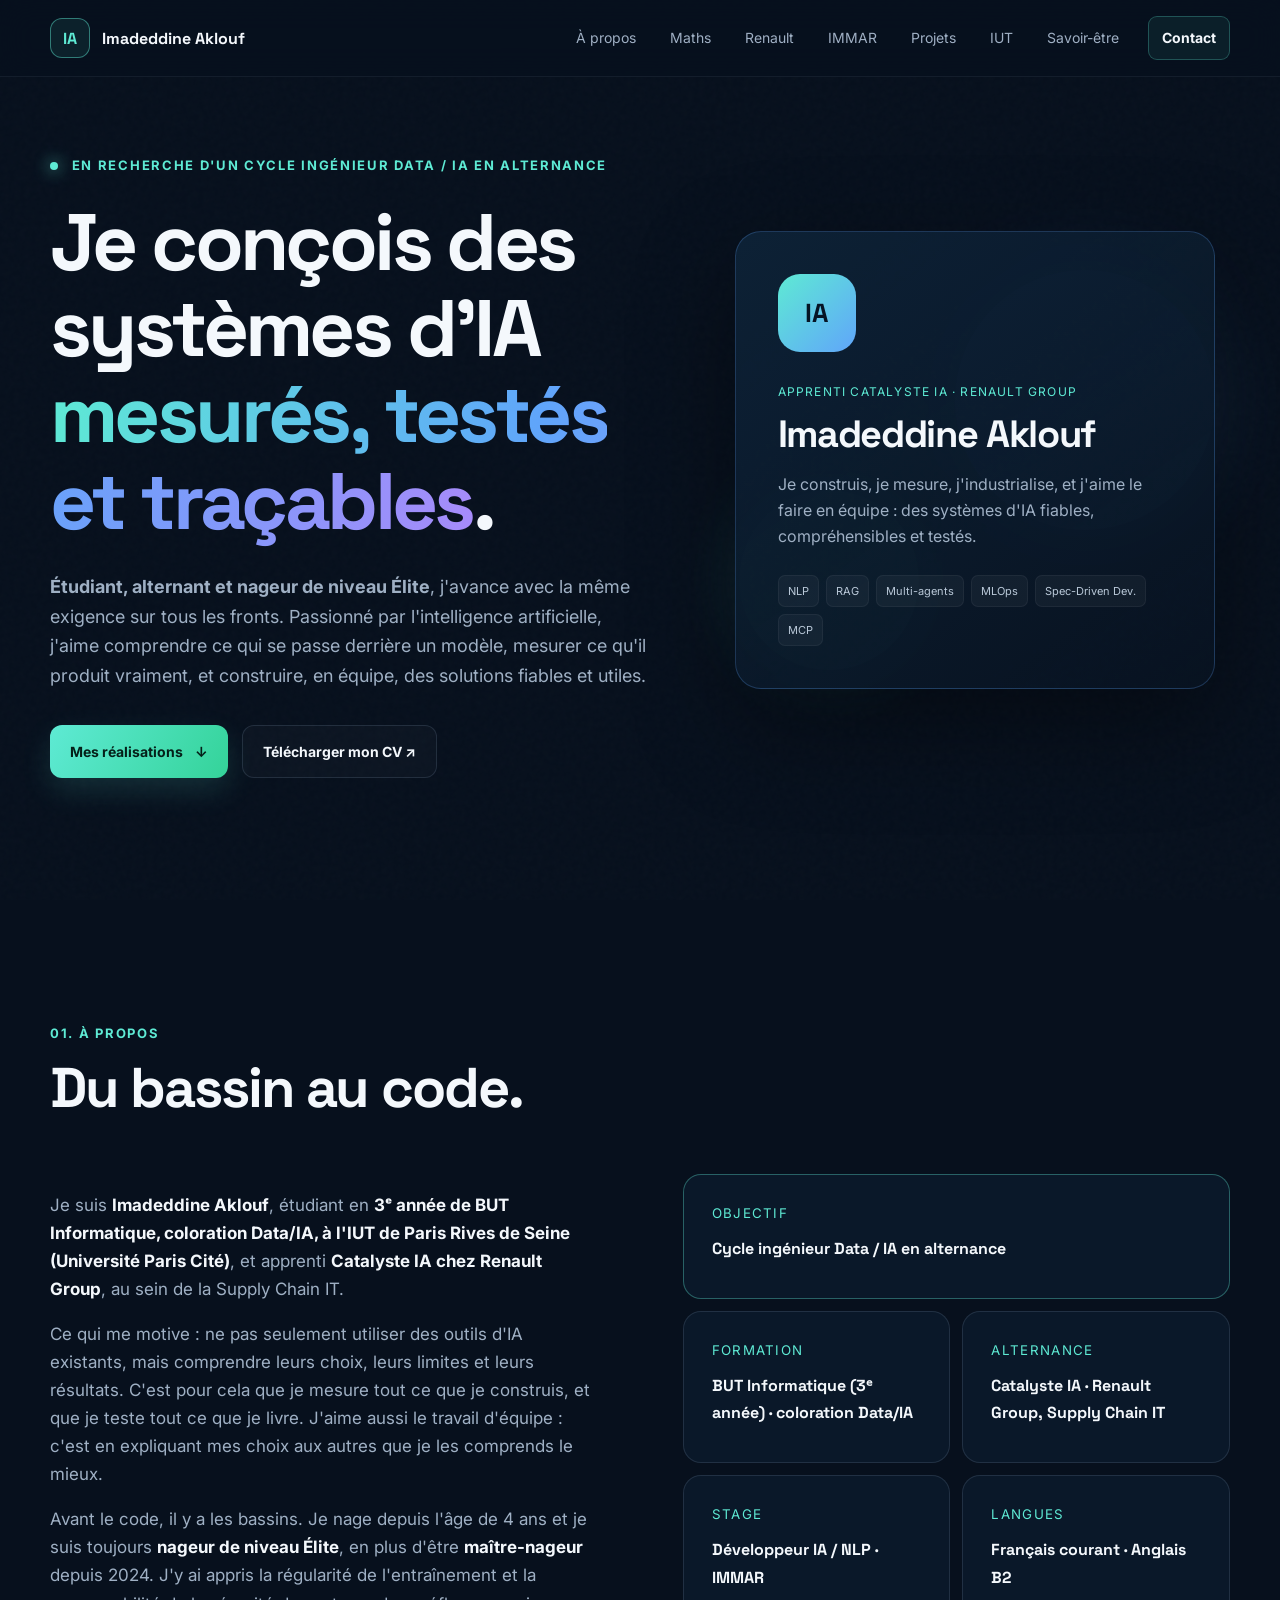
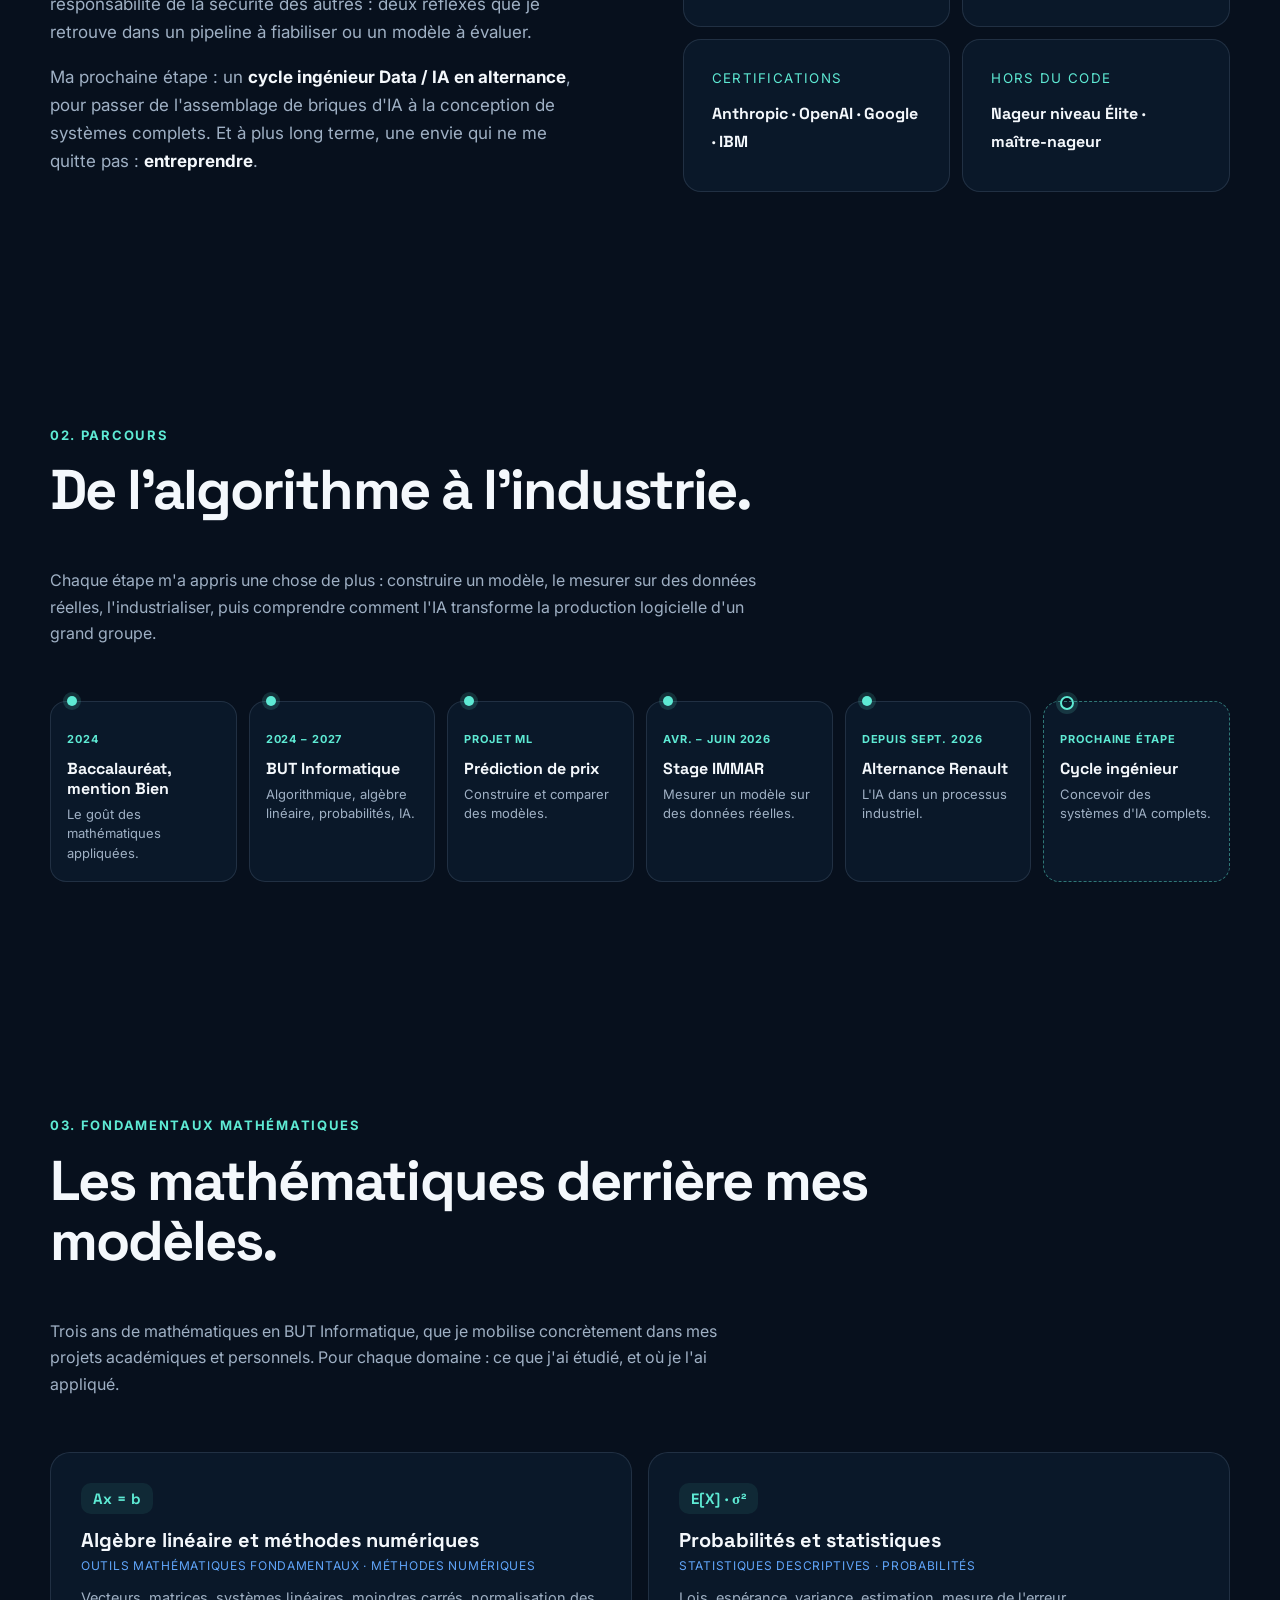
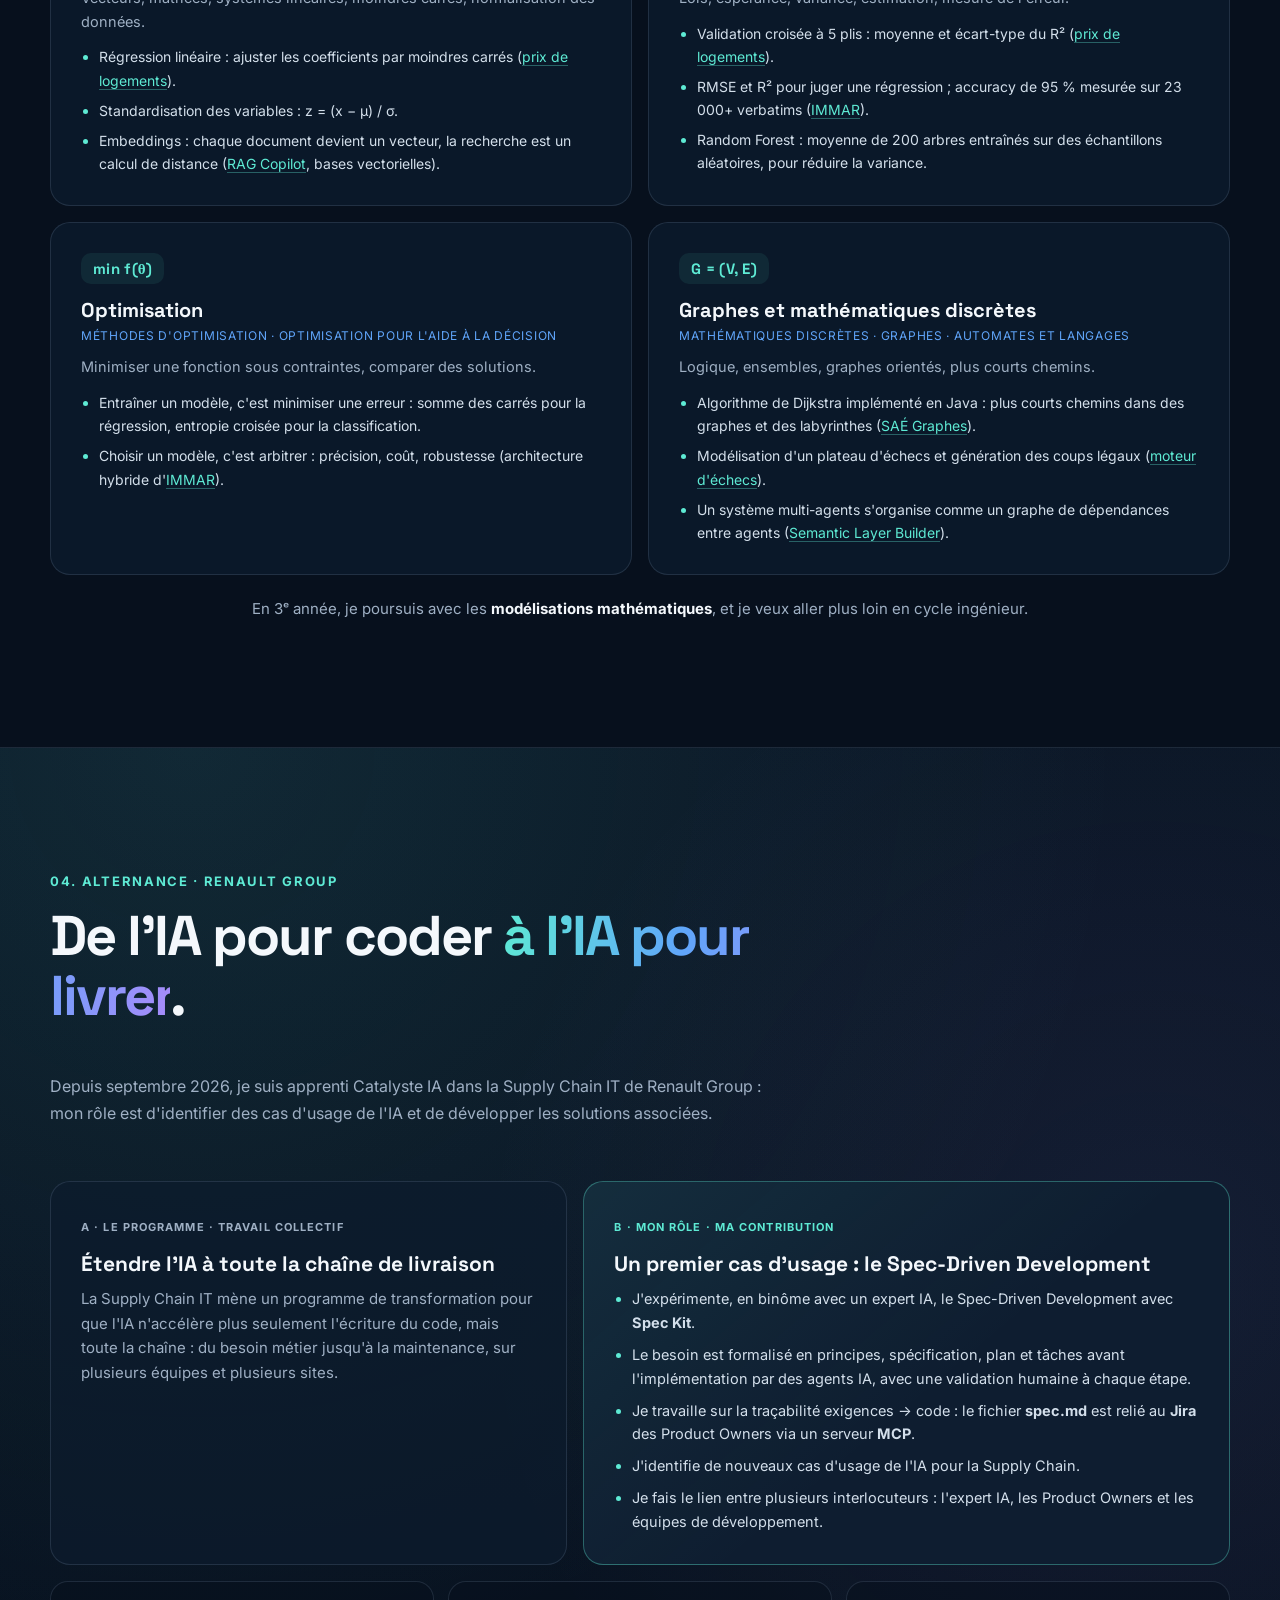
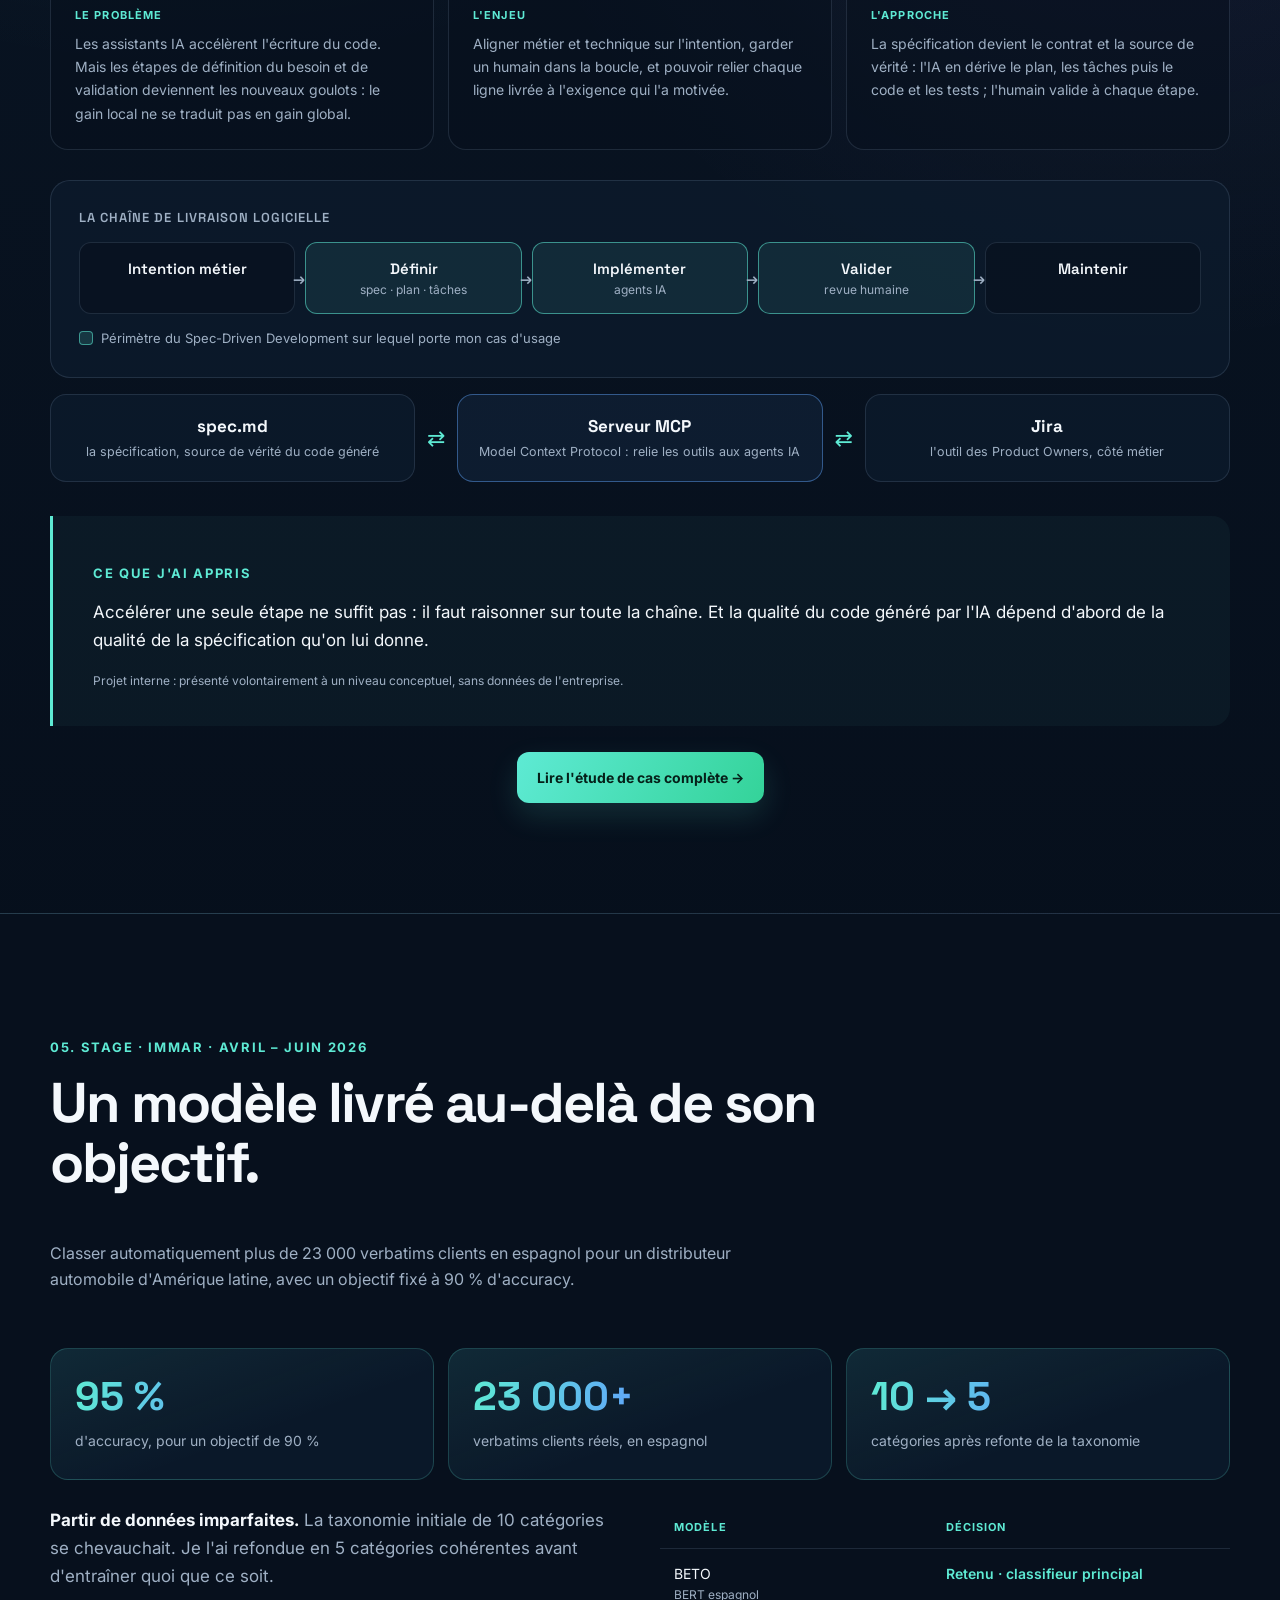
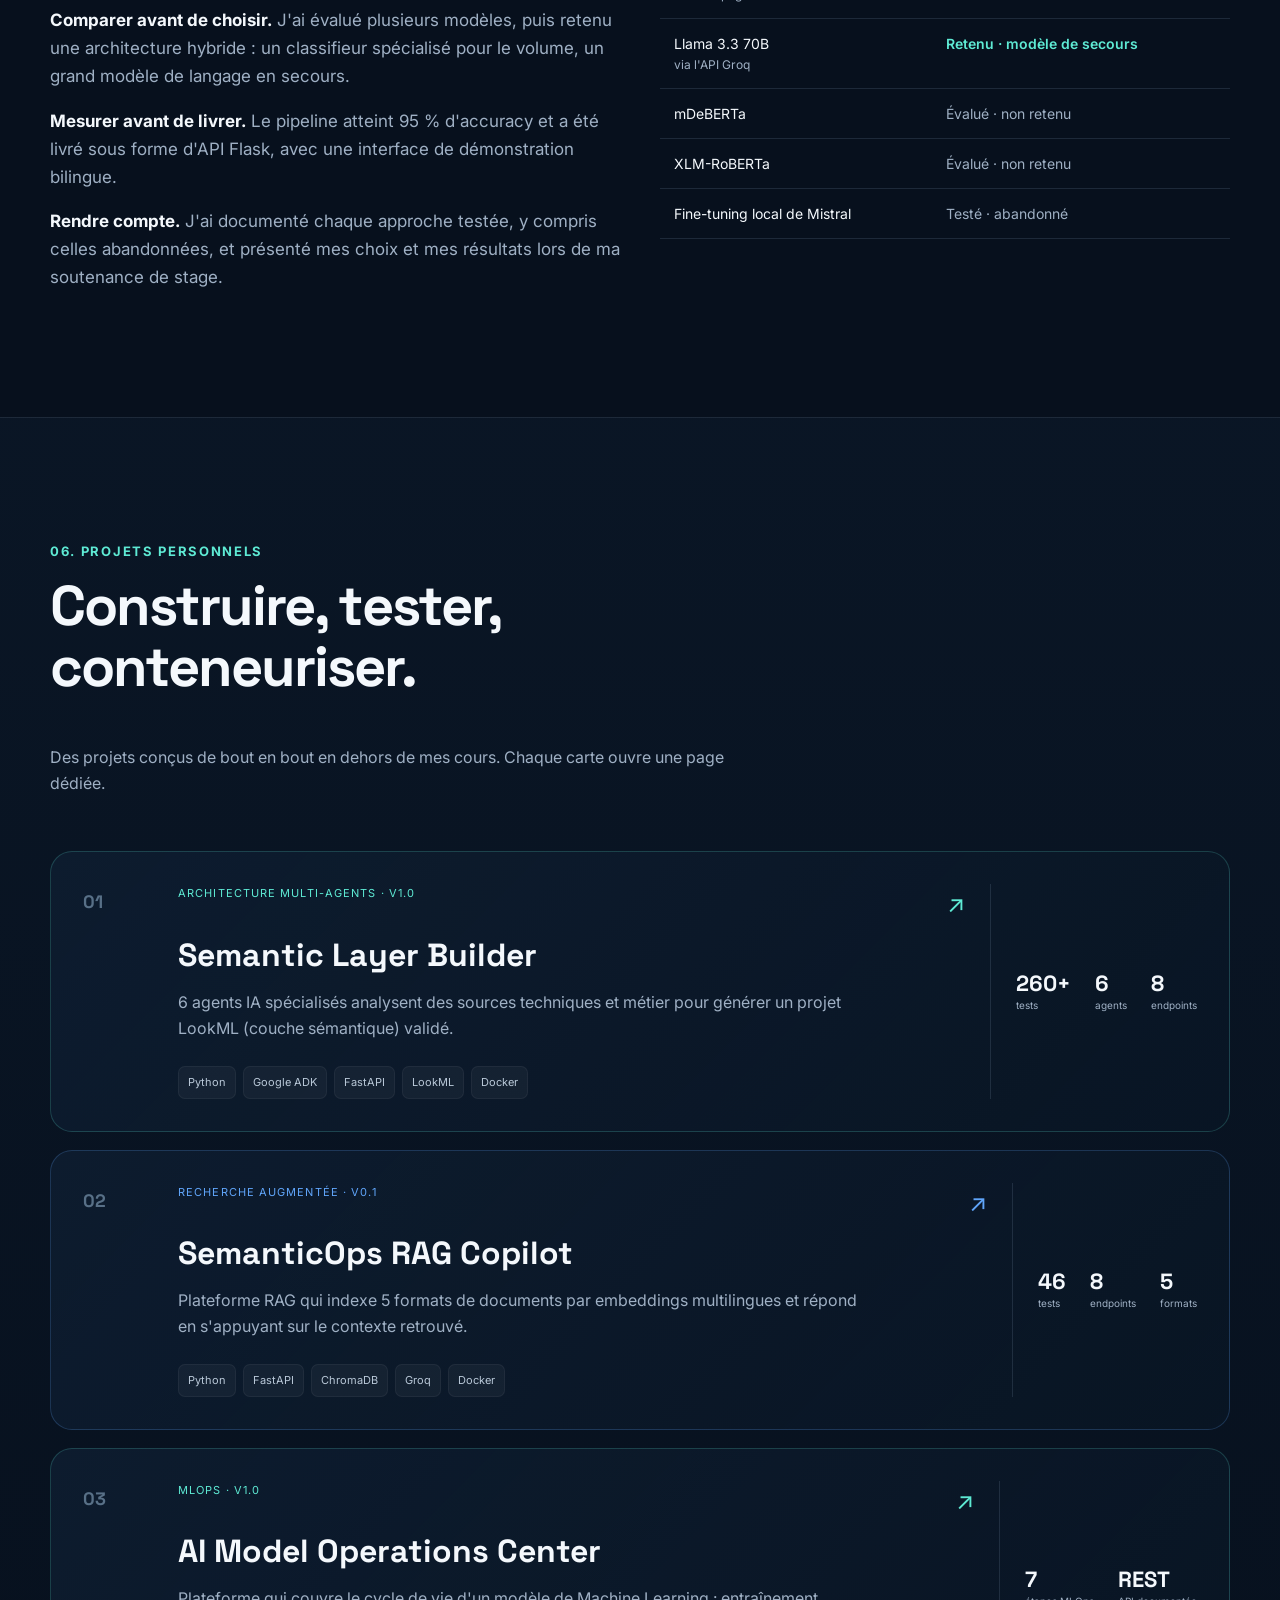
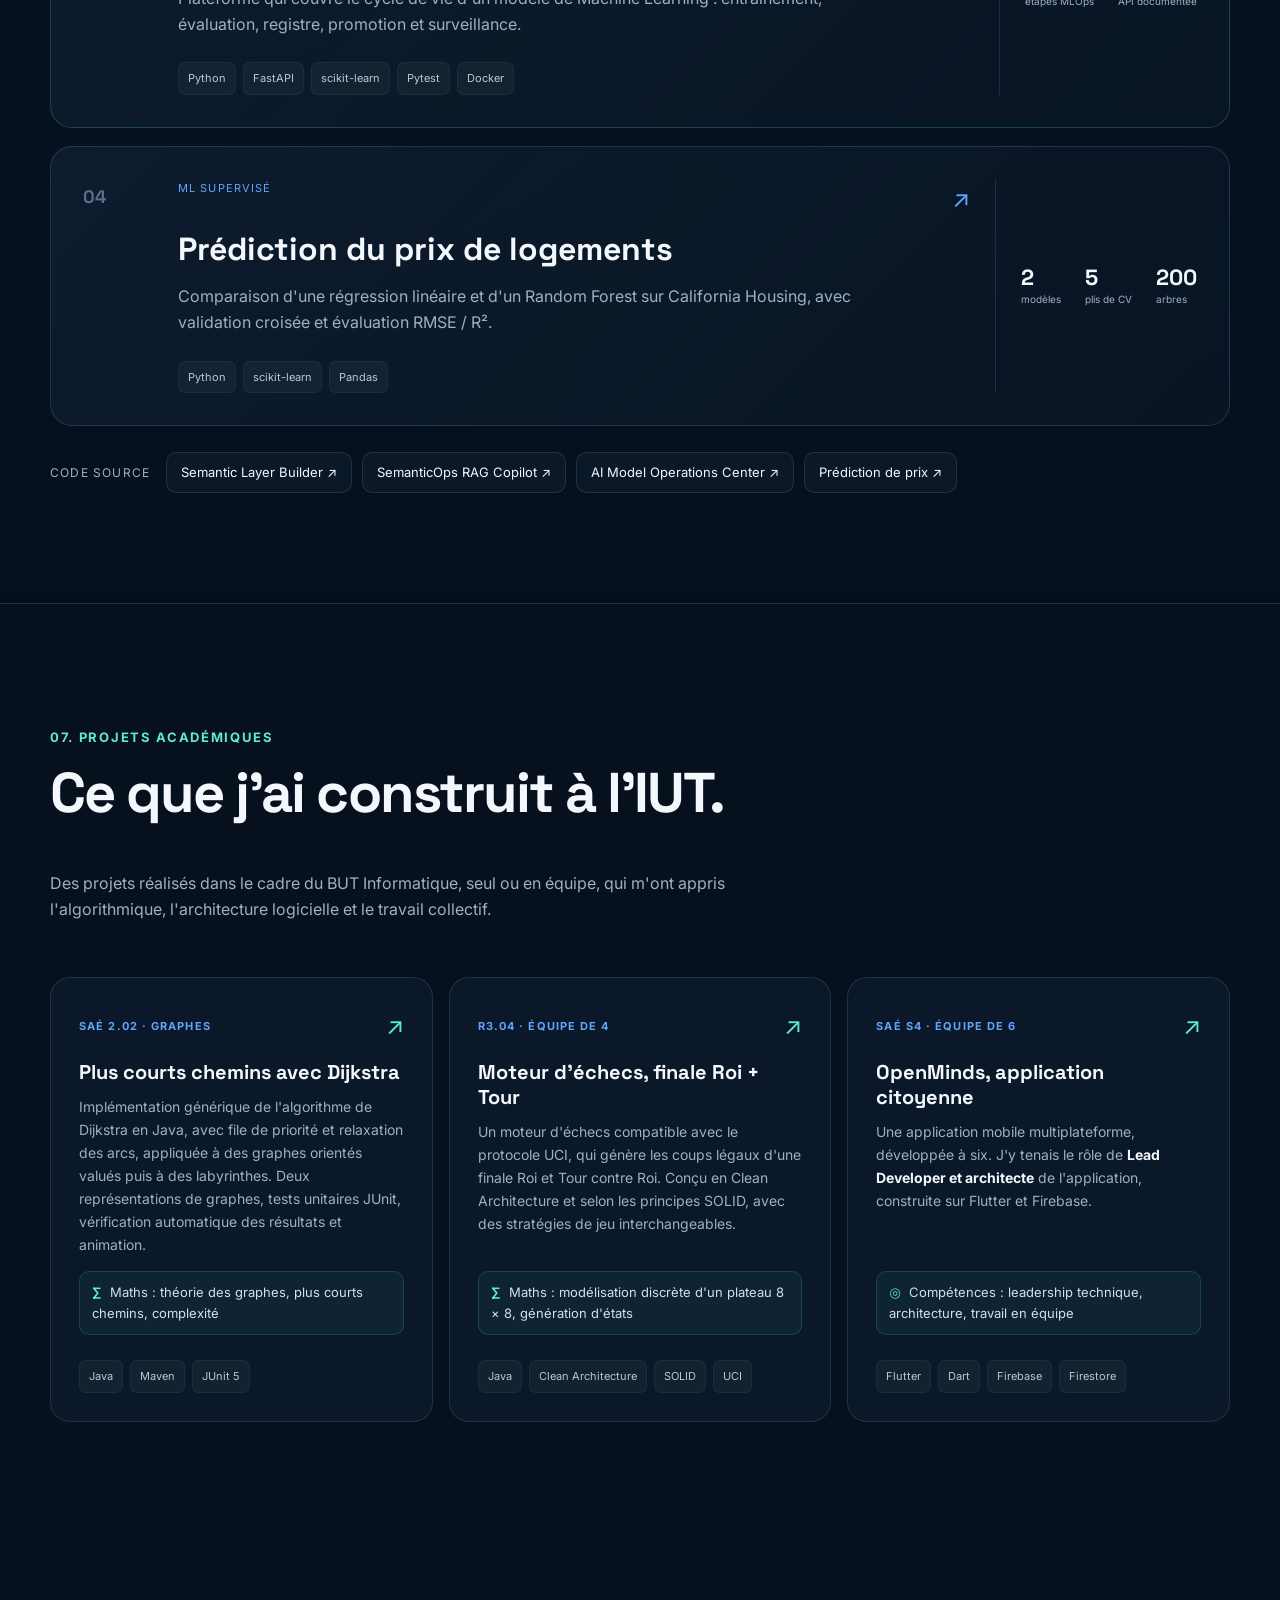
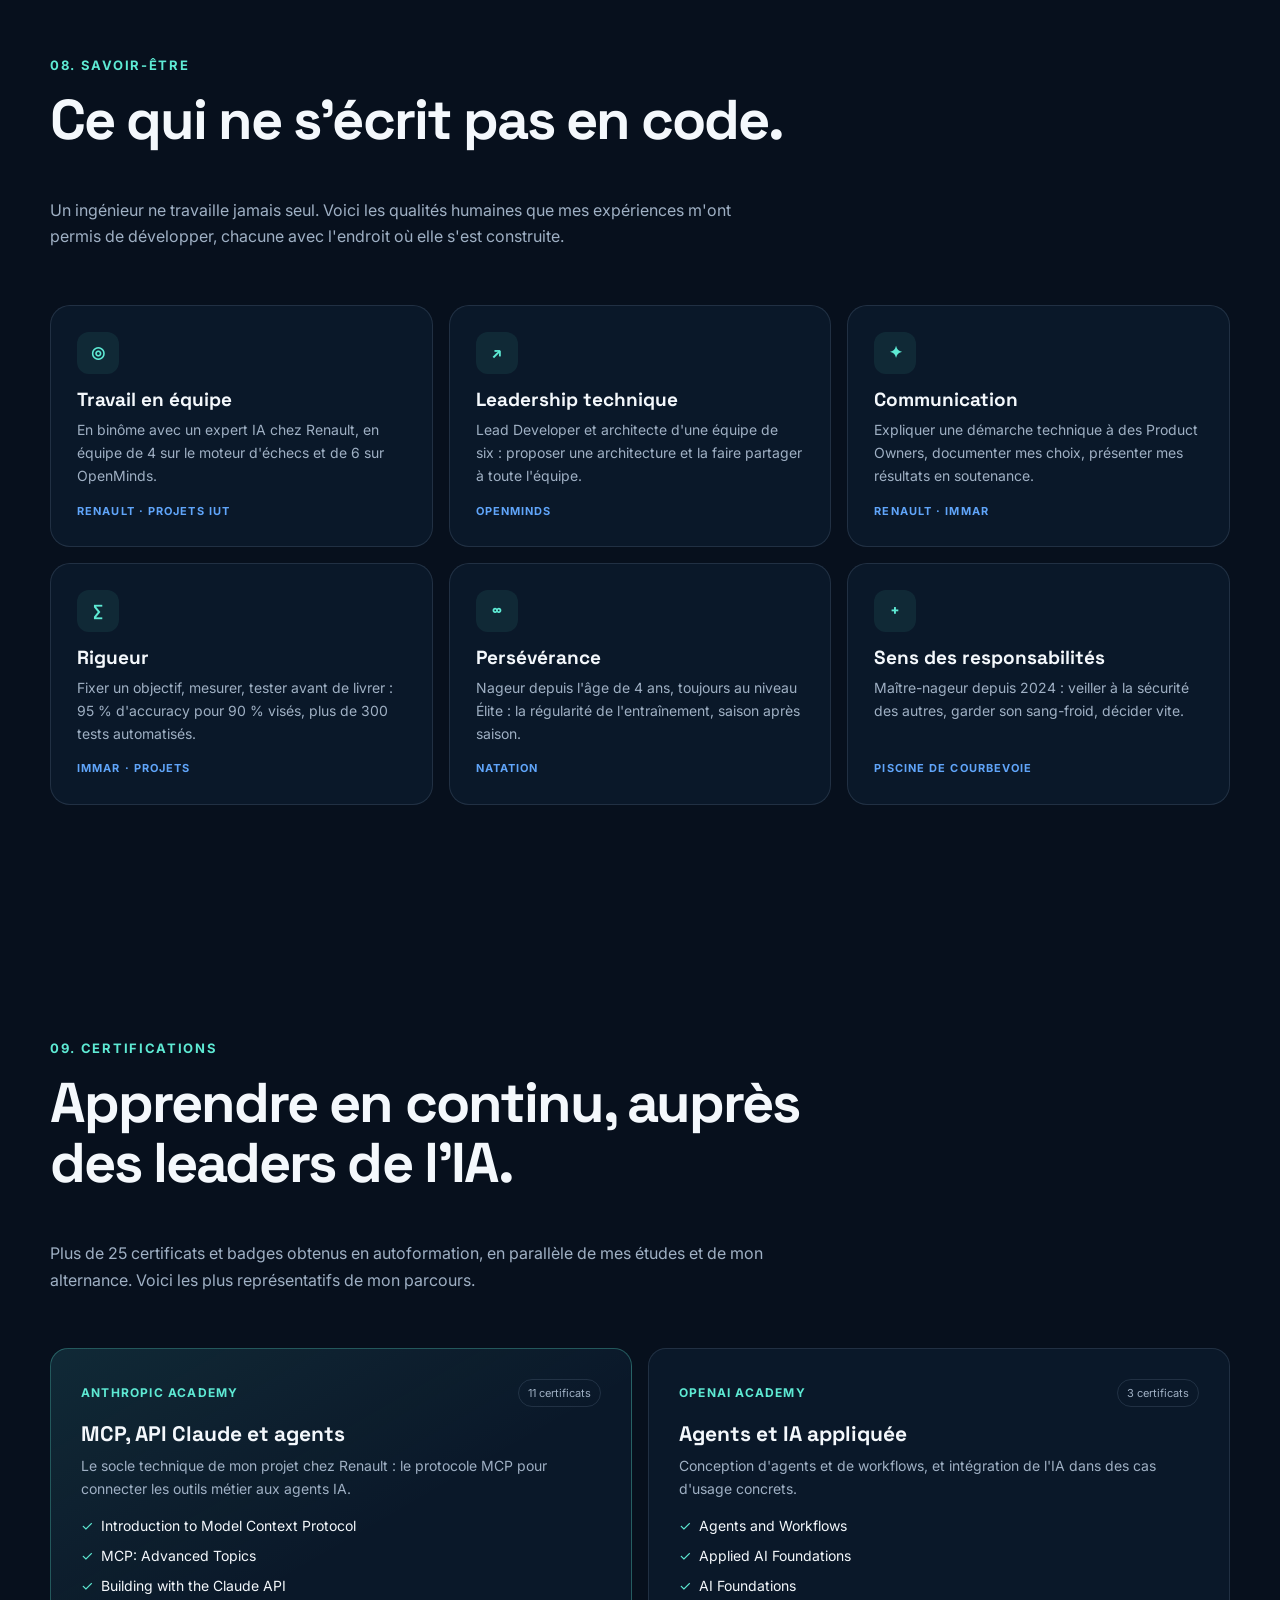
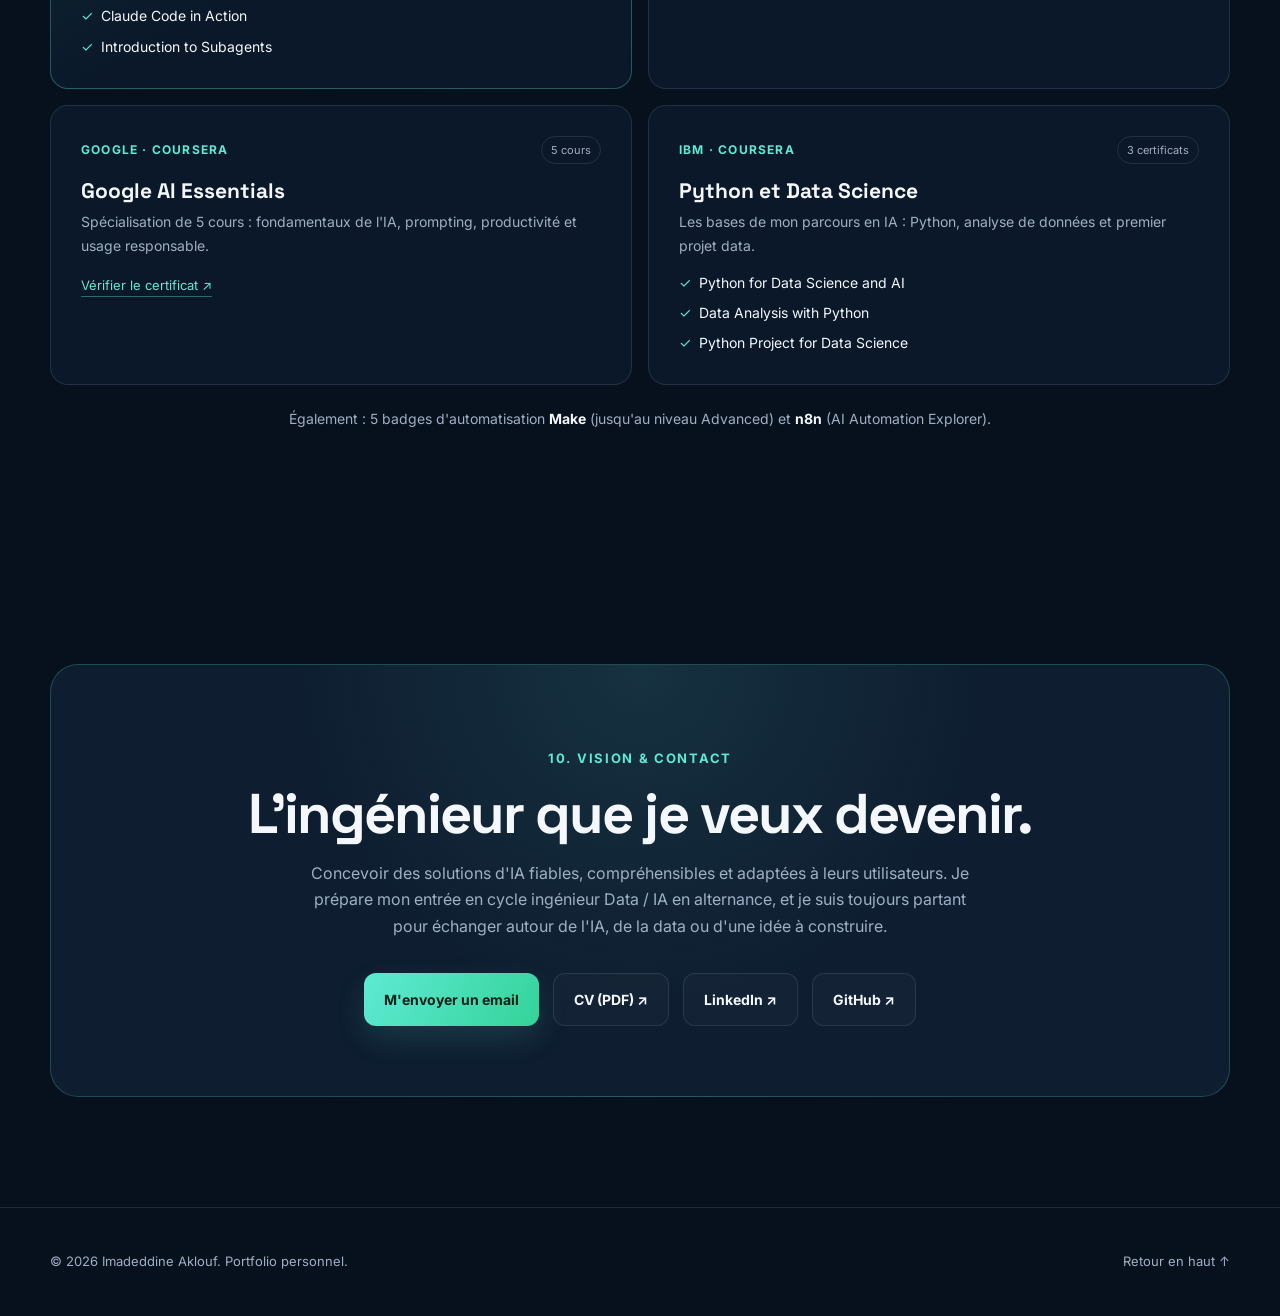
<file: index.html>
<!DOCTYPE html>
<html lang="fr">
<head>
  <meta charset="UTF-8">
  <meta name="viewport" content="width=device-width, initial-scale=1.0">
  <meta name="description" content="Portfolio d'Imadeddine Aklouf, apprenti Catalyste IA chez Renault Group et étudiant en BUT Informatique (Data/IA) : NLP mesuré, RAG, systèmes multi-agents, MLOps et IA appliquée au cycle de développement logiciel.">
  <meta name="theme-color" content="#07101d">
  <title>Imadeddine Aklouf | Portfolio</title>
  <link rel="preconnect" href="https://fonts.googleapis.com">
  <link rel="preconnect" href="https://fonts.gstatic.com" crossorigin>
  <link href="https://fonts.googleapis.com/css2?family=Inter:wght@400;500;600;700;800&family=Space+Grotesk:wght@500;600;700&display=swap" rel="stylesheet">
  <link rel="stylesheet" href="styles.css">
</head>
<body>
  <div class="noise" aria-hidden="true"></div>
  <header class="site-header" id="top">
    <nav class="nav container" aria-label="Navigation principale">
      <a class="brand" href="#top"><span class="brand-mark">IA</span><span>Imadeddine Aklouf</span></a>
      <button class="menu-button" type="button" aria-label="Ouvrir le menu" aria-expanded="false"><span></span><span></span><span></span></button>
      <div class="nav-links">
        <a href="#apropos">À propos</a><a href="#maths">Maths</a><a href="#alternance">Renault</a><a href="#immar">IMMAR</a><a href="#projets">Projets</a><a href="#academique">IUT</a><a href="#savoir-etre">Savoir-être</a><a class="nav-cta" href="#contact">Contact</a>
      </div>
    </nav>
  </header>

  <main>
    <section class="hero section container" id="accueil">
      <div class="hero-copy reveal">
        <p class="eyebrow"><span class="status-dot"></span> En recherche d'un cycle ingénieur Data / IA en alternance</p>
        <h1>Je conçois des systèmes d'IA <span class="gradient-text">mesurés, testés et traçables</span>.</h1>
        <p class="hero-text"><strong>Étudiant, alternant et nageur de niveau Élite</strong>, j'avance avec la même exigence sur tous les fronts. Passionné par l'intelligence artificielle, j'aime comprendre ce qui se passe derrière un modèle, mesurer ce qu'il produit vraiment, et construire, en équipe, des solutions fiables et utiles.</p>
        <div class="hero-actions"><a class="button button-primary" href="#alternance">Mes réalisations <span aria-hidden="true">↓</span></a><a class="button button-secondary" href="CV_Imadeddine_Aklouf.pdf" target="_blank" rel="noopener">Télécharger mon CV ↗</a></div>
      </div>
      <div class="hero-visual reveal" aria-label="Présentation">
        <div class="profile-card"><div class="profile-monogram">IA</div><p class="profile-role">Apprenti Catalyste IA · Renault Group</p><h2>Imadeddine Aklouf</h2><p>Je construis, je mesure, j'industrialise, et j'aime le faire en équipe&nbsp;: des systèmes d'IA fiables, compréhensibles et testés.</p><div class="profile-tags"><span>NLP</span><span>RAG</span><span>Multi-agents</span><span>MLOps</span><span>Spec-Driven Dev.</span><span>MCP</span></div></div>
        <div class="orb orb-one"></div><div class="orb orb-two"></div>
      </div>
    </section>

    <section class="section container" id="apropos">
      <div class="section-heading reveal"><p class="section-kicker">01. À propos</p><h2>Du bassin au code.</h2></div>
      <div class="about-grid">
        <div class="about-copy reveal">
          <p>Je suis <strong>Imadeddine Aklouf</strong>, étudiant en <strong>3ᵉ année de BUT Informatique, coloration Data/IA, à l'IUT de Paris Rives de Seine (Université Paris Cité)</strong>, et apprenti <strong>Catalyste IA chez Renault Group</strong>, au sein de la Supply Chain IT.</p>
          <p>Ce qui me motive&nbsp;: ne pas seulement utiliser des outils d'IA existants, mais comprendre leurs choix, leurs limites et leurs résultats. C'est pour cela que je mesure tout ce que je construis, et que je teste tout ce que je livre. J'aime aussi le travail d'équipe&nbsp;: c'est en expliquant mes choix aux autres que je les comprends le mieux.</p>
          <p>Avant le code, il y a les bassins. Je nage depuis l'âge de 4 ans et je suis toujours <strong>nageur de niveau Élite</strong>, en plus d'être <strong>maître-nageur</strong> depuis 2024. J'y ai appris la régularité de l'entraînement et la responsabilité de la sécurité des autres&nbsp;: deux réflexes que je retrouve dans un pipeline à fiabiliser ou un modèle à évaluer.</p>
          <p>Ma prochaine étape&nbsp;: un <strong>cycle ingénieur Data / IA en alternance</strong>, pour passer de l'assemblage de briques d'IA à la conception de systèmes complets. Et à plus long terme, une envie qui ne me quitte pas&nbsp;: <strong>entreprendre</strong>.</p>
        </div>
        <div class="bio-facts reveal">
          <article style="grid-column:1/-1;border-color:rgba(94,234,212,.35)"><small>Objectif</small><strong>Cycle ingénieur Data / IA en alternance</strong></article>
          <article><small>Formation</small><strong>BUT Informatique (3ᵉ année) · coloration Data/IA</strong></article>
          <article><small>Alternance</small><strong>Catalyste IA · Renault Group, Supply Chain IT</strong></article>
          <article><small>Stage</small><strong>Développeur IA / NLP · IMMAR</strong></article>
          <article><small>Langues</small><strong>Français courant · Anglais B2</strong></article>
          <article><small>Certifications</small><strong>Anthropic · OpenAI · Google · IBM</strong></article>
          <article><small>Hors du code</small><strong>Nageur niveau Élite · maître-nageur</strong></article>
        </div>
      </div>
    </section>

    <section class="section container" id="parcours">
      <div class="section-heading reveal"><p class="section-kicker">02. Parcours</p><h2>De l'algorithme à l'industrie.</h2><p class="section-intro">Chaque étape m'a appris une chose de plus&nbsp;: construire un modèle, le mesurer sur des données réelles, l'industrialiser, puis comprendre comment l'IA transforme la production logicielle d'un grand groupe.</p></div>
      <ol class="timeline reveal">
        <li><span>2024</span><h4>Baccalauréat, mention Bien</h4><p>Le goût des mathématiques appliquées.</p></li>
        <li><span>2024 – 2027</span><h4>BUT Informatique</h4><p>Algorithmique, algèbre linéaire, probabilités, IA.</p></li>
        <li><span>Projet ML</span><h4>Prédiction de prix</h4><p>Construire et comparer des modèles.</p></li>
        <li><span>Avr. – juin 2026</span><h4>Stage IMMAR</h4><p>Mesurer un modèle sur des données réelles.</p></li>
        <li><span>Depuis sept. 2026</span><h4>Alternance Renault</h4><p>L'IA dans un processus industriel.</p></li>
        <li class="next"><span>Prochaine étape</span><h4>Cycle ingénieur</h4><p>Concevoir des systèmes d'IA complets.</p></li>
      </ol>
    </section>


    <section class="section container" id="maths">
      <div class="section-heading reveal"><p class="section-kicker">03. Fondamentaux mathématiques</p><h2>Les mathématiques derrière mes modèles.</h2><p class="section-intro">Trois ans de mathématiques en BUT Informatique, que je mobilise concrètement dans mes projets académiques et personnels. Pour chaque domaine&nbsp;: ce que j'ai étudié, et où je l'ai appliqué.</p></div>
      <div class="math-grid">
        <article class="math-card reveal"><div class="math-sym">Ax = b</div><h3>Algèbre linéaire et méthodes numériques</h3><p class="math-src">Outils mathématiques fondamentaux · Méthodes numériques</p><p>Vecteurs, matrices, systèmes linéaires, moindres carrés, normalisation des données.</p><ul><li>Régression linéaire&nbsp;: ajuster les coefficients par moindres carrés (<a href="project-housing-price-prediction.html">prix de logements</a>).</li><li>Standardisation des variables&nbsp;: z = (x − μ) / σ.</li><li>Embeddings&nbsp;: chaque document devient un vecteur, la recherche est un calcul de distance (<a href="project-semanticops-rag-copilot.html">RAG Copilot</a>, bases vectorielles).</li></ul></article>
        <article class="math-card reveal"><div class="math-sym">E[X] · σ²</div><h3>Probabilités et statistiques</h3><p class="math-src">Statistiques descriptives · Probabilités</p><p>Lois, espérance, variance, estimation, mesure de l'erreur.</p><ul><li>Validation croisée à 5 plis&nbsp;: moyenne et écart-type du R² (<a href="project-housing-price-prediction.html">prix de logements</a>).</li><li>RMSE et R² pour juger une régression&nbsp;; accuracy de 95&nbsp;% mesurée sur 23 000+ verbatims (<a href="#immar">IMMAR</a>).</li><li>Random Forest&nbsp;: moyenne de 200 arbres entraînés sur des échantillons aléatoires, pour réduire la variance.</li></ul></article>
        <article class="math-card reveal"><div class="math-sym">min f(θ)</div><h3>Optimisation</h3><p class="math-src">Méthodes d'optimisation · Optimisation pour l'aide à la décision</p><p>Minimiser une fonction sous contraintes, comparer des solutions.</p><ul><li>Entraîner un modèle, c'est minimiser une erreur&nbsp;: somme des carrés pour la régression, entropie croisée pour la classification.</li><li>Choisir un modèle, c'est arbitrer&nbsp;: précision, coût, robustesse (architecture hybride d'<a href="#immar">IMMAR</a>).</li></ul></article>
        <article class="math-card reveal"><div class="math-sym">G = (V, E)</div><h3>Graphes et mathématiques discrètes</h3><p class="math-src">Mathématiques discrètes · Graphes · Automates et langages</p><p>Logique, ensembles, graphes orientés, plus courts chemins.</p><ul><li>Algorithme de Dijkstra implémenté en Java&nbsp;: plus courts chemins dans des graphes et des labyrinthes (<a href="#academique">SAÉ Graphes</a>).</li><li>Modélisation d'un plateau d'échecs et génération des coups légaux (<a href="#academique">moteur d'échecs</a>).</li><li>Un système multi-agents s'organise comme un graphe de dépendances entre agents (<a href="project-semantic-layer-builder.html">Semantic Layer Builder</a>).</li></ul></article>
      </div>
      <p class="math-note reveal">En 3ᵉ année, je poursuis avec les <strong>modélisations mathématiques</strong>, et je veux aller plus loin en cycle ingénieur.</p>
    </section>

    <section class="section alt-section" id="alternance">
      <div class="container">
        <div class="section-heading reveal"><p class="section-kicker">04. Alternance · Renault Group</p><h2>De l'IA pour coder <span class="gradient-text">à l'IA pour livrer</span>.</h2><p class="section-intro">Depuis septembre 2026, je suis apprenti Catalyste IA dans la Supply Chain IT de Renault Group&nbsp;: mon rôle est d'identifier des cas d'usage de l'IA et de développer les solutions associées.</p></div>

        <div class="layers reveal">
          <article class="layer"><span class="layer-tag">A · Le programme · travail collectif</span><h3>Étendre l'IA à toute la chaîne de livraison</h3><p>La Supply Chain IT mène un programme de transformation pour que l'IA n'accélère plus seulement l'écriture du code, mais toute la chaîne&nbsp;: du besoin métier jusqu'à la maintenance, sur plusieurs équipes et plusieurs sites.</p></article>
          <article class="layer layer-me"><span class="layer-tag">B · Mon rôle · ma contribution</span><h3>Un premier cas d'usage&nbsp;: le Spec-Driven Development</h3><ul><li>J'expérimente, en binôme avec un expert IA, le Spec-Driven Development avec <strong>Spec Kit</strong>.</li><li>Le besoin est formalisé en principes, spécification, plan et tâches avant l'implémentation par des agents IA, avec une validation humaine à chaque étape.</li><li>Je travaille sur la traçabilité exigences → code&nbsp;: le fichier <strong>spec.md</strong> est relié au <strong>Jira</strong> des Product Owners via un serveur <strong>MCP</strong>.</li><li>J'identifie de nouveaux cas d'usage de l'IA pour la Supply Chain.</li><li>Je fais le lien entre plusieurs interlocuteurs&nbsp;: l'expert IA, les Product Owners et les équipes de développement.</li></ul></article>
        </div>

        <div class="case-grid">
          <article class="case-block reveal"><small>Le problème</small><p>Les assistants IA accélèrent l'écriture du code. Mais les étapes de définition du besoin et de validation deviennent les nouveaux goulots&nbsp;: le gain local ne se traduit pas en gain global.</p></article>
          <article class="case-block reveal"><small>L'enjeu</small><p>Aligner métier et technique sur l'intention, garder un humain dans la boucle, et pouvoir relier chaque ligne livrée à l'exigence qui l'a motivée.</p></article>
          <article class="case-block reveal"><small>L'approche</small><p>La spécification devient le contrat et la source de vérité&nbsp;: l'IA en dérive le plan, les tâches puis le code et les tests&nbsp;; l'humain valide à chaque étape.</p></article>
        </div>

        <div class="chain reveal" aria-label="La chaîne de livraison logicielle">
          <p class="chain-title">La chaîne de livraison logicielle</p>
          <div class="chain-row">
            <div class="chain-step">Intention métier</div>
            <div class="chain-step mine">Définir<small>spec · plan · tâches</small></div>
            <div class="chain-step mine">Implémenter<small>agents IA</small></div>
            <div class="chain-step mine">Valider<small>revue humaine</small></div>
            <div class="chain-step">Maintenir</div>
          </div>
          <p class="chain-note"><span class="chain-swatch"></span> Périmètre du Spec-Driven Development sur lequel porte mon cas d'usage</p>
        </div>

        <div class="trace reveal" aria-label="Traçabilité spec.md, MCP, Jira">
          <div class="trace-node"><strong>spec.md</strong><span>la spécification, source de vérité du code généré</span></div>
          <div class="trace-link">⇄</div>
          <div class="trace-node trace-mid"><strong>Serveur MCP</strong><span>Model Context Protocol&nbsp;: relie les outils aux agents IA</span></div>
          <div class="trace-link">⇄</div>
          <div class="trace-node"><strong>Jira</strong><span>l'outil des Product Owners, côté métier</span></div>
        </div>

        <div class="alt-learning reveal">
          <p class="section-kicker">Ce que j'ai appris</p>
          <p>Accélérer une seule étape ne suffit pas&nbsp;: il faut raisonner sur toute la chaîne. Et la qualité du code généré par l'IA dépend d'abord de la qualité de la spécification qu'on lui donne.</p>
          <small>Projet interne&nbsp;: présenté volontairement à un niveau conceptuel, sans données de l'entreprise.</small>
        </div>
        <div class="case-cta reveal"><a class="button button-primary" href="project-renault-ai-sdlc.html">Lire l'étude de cas complète →</a></div>
      </div>
    </section>

    <section class="section container" id="immar">
      <div class="section-heading reveal"><p class="section-kicker">05. Stage · IMMAR · avril – juin 2026</p><h2>Un modèle livré au-delà de son objectif.</h2><p class="section-intro">Classer automatiquement plus de 23 000 verbatims clients en espagnol pour un distributeur automobile d'Amérique latine, avec un objectif fixé à 90&nbsp;% d'accuracy.</p></div>
      <div class="alt-kpis reveal" style="margin:0 0 26px">
        <div><strong>95&nbsp;%</strong><span>d'accuracy, pour un objectif de 90&nbsp;%</span></div>
        <div><strong>23 000+</strong><span>verbatims clients réels, en espagnol</span></div>
        <div><strong>10 → 5</strong><span>catégories après refonte de la taxonomie</span></div>
      </div>
      <div class="immar-grid">
        <div class="about-copy reveal">
          <p><strong>Partir de données imparfaites.</strong> La taxonomie initiale de 10 catégories se chevauchait. Je l'ai refondue en 5 catégories cohérentes avant d'entraîner quoi que ce soit.</p>
          <p><strong>Comparer avant de choisir.</strong> J'ai évalué plusieurs modèles, puis retenu une architecture hybride&nbsp;: un classifieur spécialisé pour le volume, un grand modèle de langage en secours.</p>
          <p><strong>Mesurer avant de livrer.</strong> Le pipeline atteint 95&nbsp;% d'accuracy et a été livré sous forme d'API Flask, avec une interface de démonstration bilingue.</p>
          <p><strong>Rendre compte.</strong> J'ai documenté chaque approche testée, y compris celles abandonnées, et présenté mes choix et mes résultats lors de ma soutenance de stage.</p>
        </div>
        <div class="reveal">
          <table class="model-table">
            <thead><tr><th>Modèle</th><th>Décision</th></tr></thead>
            <tbody>
              <tr><td>BETO <small>BERT espagnol</small></td><td class="ok">Retenu · classifieur principal</td></tr>
              <tr><td>Llama 3.3 70B <small>via l'API Groq</small></td><td class="ok">Retenu · modèle de secours</td></tr>
              <tr><td>mDeBERTa</td><td>Évalué · non retenu</td></tr>
              <tr><td>XLM-RoBERTa</td><td>Évalué · non retenu</td></tr>
              <tr><td>Fine-tuning local de Mistral</td><td>Testé · abandonné</td></tr>
            </tbody>
          </table>
        </div>
      </div>
    </section>

    <section class="section projects-home" id="projets">
      <div class="container">
      <div class="section-heading reveal"><p class="section-kicker">06. Projets personnels</p><h2>Construire, tester, conteneuriser.</h2><p class="section-intro">Des projets conçus de bout en bout en dehors de mes cours. Chaque carte ouvre une page dédiée.</p></div>
      <div class="project-list">
          <a class="project-list-card reveal" href="project-semantic-layer-builder.html" aria-label="Découvrir Semantic Layer Builder">
            <div class="project-list-number">01</div>
            <div class="project-list-content"><div class="project-list-top"><span class="project-status">Architecture multi-agents · v1.0</span><span class="project-arrow">↗</span></div><h3>Semantic Layer Builder</h3><p>6 agents IA spécialisés analysent des sources techniques et métier pour générer un projet LookML (couche sémantique) validé.</p><div class="project-stack"><span>Python</span><span>Google ADK</span><span>FastAPI</span><span>LookML</span><span>Docker</span></div></div>
            <div class="project-list-metrics"><div><strong>260+</strong><span>tests</span></div><div><strong>6</strong><span>agents</span></div><div><strong>8</strong><span>endpoints</span></div></div>
          </a>
          <a class="project-list-card reveal project-blue" href="project-semanticops-rag-copilot.html" aria-label="Découvrir SemanticOps RAG Copilot">
            <div class="project-list-number">02</div>
            <div class="project-list-content"><div class="project-list-top"><span class="project-status">Recherche augmentée · v0.1</span><span class="project-arrow">↗</span></div><h3>SemanticOps RAG Copilot</h3><p>Plateforme RAG qui indexe 5 formats de documents par embeddings multilingues et répond en s'appuyant sur le contexte retrouvé.</p><div class="project-stack"><span>Python</span><span>FastAPI</span><span>ChromaDB</span><span>Groq</span><span>Docker</span></div></div>
            <div class="project-list-metrics"><div><strong>46</strong><span>tests</span></div><div><strong>8</strong><span>endpoints</span></div><div><strong>5</strong><span>formats</span></div></div>
          </a>
          <a class="project-list-card reveal" href="project-ai-model-operations-center.html" aria-label="Découvrir AI Model Operations Center">
            <div class="project-list-number">03</div>
            <div class="project-list-content"><div class="project-list-top"><span class="project-status">MLOps · v1.0</span><span class="project-arrow">↗</span></div><h3>AI Model Operations Center</h3><p>Plateforme qui couvre le cycle de vie d'un modèle de Machine Learning&nbsp;: entraînement, évaluation, registre, promotion et surveillance.</p><div class="project-stack"><span>Python</span><span>FastAPI</span><span>scikit-learn</span><span>Pytest</span><span>Docker</span></div></div>
            <div class="project-list-metrics"><div><strong>7</strong><span>étapes MLOps</span></div><div><strong>REST</strong><span>API documentée</span></div></div>
          </a>
          <a class="project-list-card reveal project-blue" href="project-housing-price-prediction.html" aria-label="Découvrir Prédiction du prix de logements">
            <div class="project-list-number">04</div>
            <div class="project-list-content"><div class="project-list-top"><span class="project-status">ML supervisé</span><span class="project-arrow">↗</span></div><h3>Prédiction du prix de logements</h3><p>Comparaison d'une régression linéaire et d'un Random Forest sur California Housing, avec validation croisée et évaluation RMSE / R².</p><div class="project-stack"><span>Python</span><span>scikit-learn</span><span>Pandas</span></div></div>
            <div class="project-list-metrics"><div><strong>2</strong><span>modèles</span></div><div><strong>5</strong><span>plis de CV</span></div><div><strong>200</strong><span>arbres</span></div></div>
          </a>
      </div>
      <div class="repo-links reveal"><span>Code source</span><a href="https://github.com/ImadeddineAklouf/Semantique_layer_agent" target="_blank" rel="noopener noreferrer">Semantic Layer Builder ↗</a><a href="https://github.com/ImadeddineAklouf/SemanticOps-rag-copilot" target="_blank" rel="noopener noreferrer">SemanticOps RAG Copilot ↗</a><a href="https://github.com/ImadeddineAklouf/ai-model-operations-center" target="_blank" rel="noopener noreferrer">AI Model Operations Center ↗</a><a href="https://github.com/AKLOUF/Prediction-du-prix-de-logements" target="_blank" rel="noopener noreferrer">Prédiction de prix ↗</a></div>
      </div>
    </section>


    <section class="section container" id="academique">
      <div class="section-heading reveal"><p class="section-kicker">07. Projets académiques</p><h2>Ce que j'ai construit à l'IUT.</h2><p class="section-intro">Des projets réalisés dans le cadre du BUT Informatique, seul ou en équipe, qui m'ont appris l'algorithmique, l'architecture logicielle et le travail collectif.</p></div>
      <div class="acad-grid">
        <a class="acad-card reveal" href="https://github.com/AKLOUF/SAE_JAVA" target="_blank" rel="noopener noreferrer"><div class="acad-top"><span class="acad-tag">SAÉ 2.02 · Graphes</span><span class="project-arrow">↗</span></div><h3>Plus courts chemins avec Dijkstra</h3><p>Implémentation générique de l'algorithme de Dijkstra en Java, avec file de priorité et relaxation des arcs, appliquée à des graphes orientés valués puis à des labyrinthes. Deux représentations de graphes, tests unitaires JUnit, vérification automatique des résultats et animation.</p><div class="acad-math"><span>∑</span> Maths&nbsp;: théorie des graphes, plus courts chemins, complexité</div><div class="project-stack"><span>Java</span><span>Maven</span><span>JUnit 5</span></div></a>
        <a class="acad-card reveal" href="https://github.com/AKLOUF/Jeu_d-echec_205-206" target="_blank" rel="noopener noreferrer"><div class="acad-top"><span class="acad-tag">R3.04 · Équipe de 4</span><span class="project-arrow">↗</span></div><h3>Moteur d'échecs, finale Roi + Tour</h3><p>Un moteur d'échecs compatible avec le protocole UCI, qui génère les coups légaux d'une finale Roi et Tour contre Roi. Conçu en Clean Architecture et selon les principes SOLID, avec des stratégies de jeu interchangeables.</p><div class="acad-math"><span>∑</span> Maths&nbsp;: modélisation discrète d'un plateau 8 × 8, génération d'états</div><div class="project-stack"><span>Java</span><span>Clean Architecture</span><span>SOLID</span><span>UCI</span></div></a>
        <a class="acad-card reveal" href="https://github.com/AKLOUF/SAE_S4" target="_blank" rel="noopener noreferrer"><div class="acad-top"><span class="acad-tag">SAÉ S4 · Équipe de 6</span><span class="project-arrow">↗</span></div><h3>OpenMinds, application citoyenne</h3><p>Une application mobile multiplateforme, développée à six. J'y tenais le rôle de <strong>Lead Developer et architecte</strong> de l'application, construite sur Flutter et Firebase.</p><div class="acad-math"><span>◎</span> Compétences&nbsp;: leadership technique, architecture, travail en équipe</div><div class="project-stack"><span>Flutter</span><span>Dart</span><span>Firebase</span><span>Firestore</span></div></a>
      </div>
    </section>


    <section class="section container" id="savoir-etre">
      <div class="section-heading reveal"><p class="section-kicker">08. Savoir-être</p><h2>Ce qui ne s'écrit pas en code.</h2><p class="section-intro">Un ingénieur ne travaille jamais seul. Voici les qualités humaines que mes expériences m'ont permis de développer, chacune avec l'endroit où elle s'est construite.</p></div>
      <div class="soft-grid">
        <article class="soft-card reveal"><div class="soft-icon">◎</div><h3>Travail en équipe</h3><p>En binôme avec un expert IA chez Renault, en équipe de 4 sur le moteur d'échecs et de 6 sur OpenMinds.</p><small>Renault · projets IUT</small></article>
        <article class="soft-card reveal"><div class="soft-icon">↗</div><h3>Leadership technique</h3><p>Lead Developer et architecte d'une équipe de six&nbsp;: proposer une architecture et la faire partager à toute l'équipe.</p><small>OpenMinds</small></article>
        <article class="soft-card reveal"><div class="soft-icon">✦</div><h3>Communication</h3><p>Expliquer une démarche technique à des Product Owners, documenter mes choix, présenter mes résultats en soutenance.</p><small>Renault · IMMAR</small></article>
        <article class="soft-card reveal"><div class="soft-icon">∑</div><h3>Rigueur</h3><p>Fixer un objectif, mesurer, tester avant de livrer&nbsp;: 95&nbsp;% d'accuracy pour 90&nbsp;% visés, plus de 300 tests automatisés.</p><small>IMMAR · projets</small></article>
        <article class="soft-card reveal"><div class="soft-icon">∞</div><h3>Persévérance</h3><p>Nageur depuis l'âge de 4 ans, toujours au niveau Élite&nbsp;: la régularité de l'entraînement, saison après saison.</p><small>Natation</small></article>
        <article class="soft-card reveal"><div class="soft-icon">+</div><h3>Sens des responsabilités</h3><p>Maître-nageur depuis 2024&nbsp;: veiller à la sécurité des autres, garder son sang-froid, décider vite.</p><small>Piscine de Courbevoie</small></article>
      </div>
    </section>

    <section class="section container" id="certifications">
      <div class="section-heading reveal"><p class="section-kicker">09. Certifications</p><h2>Apprendre en continu, auprès des leaders de l'IA.</h2><p class="section-intro">Plus de 25 certificats et badges obtenus en autoformation, en parallèle de mes études et de mon alternance. Voici les plus représentatifs de mon parcours.</p></div>
      <div class="cert-grid">
        <article class="cert-card cert-featured reveal">
          <div class="cert-top"><span class="cert-issuer">Anthropic Academy</span><span class="cert-count">11 certificats</span></div>
          <h3>MCP, API Claude et agents</h3>
          <p>Le socle technique de mon projet chez Renault&nbsp;: le protocole MCP pour connecter les outils métier aux agents IA.</p>
          <ul><li>Introduction to Model Context Protocol</li><li>MCP: Advanced Topics</li><li>Building with the Claude API</li><li>Claude Code in Action</li><li>Introduction to Subagents</li></ul>
        </article>
        <article class="cert-card reveal">
          <div class="cert-top"><span class="cert-issuer">OpenAI Academy</span><span class="cert-count">3 certificats</span></div>
          <h3>Agents et IA appliquée</h3>
          <p>Conception d'agents et de workflows, et intégration de l'IA dans des cas d'usage concrets.</p>
          <ul><li>Agents and Workflows</li><li>Applied AI Foundations</li><li>AI Foundations</li></ul>
        </article>
        <article class="cert-card reveal">
          <div class="cert-top"><span class="cert-issuer">Google · Coursera</span><span class="cert-count">5 cours</span></div>
          <h3>Google AI Essentials</h3>
          <p>Spécialisation de 5 cours&nbsp;: fondamentaux de l'IA, prompting, productivité et usage responsable.</p>
          <a class="cert-verify" href="https://coursera.org/verify/specialization/XLP0KQ11V8S4" target="_blank" rel="noopener noreferrer">Vérifier le certificat ↗</a>
        </article>
        <article class="cert-card reveal">
          <div class="cert-top"><span class="cert-issuer">IBM · Coursera</span><span class="cert-count">3 certificats</span></div>
          <h3>Python et Data Science</h3>
          <p>Les bases de mon parcours en IA&nbsp;: Python, analyse de données et premier projet data.</p>
          <ul><li>Python for Data Science and AI</li><li>Data Analysis with Python</li><li>Python Project for Data Science</li></ul>
        </article>
      </div>
      <p class="cert-more reveal">Également&nbsp;: 5 badges d'automatisation <strong>Make</strong> (jusqu'au niveau Advanced) et <strong>n8n</strong> (AI Automation Explorer).</p>
    </section>

    <section class="section container contact-section" id="contact"><div class="contact-card reveal"><p class="section-kicker">10. Vision &amp; contact</p><h2>L'ingénieur que je veux devenir.</h2><p>Concevoir des solutions d'IA fiables, compréhensibles et adaptées à leurs utilisateurs. Je prépare mon entrée en cycle ingénieur Data / IA en alternance, et je suis toujours partant pour échanger autour de l'IA, de la data ou d'une idée à construire.</p><div class="contact-actions"><a class="button button-primary" href="mailto:imad-eddine.aklouf@etu.u-paris.fr">M'envoyer un email</a><a class="button button-secondary" href="CV_Imadeddine_Aklouf.pdf" target="_blank" rel="noopener">CV (PDF) ↗</a><a class="button button-secondary" href="https://www.linkedin.com/in/imadeddine-aklouf-446725384/" target="_blank" rel="noopener noreferrer">LinkedIn ↗</a><a class="button button-secondary" href="https://github.com/ImadeddineAklouf" target="_blank" rel="noopener noreferrer">GitHub ↗</a></div></div></section>
  </main>

  <footer class="footer"><div class="container footer-inner"><p>© <span id="year"></span> Imadeddine Aklouf. Portfolio personnel.</p><a href="#top">Retour en haut ↑</a></div></footer>
  <script src="script.js"></script>
</body>
</html>
</file>
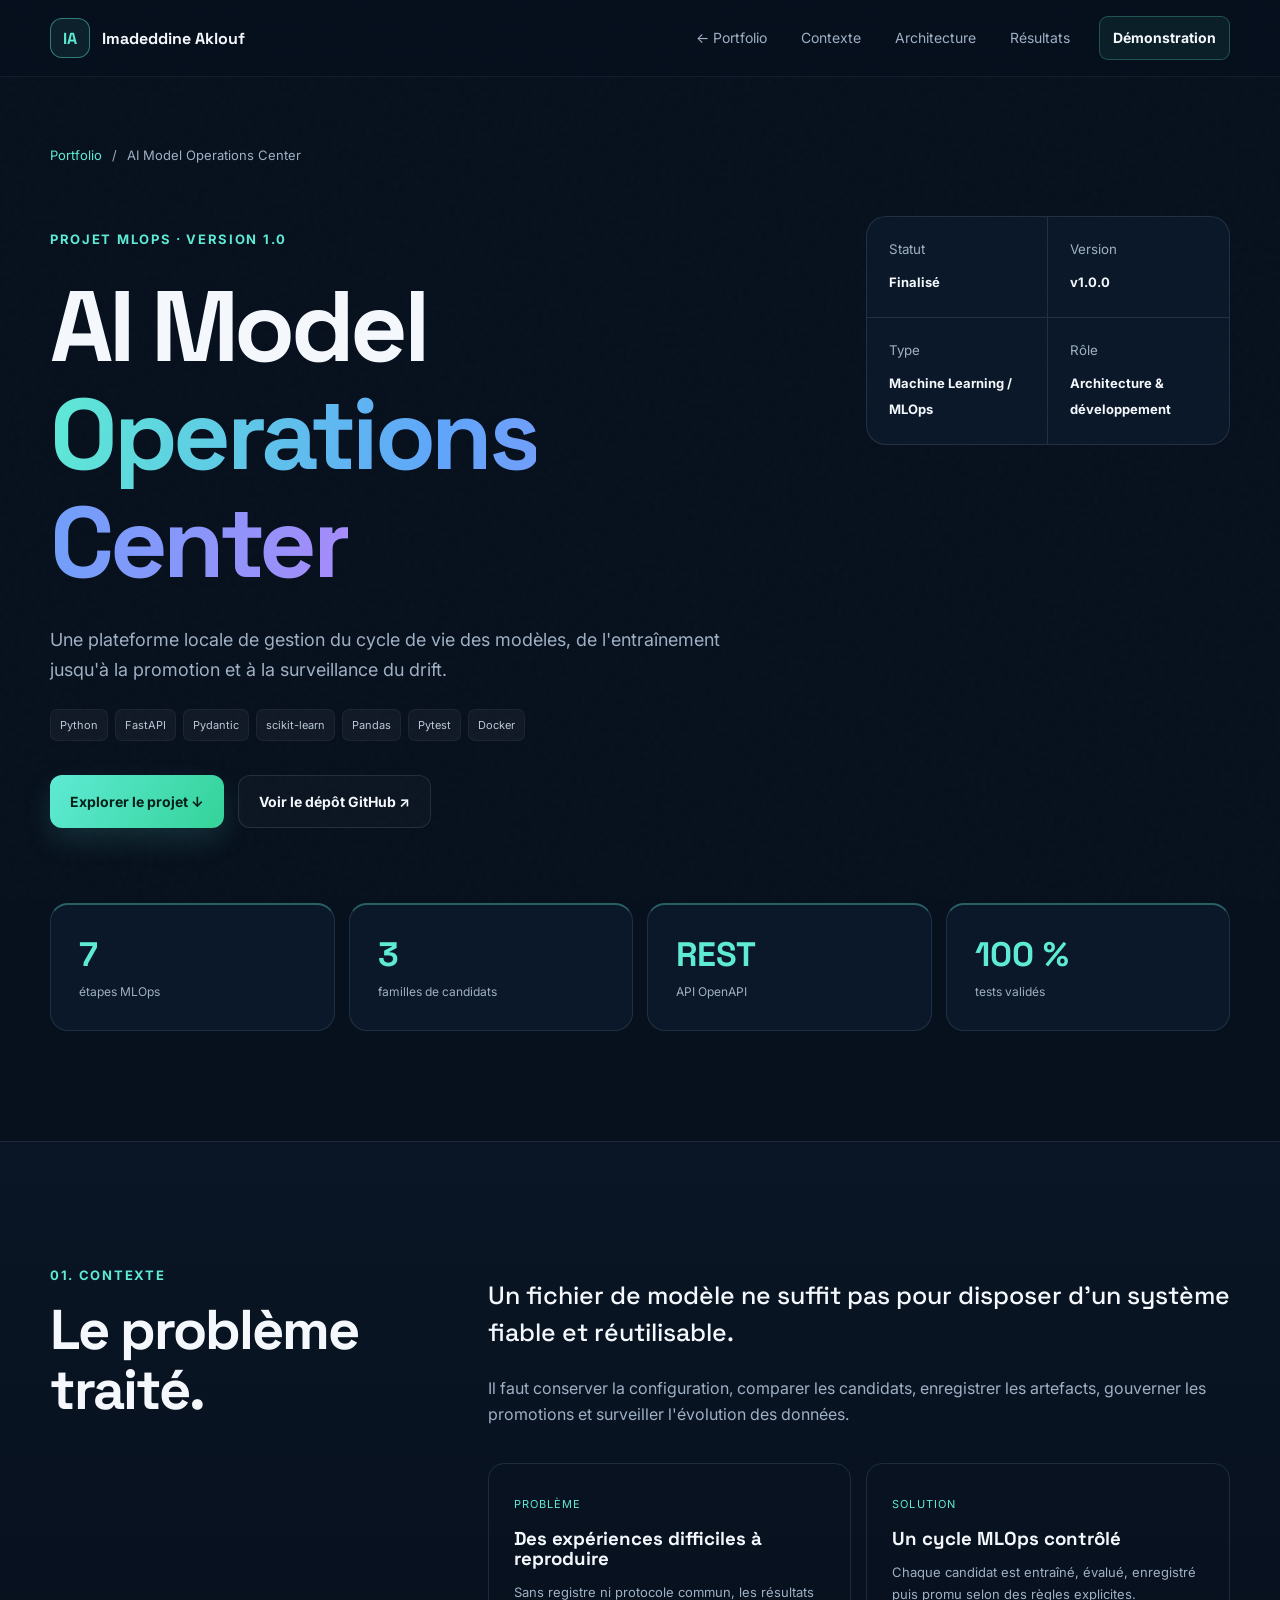
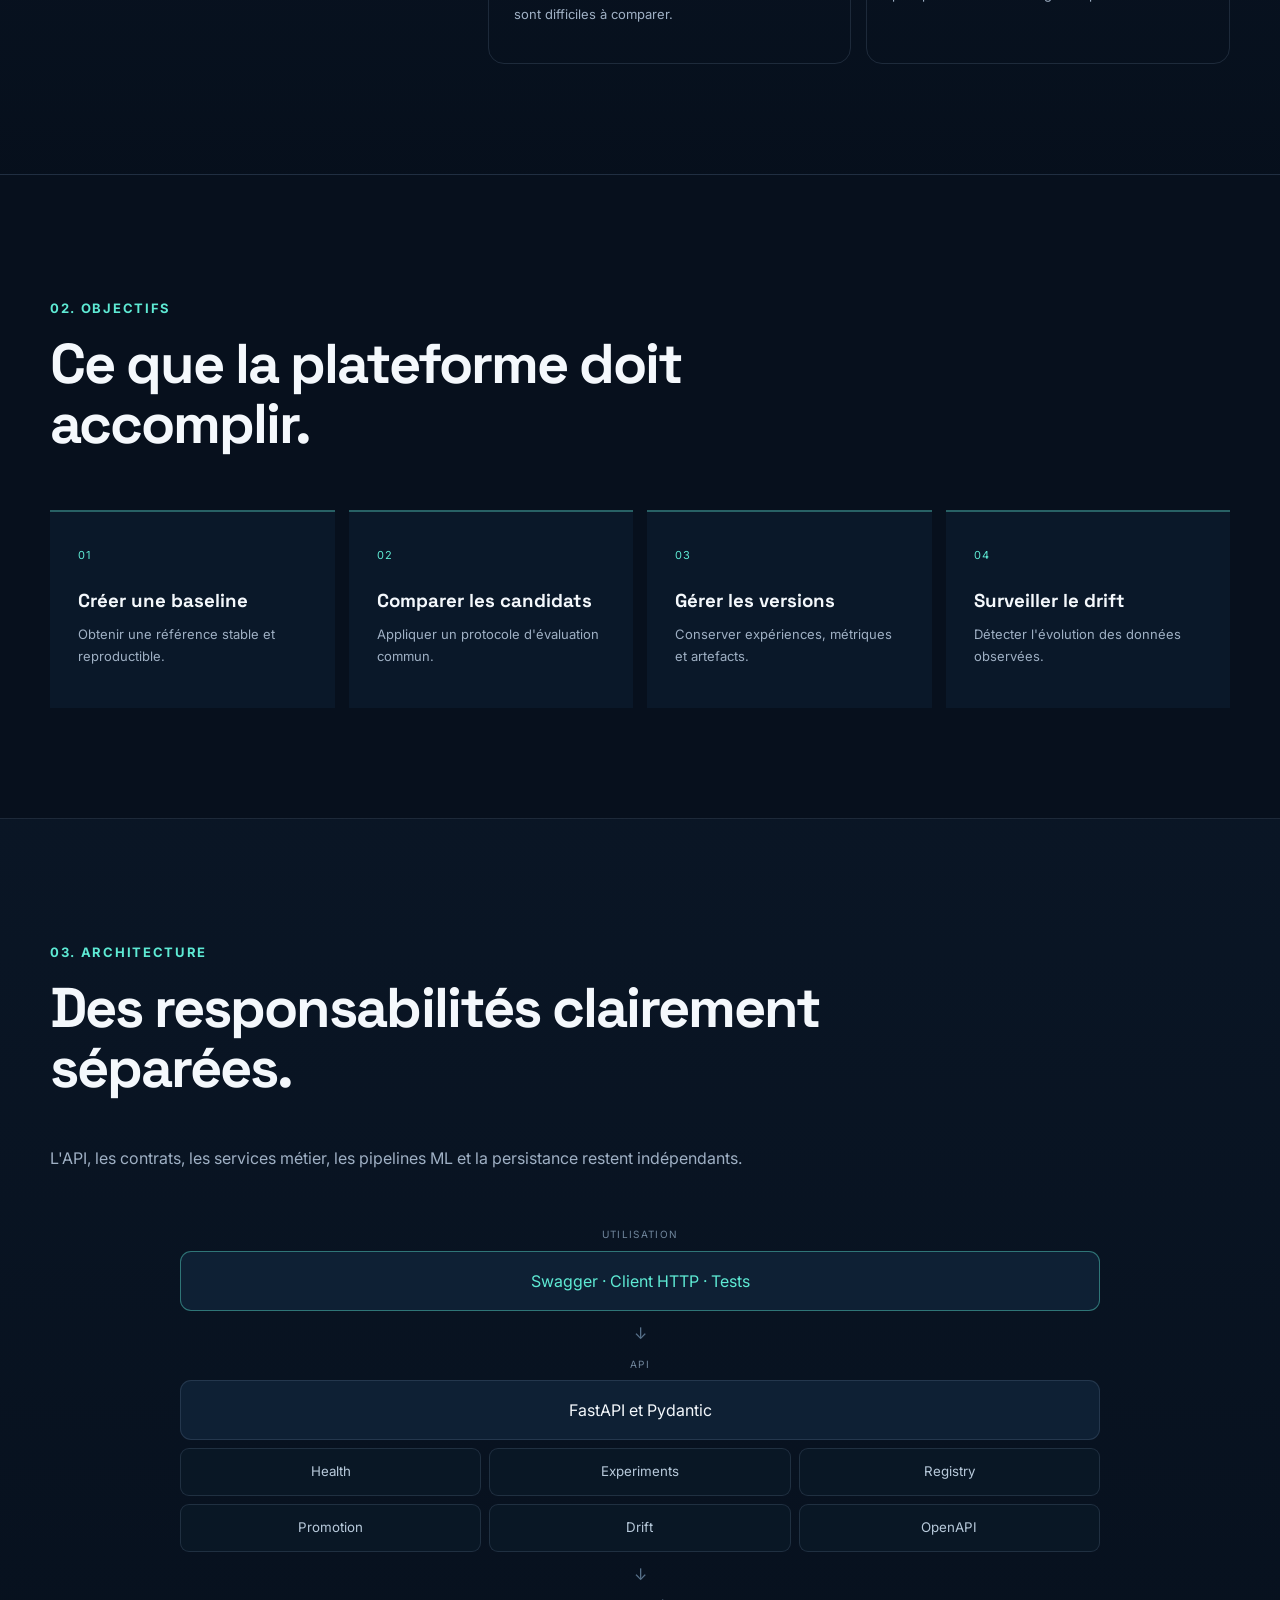
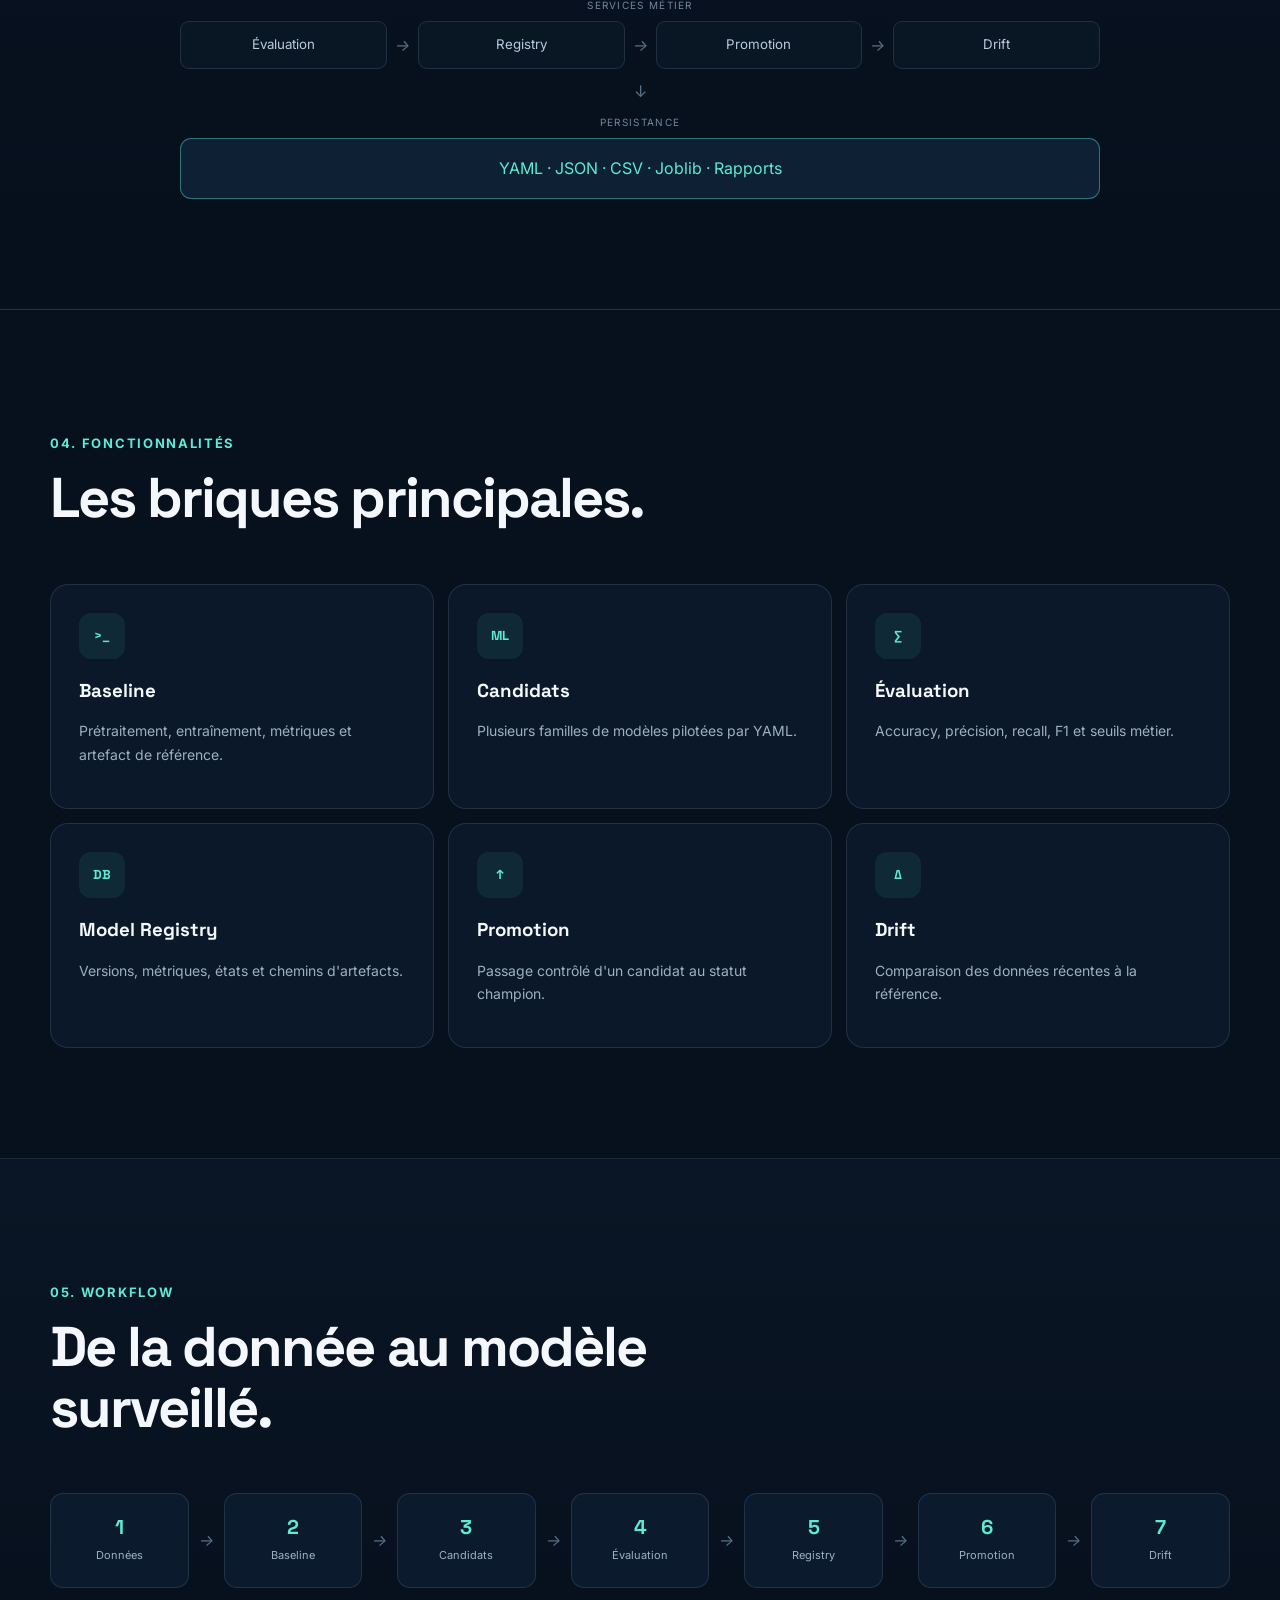
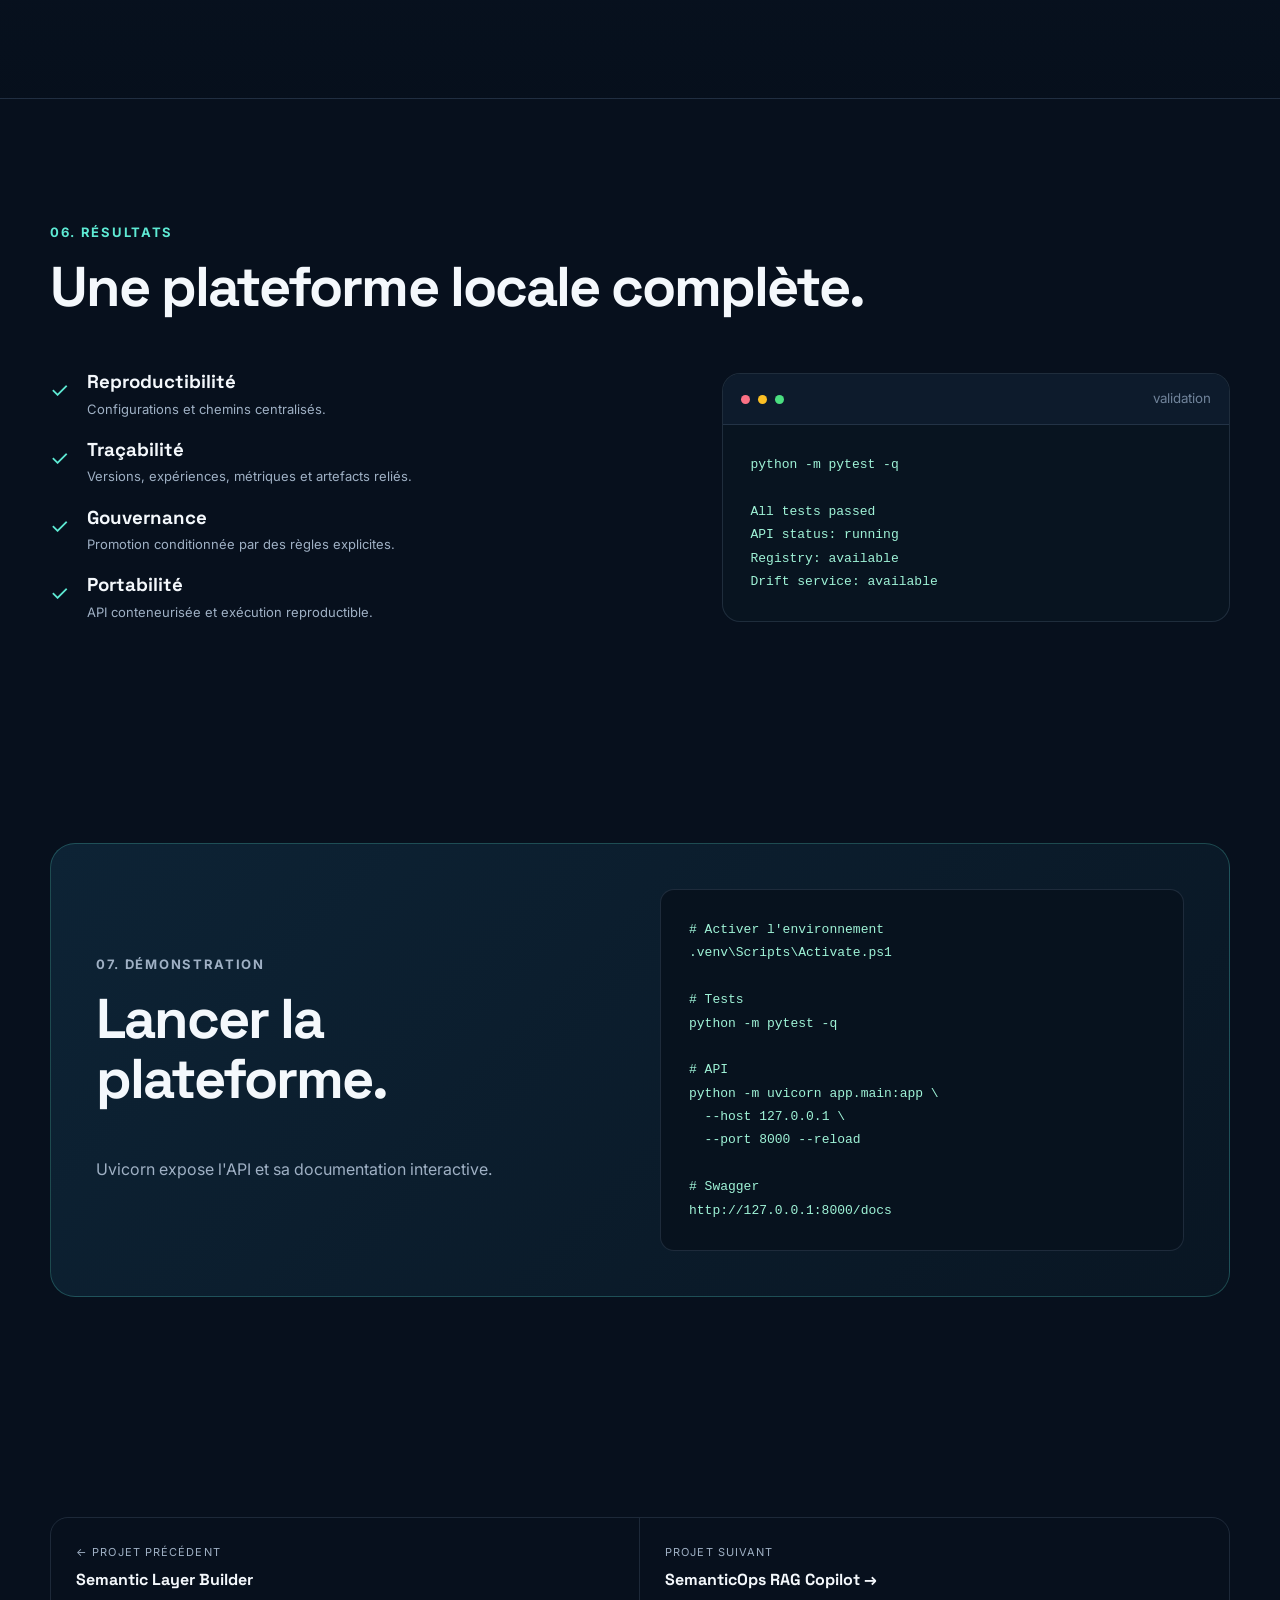
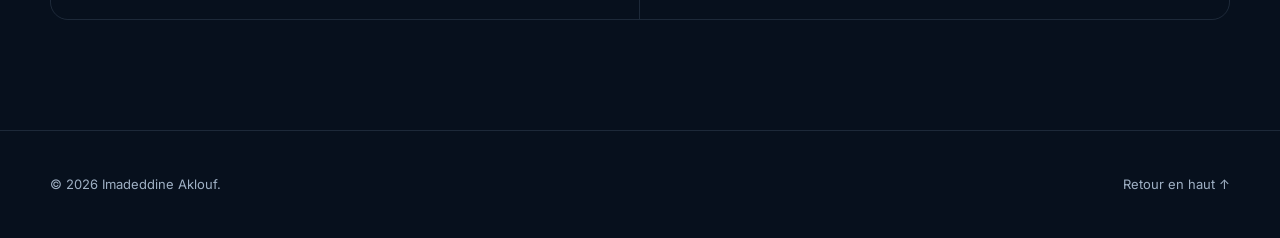
<file: project-ai-model-operations-center.html>
<!DOCTYPE html>
<html lang="fr">
<head>
  <meta charset="UTF-8"><meta name="viewport" content="width=device-width, initial-scale=1.0"><meta name="description" content="Présentation détaillée du projet AI Model Operations Center."><meta name="theme-color" content="#07101d"><title>AI Model Operations Center | Imadeddine Aklouf</title>
  <link rel="preconnect" href="https://fonts.googleapis.com"><link rel="preconnect" href="https://fonts.gstatic.com" crossorigin><link href="https://fonts.googleapis.com/css2?family=Inter:wght@400;500;600;700;800&family=Space+Grotesk:wght@500;600;700&display=swap" rel="stylesheet"><link rel="stylesheet" href="styles.css">
</head>
<body>
  <div class="noise" aria-hidden="true"></div>
  <header class="site-header scrolled" id="top"><nav class="nav container"><a class="brand" href="index.html"><span class="brand-mark">IA</span><span>Imadeddine Aklouf</span></a><button class="menu-button" type="button" aria-label="Ouvrir le menu" aria-expanded="false"><span></span><span></span><span></span></button><div class="nav-links"><a href="index.html">← Portfolio</a><a href="#contexte">Contexte</a><a href="#architecture">Architecture</a><a href="#resultats">Résultats</a><a class="nav-cta" href="#demonstration">Démonstration</a></div></nav></header>
  <main>
    <section class="project-hero section container"><div class="project-breadcrumb reveal"><a href="index.html">Portfolio</a><span>/</span><span>AI Model Operations Center</span></div><div class="project-hero-grid"><div class="reveal"><p class="eyebrow">Projet MLOps · Version 1.0</p><h1>AI Model <span class="gradient-text">Operations Center</span></h1><p class="hero-text">Une plateforme locale de gestion du cycle de vie des modèles, de l'entraînement jusqu'à la promotion et à la surveillance du drift.</p><div class="project-stack large"><span>Python</span><span>FastAPI</span><span>Pydantic</span><span>scikit-learn</span><span>Pandas</span><span>Pytest</span><span>Docker</span></div><div class="hero-actions"><a class="button button-primary" href="#contexte">Explorer le projet ↓</a><a class="button button-secondary" href="https://github.com/ImadeddineAklouf/ai-model-operations-center" target="_blank" rel="noopener noreferrer">Voir le dépôt GitHub ↗</a></div></div><div class="project-summary-card reveal"><div><small>Statut</small><strong>Finalisé</strong></div><div><small>Version</small><strong>v1.0.0</strong></div><div><small>Type</small><strong>Machine Learning / MLOps</strong></div><div><small>Rôle</small><strong>Architecture & développement</strong></div></div></div><div class="project-kpis reveal"><div><strong>7</strong><span>étapes MLOps</span></div><div><strong>3</strong><span>familles de candidats</span></div><div><strong>REST</strong><span>API OpenAPI</span></div><div><strong>100 %</strong><span>tests validés</span></div></div></section>

    <section class="section project-doc-section" id="contexte"><div class="container doc-grid"><div class="doc-sidebar reveal"><p class="section-kicker">01. Contexte</p><h2>Le problème traité.</h2></div><div class="doc-content reveal"><p class="doc-lead">Un fichier de modèle ne suffit pas pour disposer d'un système fiable et réutilisable.</p><p>Il faut conserver la configuration, comparer les candidats, enregistrer les artefacts, gouverner les promotions et surveiller l'évolution des données.</p><div class="problem-solution"><article><span>Problème</span><h3>Des expériences difficiles à reproduire</h3><p>Sans registre ni protocole commun, les résultats sont difficiles à comparer.</p></article><article><span>Solution</span><h3>Un cycle MLOps contrôlé</h3><p>Chaque candidat est entraîné, évalué, enregistré puis promu selon des règles explicites.</p></article></div></div></div></section>

    <section class="section container"><div class="section-heading reveal"><p class="section-kicker">02. Objectifs</p><h2>Ce que la plateforme doit accomplir.</h2></div><div class="objective-grid"><article class="reveal"><span>01</span><h3>Créer une baseline</h3><p>Obtenir une référence stable et reproductible.</p></article><article class="reveal"><span>02</span><h3>Comparer les candidats</h3><p>Appliquer un protocole d'évaluation commun.</p></article><article class="reveal"><span>03</span><h3>Gérer les versions</h3><p>Conserver expériences, métriques et artefacts.</p></article><article class="reveal"><span>04</span><h3>Surveiller le drift</h3><p>Détecter l'évolution des données observées.</p></article></div></section>

    <section class="section architecture-section" id="architecture"><div class="container"><div class="section-heading reveal"><p class="section-kicker">03. Architecture</p><h2>Des responsabilités clairement séparées.</h2><p class="section-intro">L'API, les contrats, les services métier, les pipelines ML et la persistance restent indépendants.</p></div><div class="full-architecture reveal"><div class="fa-layer"><span>Utilisation</span><div class="fa-node accent">Swagger · Client HTTP · Tests</div></div><div class="fa-arrow">↓</div><div class="fa-layer"><span>API</span><div class="fa-node">FastAPI et Pydantic</div><div class="agent-grid"><small>Health</small><small>Experiments</small><small>Registry</small><small>Promotion</small><small>Drift</small><small>OpenAPI</small></div></div><div class="fa-arrow">↓</div><div class="fa-layer"><span>Services métier</span><div class="pipeline-row"><small>Évaluation</small><i>→</i><small>Registry</small><i>→</i><small>Promotion</small><i>→</i><small>Drift</small></div></div><div class="fa-arrow">↓</div><div class="fa-layer"><span>Persistance</span><div class="fa-node accent">YAML · JSON · CSV · Joblib · Rapports</div></div></div></div></section>

    <section class="section container"><div class="section-heading reveal"><p class="section-kicker">04. Fonctionnalités</p><h2>Les briques principales.</h2></div><div class="feature-grid"><article class="feature-card reveal"><div class="feature-icon">&gt;_</div><h3>Baseline</h3><p>Prétraitement, entraînement, métriques et artefact de référence.</p></article><article class="feature-card reveal"><div class="feature-icon">ML</div><h3>Candidats</h3><p>Plusieurs familles de modèles pilotées par YAML.</p></article><article class="feature-card reveal"><div class="feature-icon">∑</div><h3>Évaluation</h3><p>Accuracy, précision, recall, F1 et seuils métier.</p></article><article class="feature-card reveal"><div class="feature-icon">DB</div><h3>Model Registry</h3><p>Versions, métriques, états et chemins d'artefacts.</p></article><article class="feature-card reveal"><div class="feature-icon">↑</div><h3>Promotion</h3><p>Passage contrôlé d'un candidat au statut champion.</p></article><article class="feature-card reveal"><div class="feature-icon">∆</div><h3>Drift</h3><p>Comparaison des données récentes à la référence.</p></article></div></section>

    <section class="section workflow-section"><div class="container"><div class="section-heading reveal"><p class="section-kicker">05. Workflow</p><h2>De la donnée au modèle surveillé.</h2></div><div class="workflow reveal"><div><strong>1</strong><span>Données</span></div><i>→</i><div><strong>2</strong><span>Baseline</span></div><i>→</i><div><strong>3</strong><span>Candidats</span></div><i>→</i><div><strong>4</strong><span>Évaluation</span></div><i>→</i><div><strong>5</strong><span>Registry</span></div><i>→</i><div><strong>6</strong><span>Promotion</span></div><i>→</i><div><strong>7</strong><span>Drift</span></div></div></div></section>

    <section class="section container" id="resultats"><div class="section-heading reveal"><p class="section-kicker">06. Résultats</p><h2>Une plateforme locale complète.</h2></div><div class="results-layout"><div class="results-list reveal"><article><span>✓</span><div><h3>Reproductibilité</h3><p>Configurations et chemins centralisés.</p></div></article><article><span>✓</span><div><h3>Traçabilité</h3><p>Versions, expériences, métriques et artefacts reliés.</p></div></article><article><span>✓</span><div><h3>Gouvernance</h3><p>Promotion conditionnée par des règles explicites.</p></div></article><article><span>✓</span><div><h3>Portabilité</h3><p>API conteneurisée et exécution reproductible.</p></div></article></div><div class="artifact-card reveal"><div class="terminal-top"><span></span><span></span><span></span><small>validation</small></div><pre><code>python -m pytest -q

All tests passed
API status: running
Registry: available
Drift service: available</code></pre></div></div></section>

    <section class="section container" id="demonstration"><div class="demo-card reveal"><div><p class="section-kicker">07. Démonstration</p><h2>Lancer la plateforme.</h2><p>Uvicorn expose l'API et sa documentation interactive.</p></div><pre><code># Activer l'environnement
.venv\Scripts\Activate.ps1

# Tests
python -m pytest -q

# API
python -m uvicorn app.main:app \
  --host 127.0.0.1 \
  --port 8000 --reload

# Swagger
http://127.0.0.1:8000/docs</code></pre></div></section>
    <section class="section container"><div class="project-navigation reveal"><a href="project-semantic-layer-builder.html"><span>← Projet précédent</span><strong>Semantic Layer Builder</strong></a><a href="project-semanticops-rag-copilot.html"><span>Projet suivant</span><strong>SemanticOps RAG Copilot →</strong></a></div></section>
  </main>
  <footer class="footer"><div class="container footer-inner"><p>© <span id="year"></span> Imadeddine Aklouf.</p><a href="#top">Retour en haut ↑</a></div></footer><script src="script.js"></script>
</body>
</html>
</file>
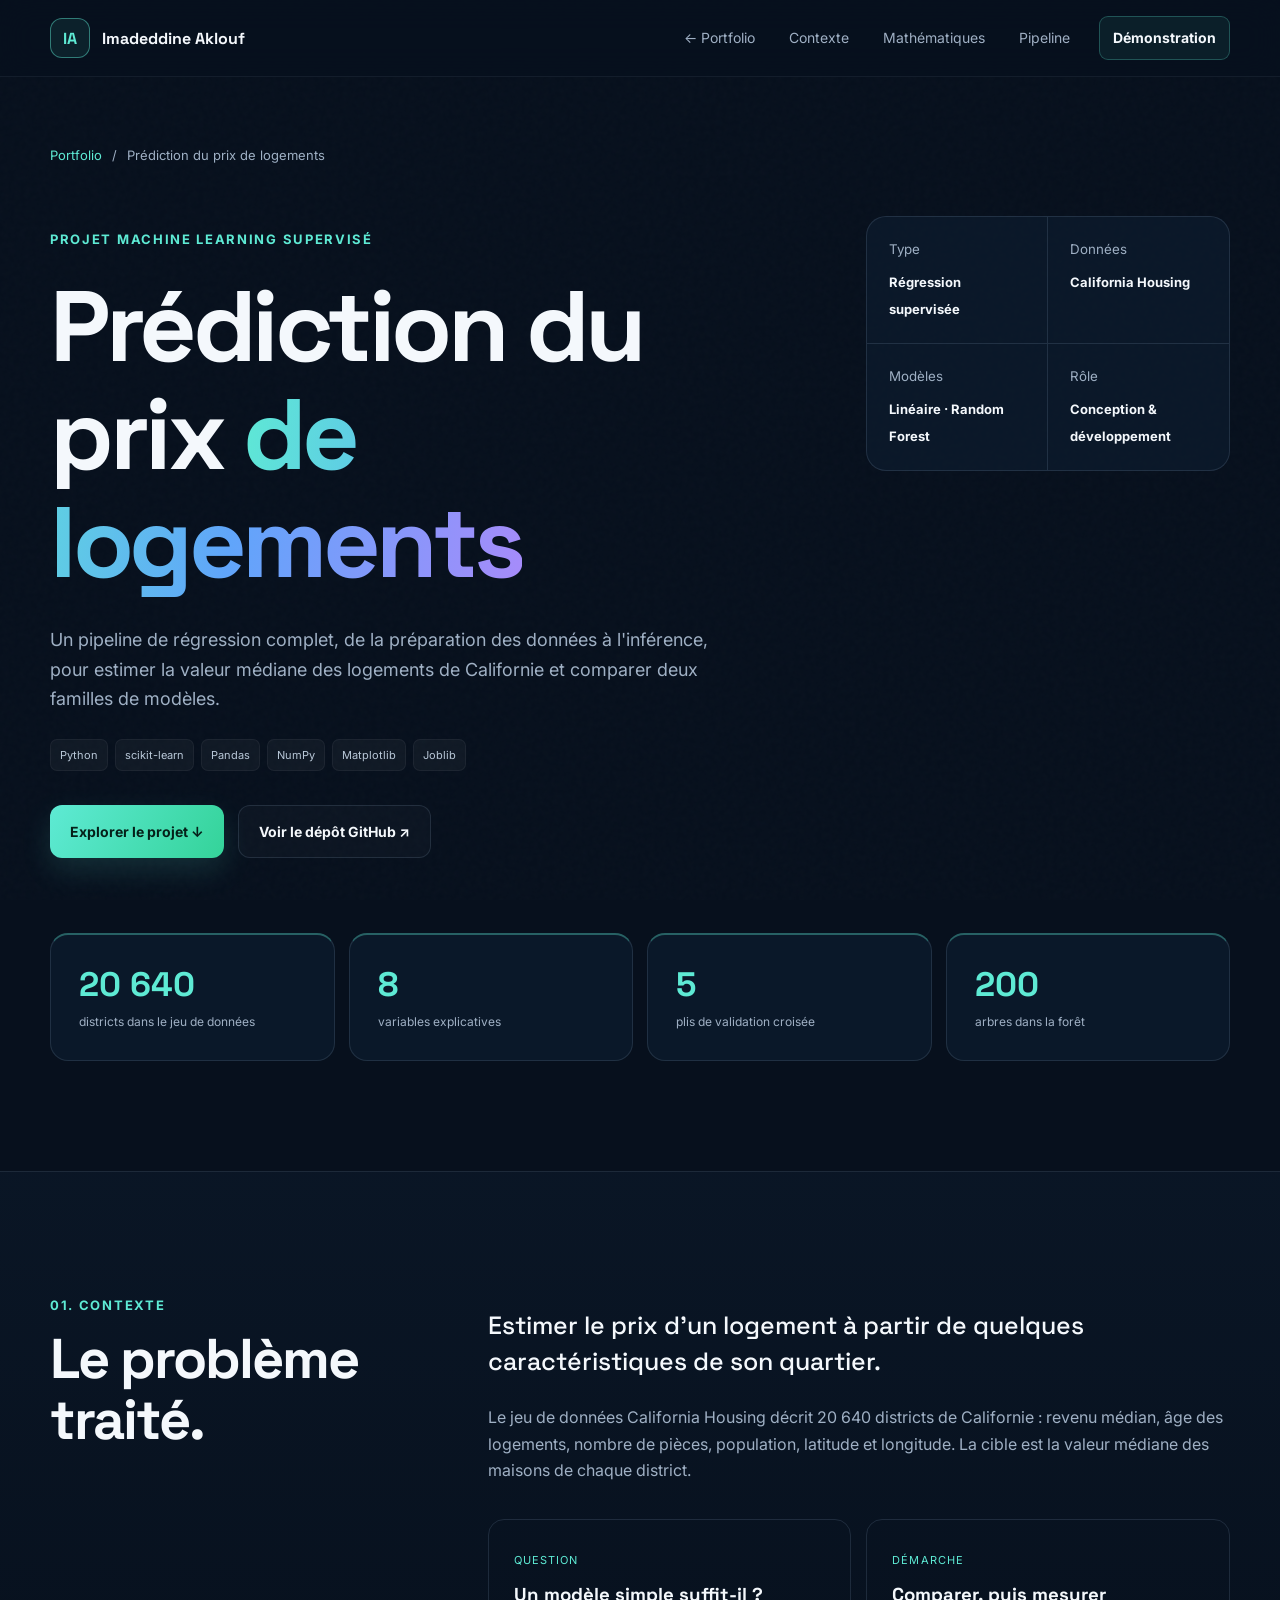
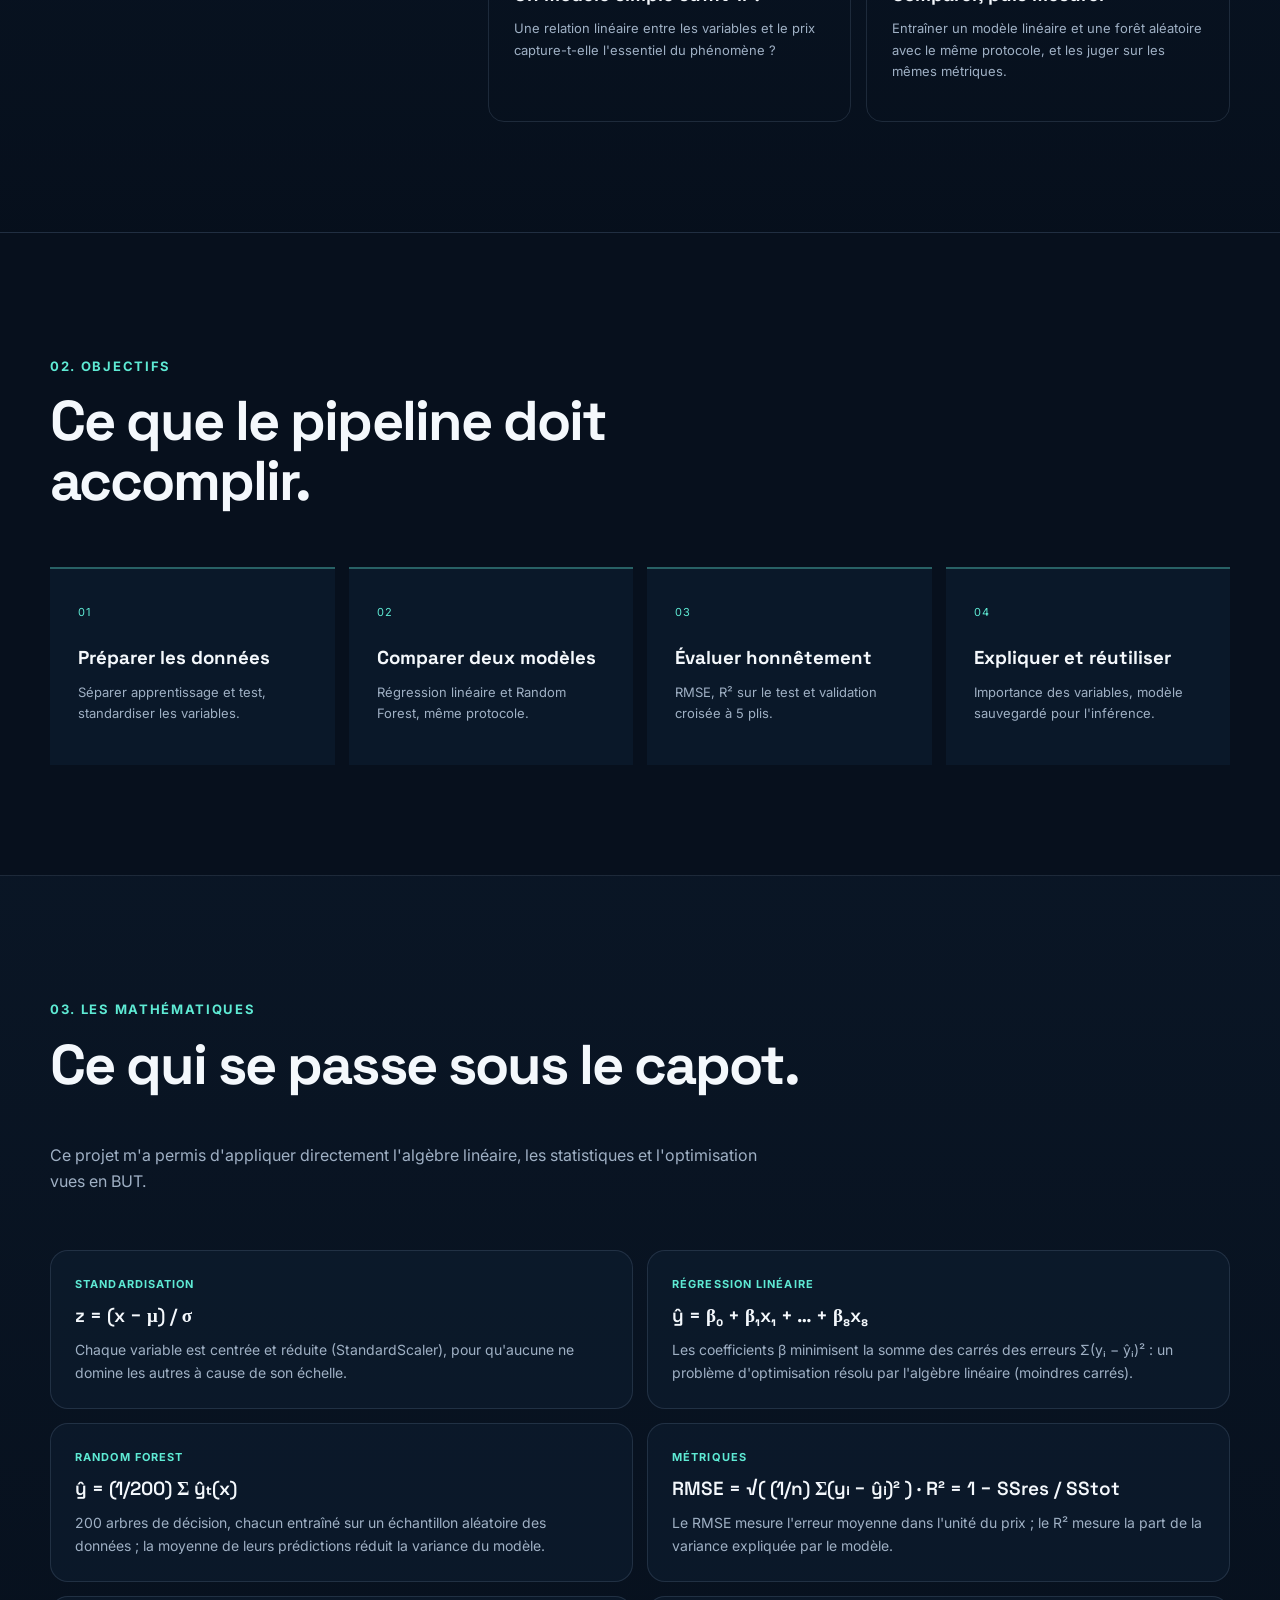
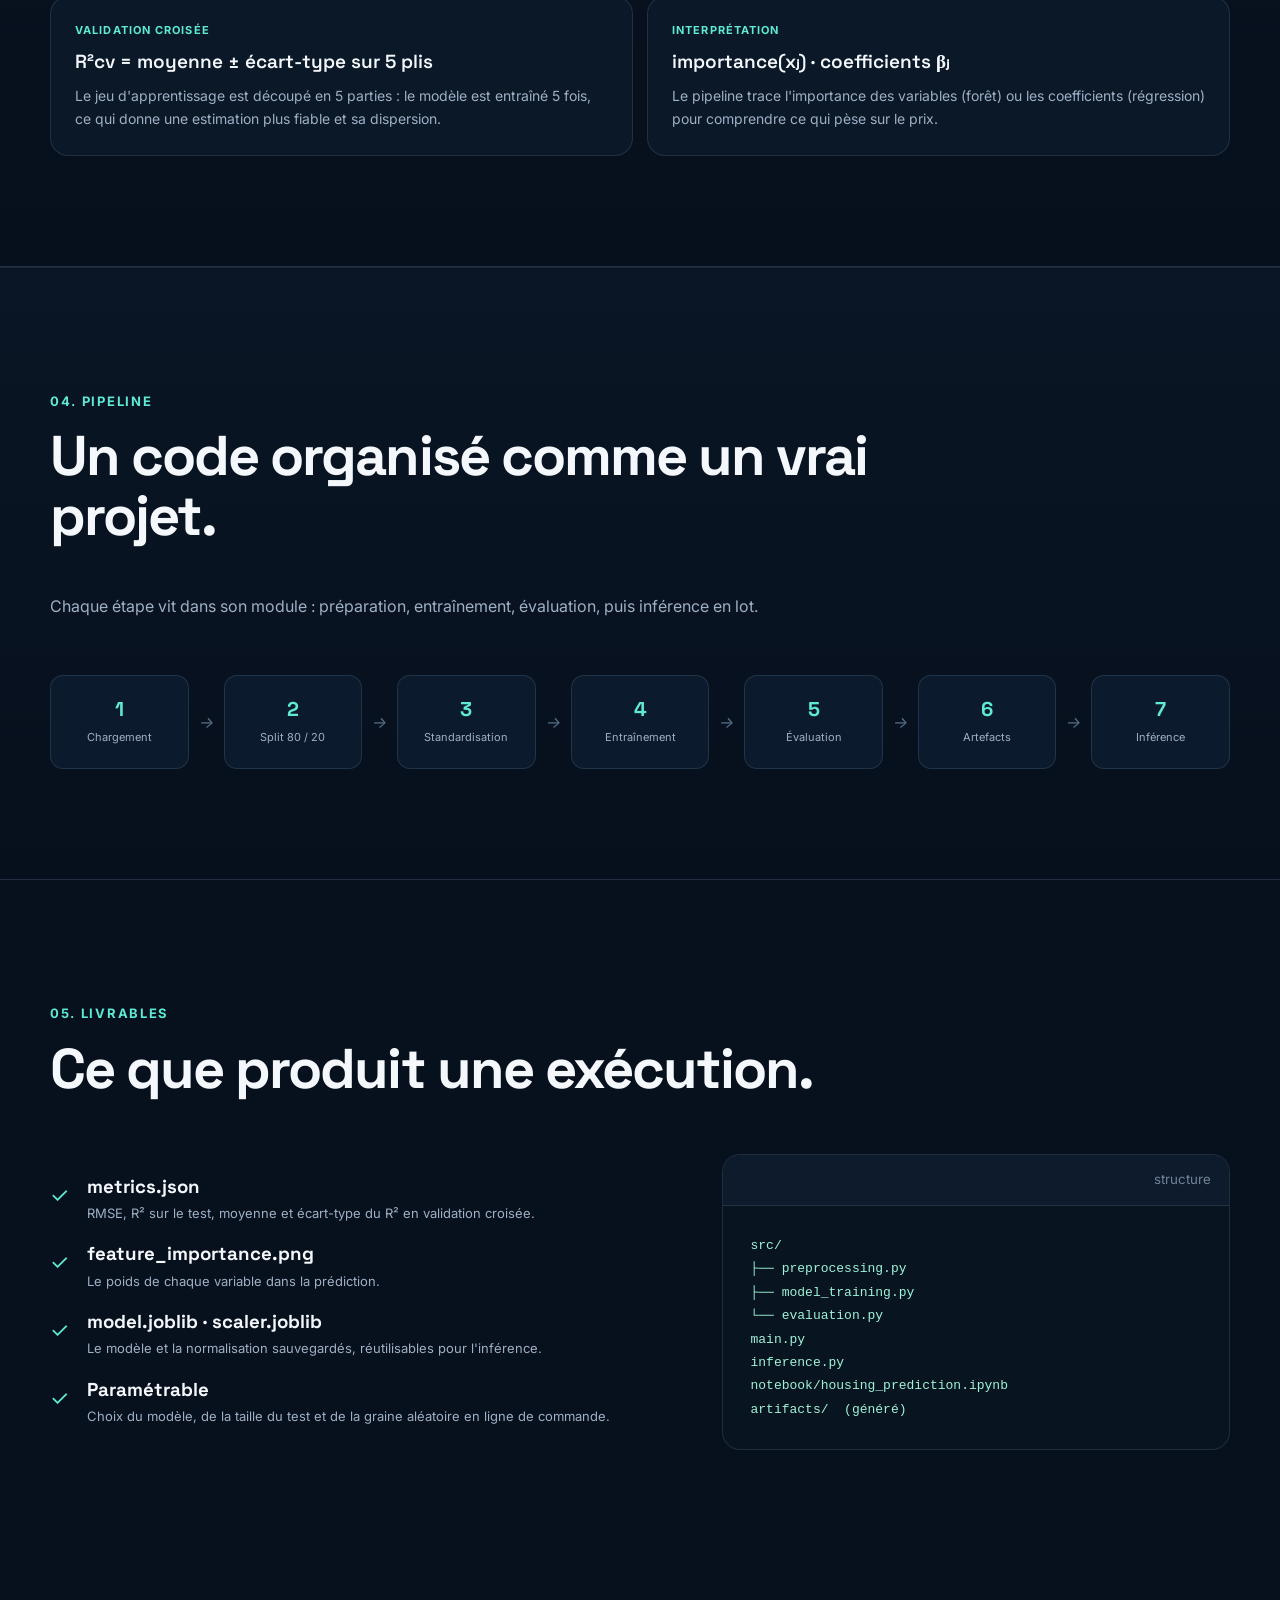
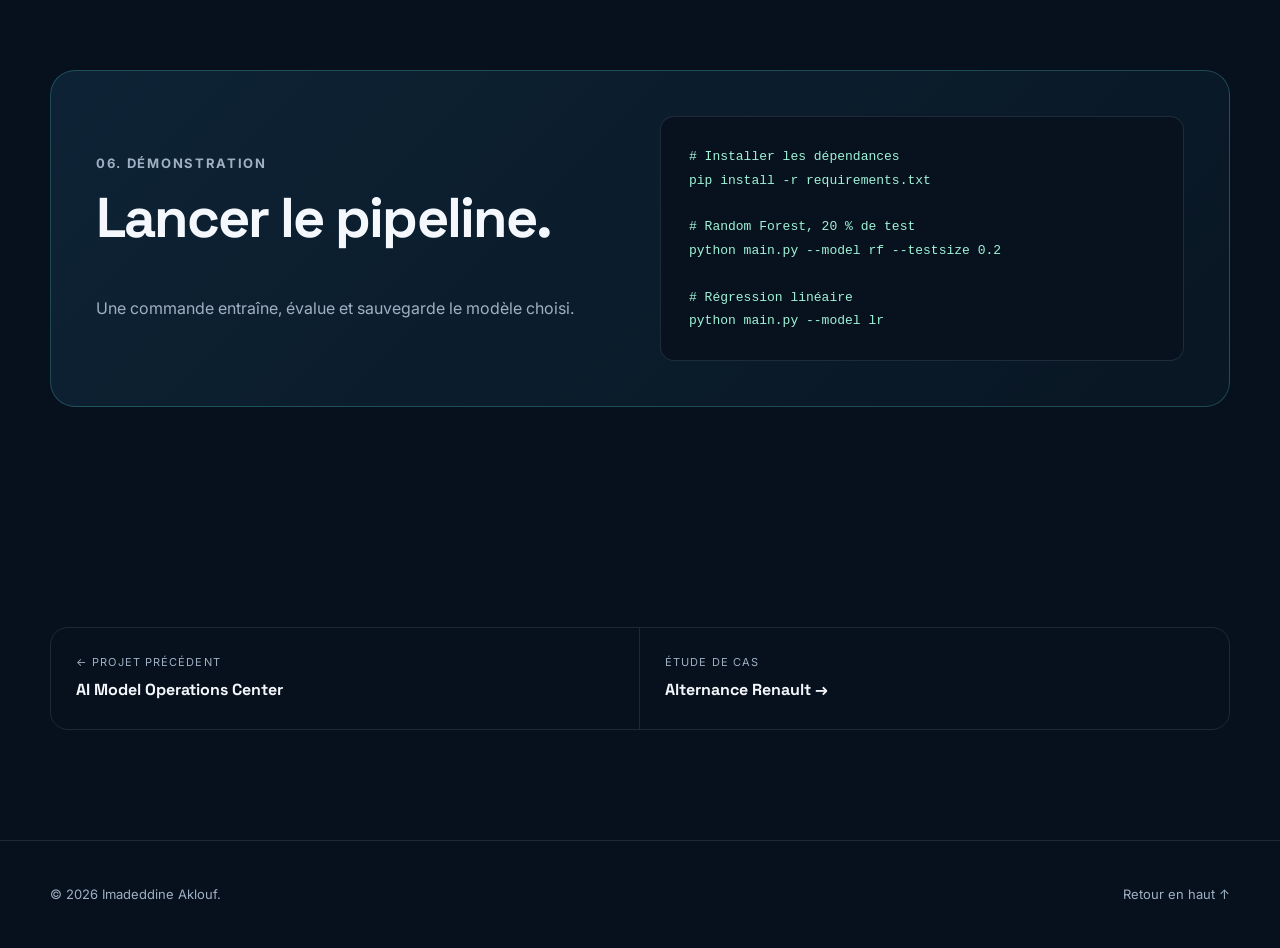
<file: project-housing-price-prediction.html>
<!DOCTYPE html>
<html lang="fr">
<head>
  <meta charset="UTF-8"><meta name="viewport" content="width=device-width, initial-scale=1.0"><meta name="description" content="Projet de Machine Learning supervisé : prédiction du prix de logements en Californie, régression linéaire et Random Forest."><meta name="theme-color" content="#07101d"><title>Prédiction du prix de logements | Imadeddine Aklouf</title>
  <link rel="preconnect" href="https://fonts.googleapis.com"><link rel="preconnect" href="https://fonts.gstatic.com" crossorigin><link href="https://fonts.googleapis.com/css2?family=Inter:wght@400;500;600;700;800&family=Space+Grotesk:wght@500;600;700&display=swap" rel="stylesheet"><link rel="stylesheet" href="styles.css">
</head>
<body>
  <div class="noise" aria-hidden="true"></div>
  <header class="site-header scrolled" id="top"><nav class="nav container"><a class="brand" href="index.html"><span class="brand-mark">IA</span><span>Imadeddine Aklouf</span></a><button class="menu-button" type="button" aria-label="Ouvrir le menu" aria-expanded="false"><span></span><span></span><span></span></button><div class="nav-links"><a href="index.html">← Portfolio</a><a href="#contexte">Contexte</a><a href="#maths">Mathématiques</a><a href="#pipeline">Pipeline</a><a class="nav-cta" href="#demonstration">Démonstration</a></div></nav></header>
  <main>
    <section class="project-hero section container"><div class="project-breadcrumb reveal"><a href="index.html">Portfolio</a><span>/</span><span>Prédiction du prix de logements</span></div><div class="project-hero-grid"><div class="reveal"><p class="eyebrow">Projet Machine Learning supervisé</p><h1>Prédiction du prix <span class="gradient-text">de logements</span></h1><p class="hero-text">Un pipeline de régression complet, de la préparation des données à l'inférence, pour estimer la valeur médiane des logements de Californie et comparer deux familles de modèles.</p><div class="project-stack large"><span>Python</span><span>scikit-learn</span><span>Pandas</span><span>NumPy</span><span>Matplotlib</span><span>Joblib</span></div><div class="hero-actions"><a class="button button-primary" href="#contexte">Explorer le projet ↓</a><a class="button button-secondary" href="https://github.com/AKLOUF/Prediction-du-prix-de-logements" target="_blank" rel="noopener noreferrer">Voir le dépôt GitHub ↗</a></div></div><div class="project-summary-card reveal"><div><small>Type</small><strong>Régression supervisée</strong></div><div><small>Données</small><strong>California Housing</strong></div><div><small>Modèles</small><strong>Linéaire · Random Forest</strong></div><div><small>Rôle</small><strong>Conception &amp; développement</strong></div></div></div><div class="project-kpis reveal"><div><strong>20 640</strong><span>districts dans le jeu de données</span></div><div><strong>8</strong><span>variables explicatives</span></div><div><strong>5</strong><span>plis de validation croisée</span></div><div><strong>200</strong><span>arbres dans la forêt</span></div></div></section>

    <section class="section project-doc-section" id="contexte"><div class="container doc-grid"><div class="doc-sidebar reveal"><p class="section-kicker">01. Contexte</p><h2>Le problème traité.</h2></div><div class="doc-content reveal"><p class="doc-lead">Estimer le prix d'un logement à partir de quelques caractéristiques de son quartier.</p><p>Le jeu de données California Housing décrit 20 640 districts de Californie&nbsp;: revenu médian, âge des logements, nombre de pièces, population, latitude et longitude. La cible est la valeur médiane des maisons de chaque district.</p><div class="problem-solution"><article><span>Question</span><h3>Un modèle simple suffit-il&nbsp;?</h3><p>Une relation linéaire entre les variables et le prix capture-t-elle l'essentiel du phénomène&nbsp;?</p></article><article><span>Démarche</span><h3>Comparer, puis mesurer</h3><p>Entraîner un modèle linéaire et une forêt aléatoire avec le même protocole, et les juger sur les mêmes métriques.</p></article></div></div></div></section>

    <section class="section container"><div class="section-heading reveal"><p class="section-kicker">02. Objectifs</p><h2>Ce que le pipeline doit accomplir.</h2></div><div class="objective-grid"><article class="reveal"><span>01</span><h3>Préparer les données</h3><p>Séparer apprentissage et test, standardiser les variables.</p></article><article class="reveal"><span>02</span><h3>Comparer deux modèles</h3><p>Régression linéaire et Random Forest, même protocole.</p></article><article class="reveal"><span>03</span><h3>Évaluer honnêtement</h3><p>RMSE, R² sur le test et validation croisée à 5 plis.</p></article><article class="reveal"><span>04</span><h3>Expliquer et réutiliser</h3><p>Importance des variables, modèle sauvegardé pour l'inférence.</p></article></div></section>

    <section class="section architecture-section" id="maths"><div class="container"><div class="section-heading reveal"><p class="section-kicker">03. Les mathématiques</p><h2>Ce qui se passe sous le capot.</h2><p class="section-intro">Ce projet m'a permis d'appliquer directement l'algèbre linéaire, les statistiques et l'optimisation vues en BUT.</p></div><div class="formula-grid">
      <div class="formula reveal"><small>Standardisation</small><p class="eq">z = (x − μ) / σ</p><p>Chaque variable est centrée et réduite (StandardScaler), pour qu'aucune ne domine les autres à cause de son échelle.</p></div>
      <div class="formula reveal"><small>Régression linéaire</small><p class="eq">ŷ = β₀ + β₁x₁ + … + β₈x₈</p><p>Les coefficients β minimisent la somme des carrés des erreurs Σ(yᵢ − ŷᵢ)²&nbsp;: un problème d'optimisation résolu par l'algèbre linéaire (moindres carrés).</p></div>
      <div class="formula reveal"><small>Random Forest</small><p class="eq">ŷ = (1/200) Σ ŷₜ(x)</p><p>200 arbres de décision, chacun entraîné sur un échantillon aléatoire des données&nbsp;; la moyenne de leurs prédictions réduit la variance du modèle.</p></div>
      <div class="formula reveal"><small>Métriques</small><p class="eq">RMSE = √( (1/n) Σ(yᵢ − ŷᵢ)² ) · R² = 1 − SSres / SStot</p><p>Le RMSE mesure l'erreur moyenne dans l'unité du prix&nbsp;; le R² mesure la part de la variance expliquée par le modèle.</p></div>
      <div class="formula reveal"><small>Validation croisée</small><p class="eq">R²cv = moyenne ± écart-type sur 5 plis</p><p>Le jeu d'apprentissage est découpé en 5 parties&nbsp;: le modèle est entraîné 5 fois, ce qui donne une estimation plus fiable et sa dispersion.</p></div>
      <div class="formula reveal"><small>Interprétation</small><p class="eq">importance(xⱼ) · coefficients βⱼ</p><p>Le pipeline trace l'importance des variables (forêt) ou les coefficients (régression) pour comprendre ce qui pèse sur le prix.</p></div>
    </div></div></section>

    <section class="section workflow-section" id="pipeline"><div class="container"><div class="section-heading reveal"><p class="section-kicker">04. Pipeline</p><h2>Un code organisé comme un vrai projet.</h2><p class="section-intro">Chaque étape vit dans son module&nbsp;: préparation, entraînement, évaluation, puis inférence en lot.</p></div><div class="workflow reveal"><div><strong>1</strong><span>Chargement</span></div><i>→</i><div><strong>2</strong><span>Split 80 / 20</span></div><i>→</i><div><strong>3</strong><span>Standardisation</span></div><i>→</i><div><strong>4</strong><span>Entraînement</span></div><i>→</i><div><strong>5</strong><span>Évaluation</span></div><i>→</i><div><strong>6</strong><span>Artefacts</span></div><i>→</i><div><strong>7</strong><span>Inférence</span></div></div></div></section>

    <section class="section container" id="resultats"><div class="section-heading reveal"><p class="section-kicker">05. Livrables</p><h2>Ce que produit une exécution.</h2></div><div class="results-layout"><div class="results-list reveal"><article><span>✓</span><div><h3>metrics.json</h3><p>RMSE, R² sur le test, moyenne et écart-type du R² en validation croisée.</p></div></article><article><span>✓</span><div><h3>feature_importance.png</h3><p>Le poids de chaque variable dans la prédiction.</p></div></article><article><span>✓</span><div><h3>model.joblib · scaler.joblib</h3><p>Le modèle et la normalisation sauvegardés, réutilisables pour l'inférence.</p></div></article><article><span>✓</span><div><h3>Paramétrable</h3><p>Choix du modèle, de la taille du test et de la graine aléatoire en ligne de commande.</p></div></article></div><div class="artifact-card reveal"><div class="terminal-top"><small>structure</small></div><pre><code>src/
├── preprocessing.py
├── model_training.py
└── evaluation.py
main.py
inference.py
notebook/housing_prediction.ipynb
artifacts/  (généré)</code></pre></div></div></section>

    <section class="section container" id="demonstration"><div class="demo-card reveal"><div><p class="section-kicker">06. Démonstration</p><h2>Lancer le pipeline.</h2><p>Une commande entraîne, évalue et sauvegarde le modèle choisi.</p></div><pre><code># Installer les dépendances
pip install -r requirements.txt

# Random Forest, 20&nbsp;% de test
python main.py --model rf --testsize 0.2

# Régression linéaire
python main.py --model lr</code></pre></div></section>
    <section class="section container"><div class="project-navigation reveal"><a href="project-ai-model-operations-center.html"><span>← Projet précédent</span><strong>AI Model Operations Center</strong></a><a href="project-renault-ai-sdlc.html"><span>Étude de cas</span><strong>Alternance Renault →</strong></a></div></section>

  </main>
  <footer class="footer"><div class="container footer-inner"><p>© <span id="year"></span> Imadeddine Aklouf.</p><a href="#top">Retour en haut ↑</a></div></footer><script src="script.js"></script>
</body>
</html>
</file>
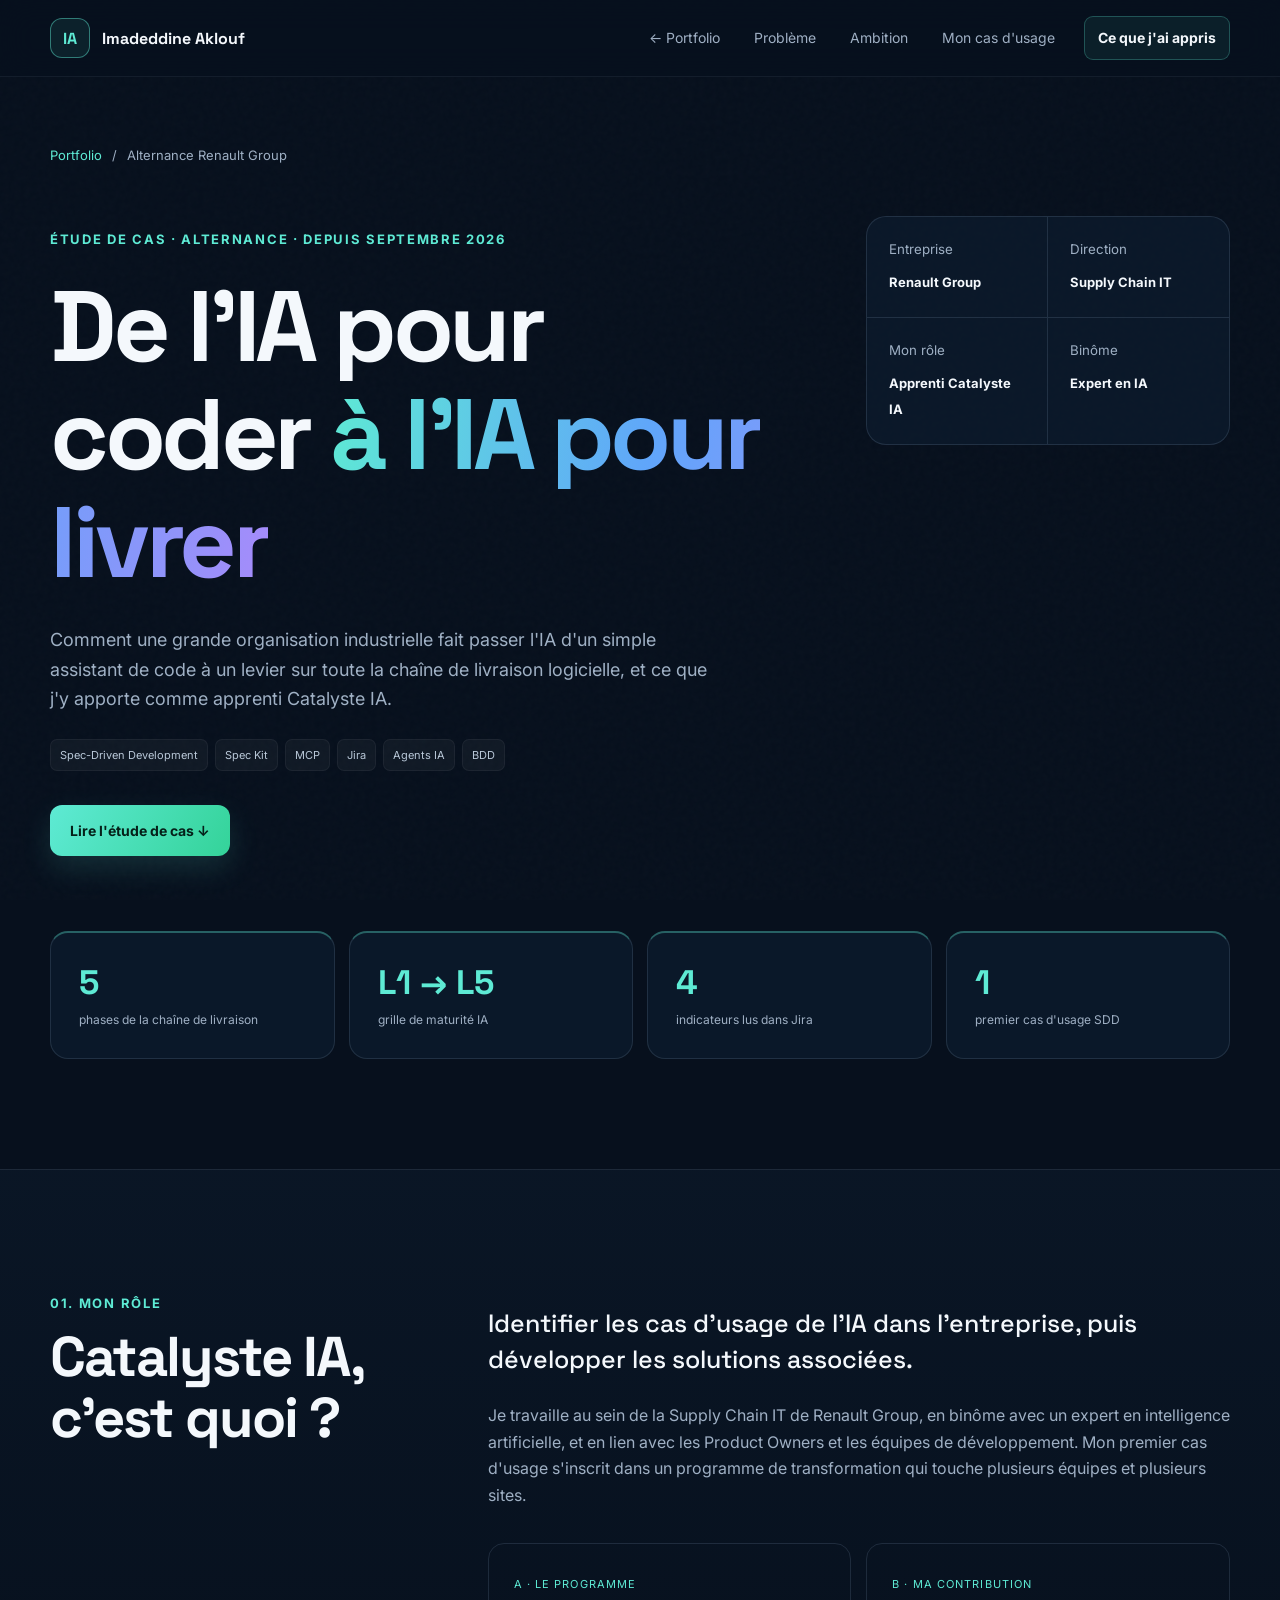
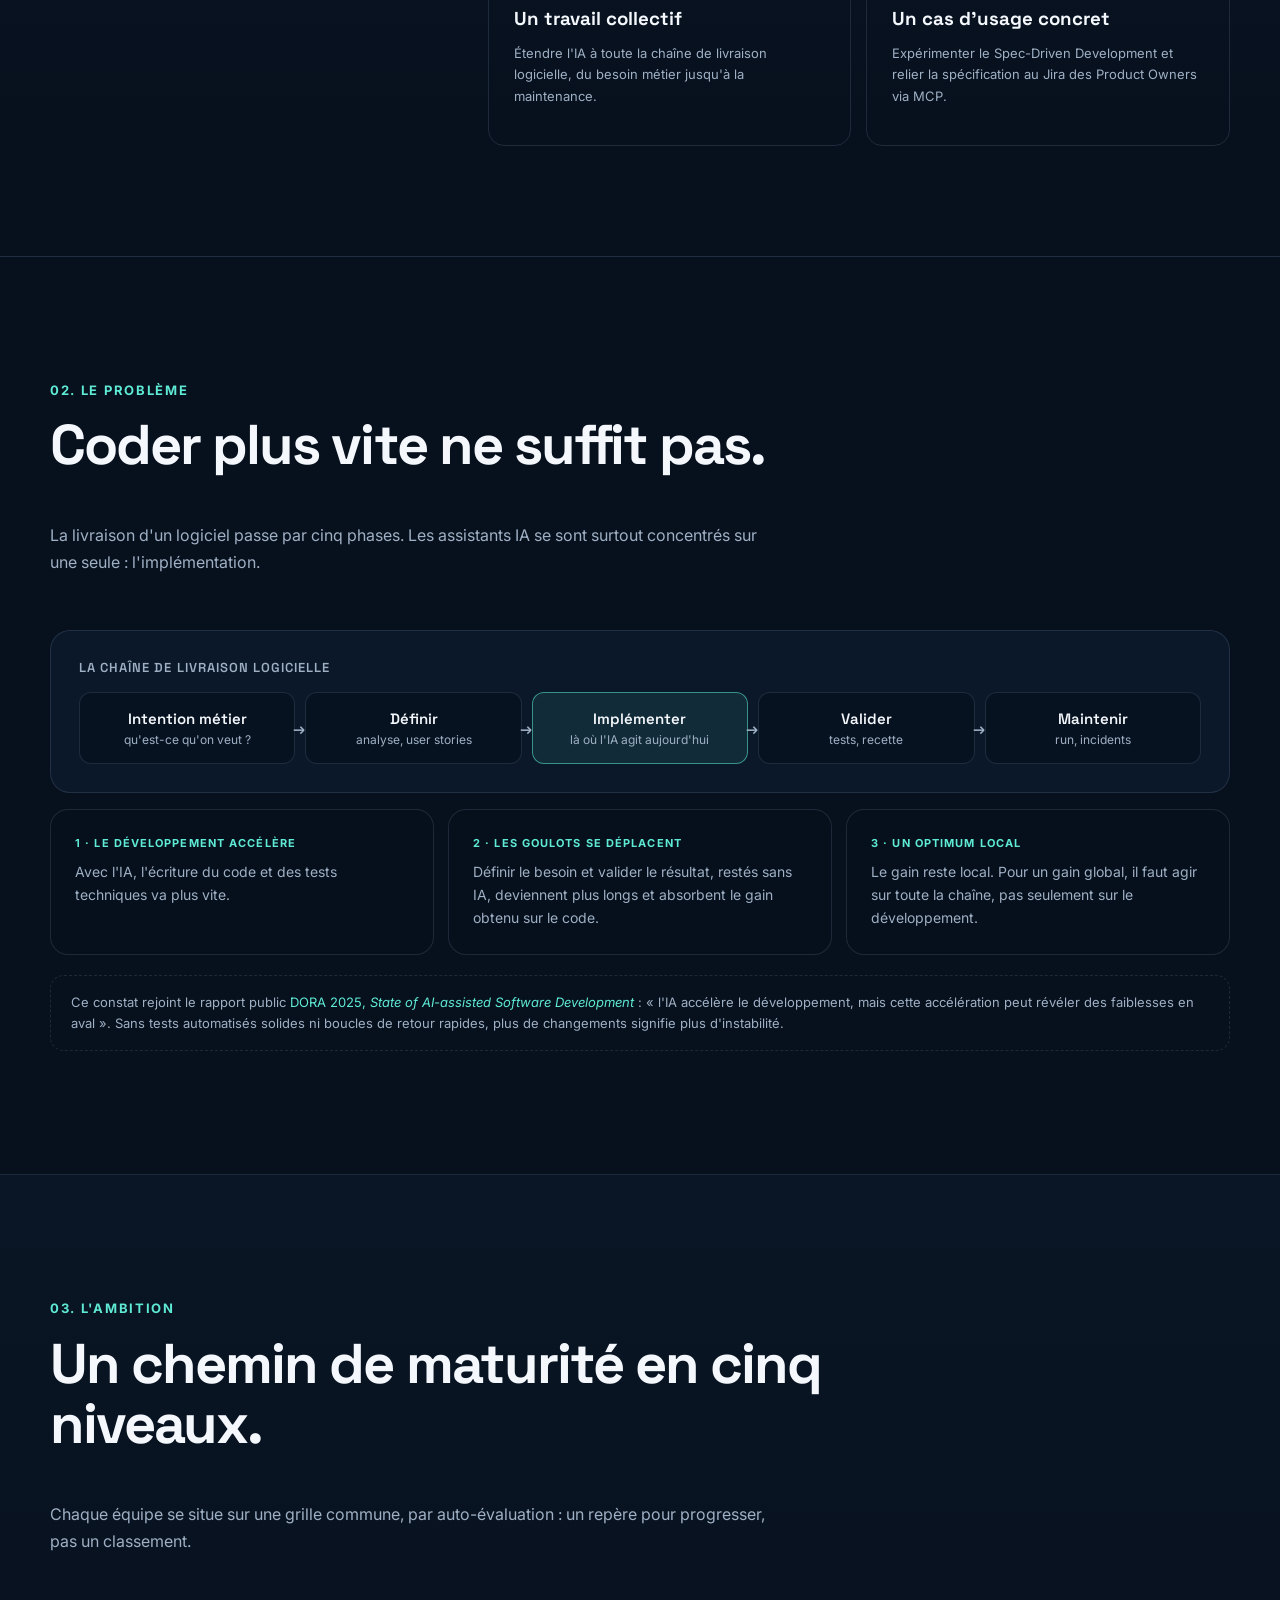
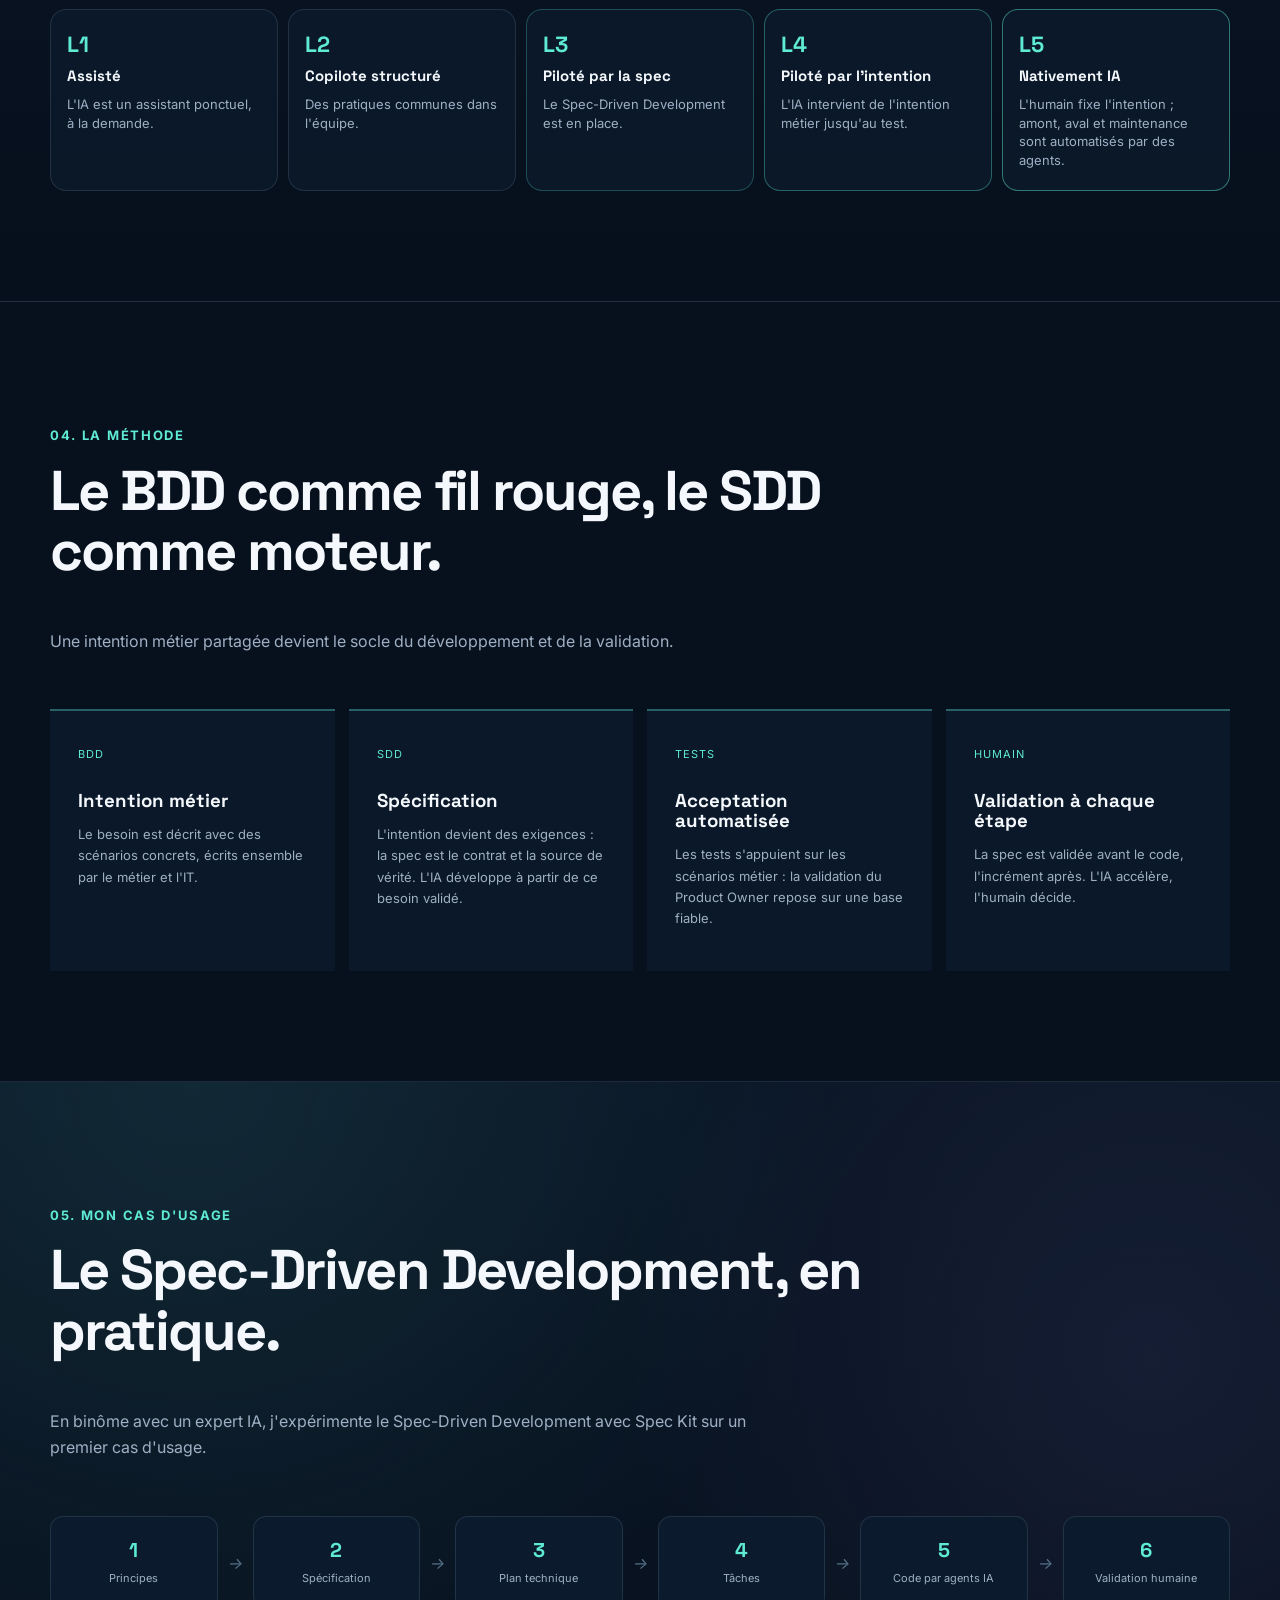
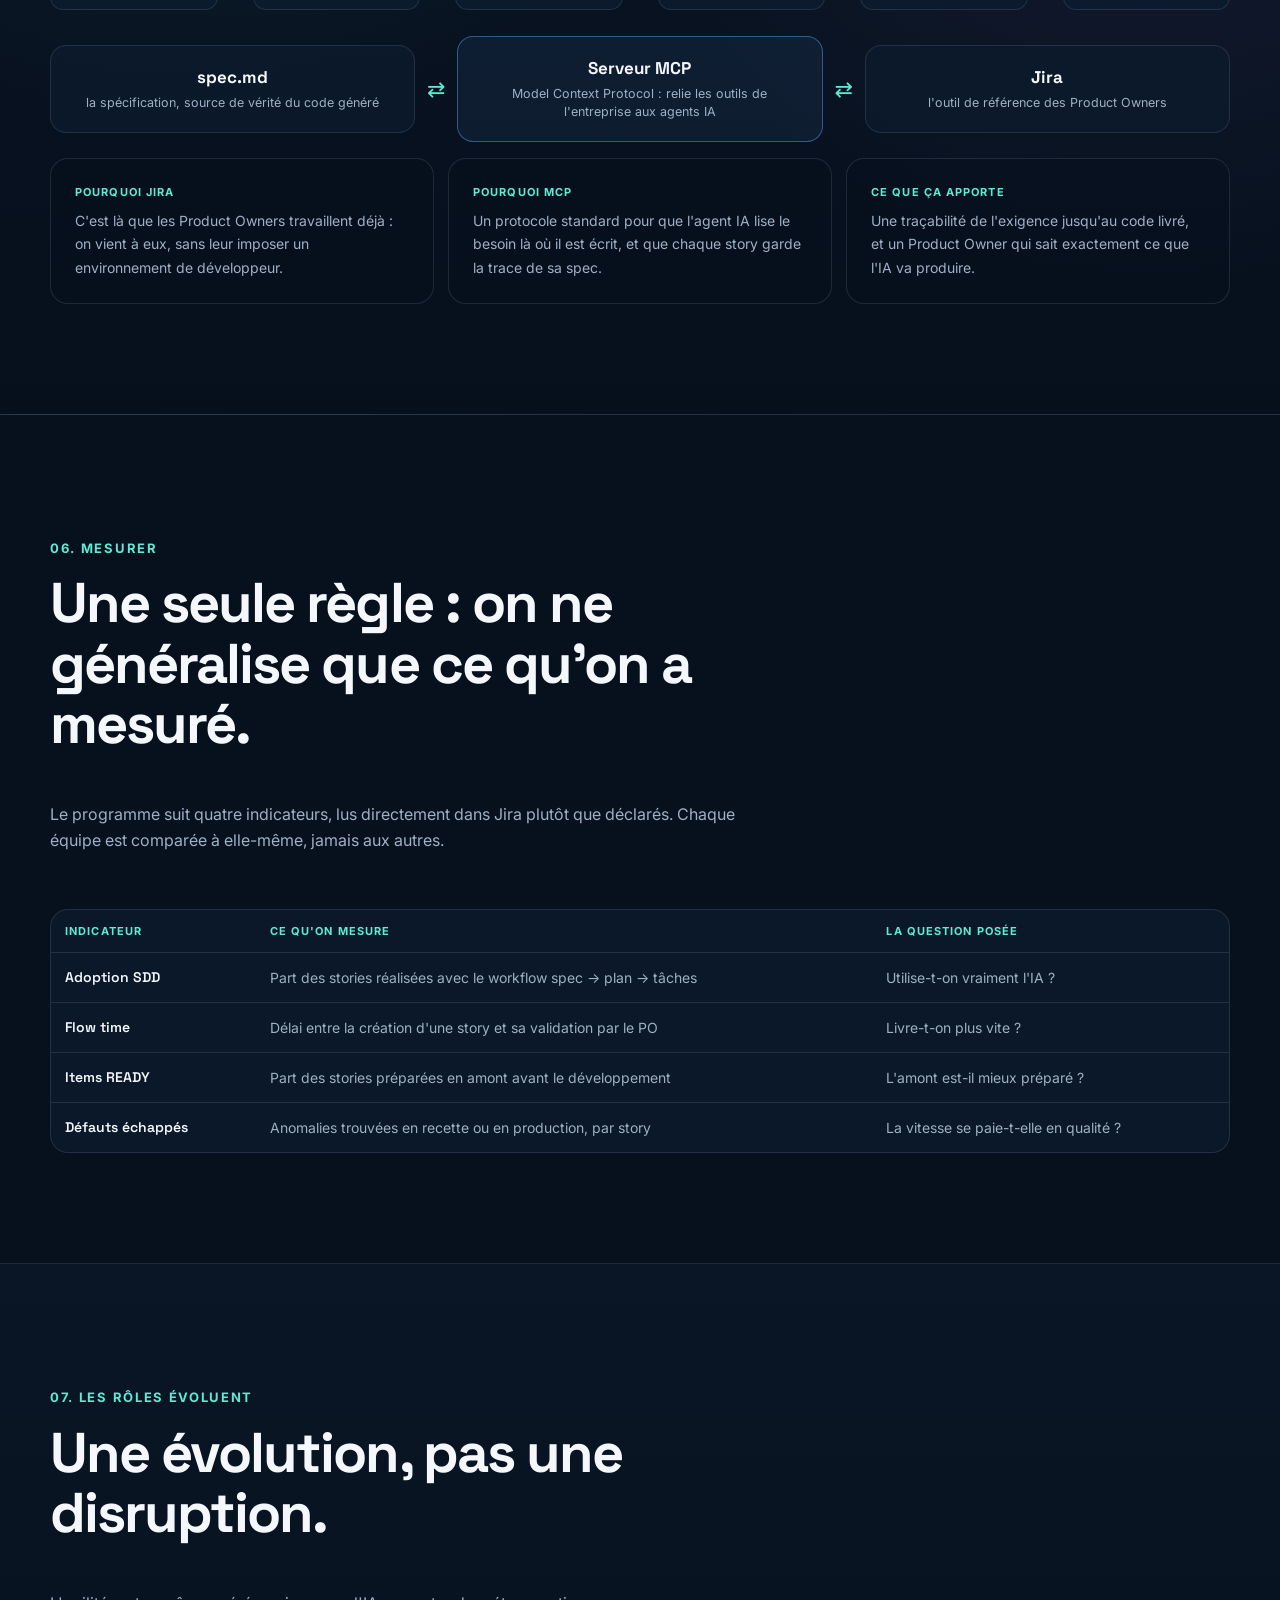
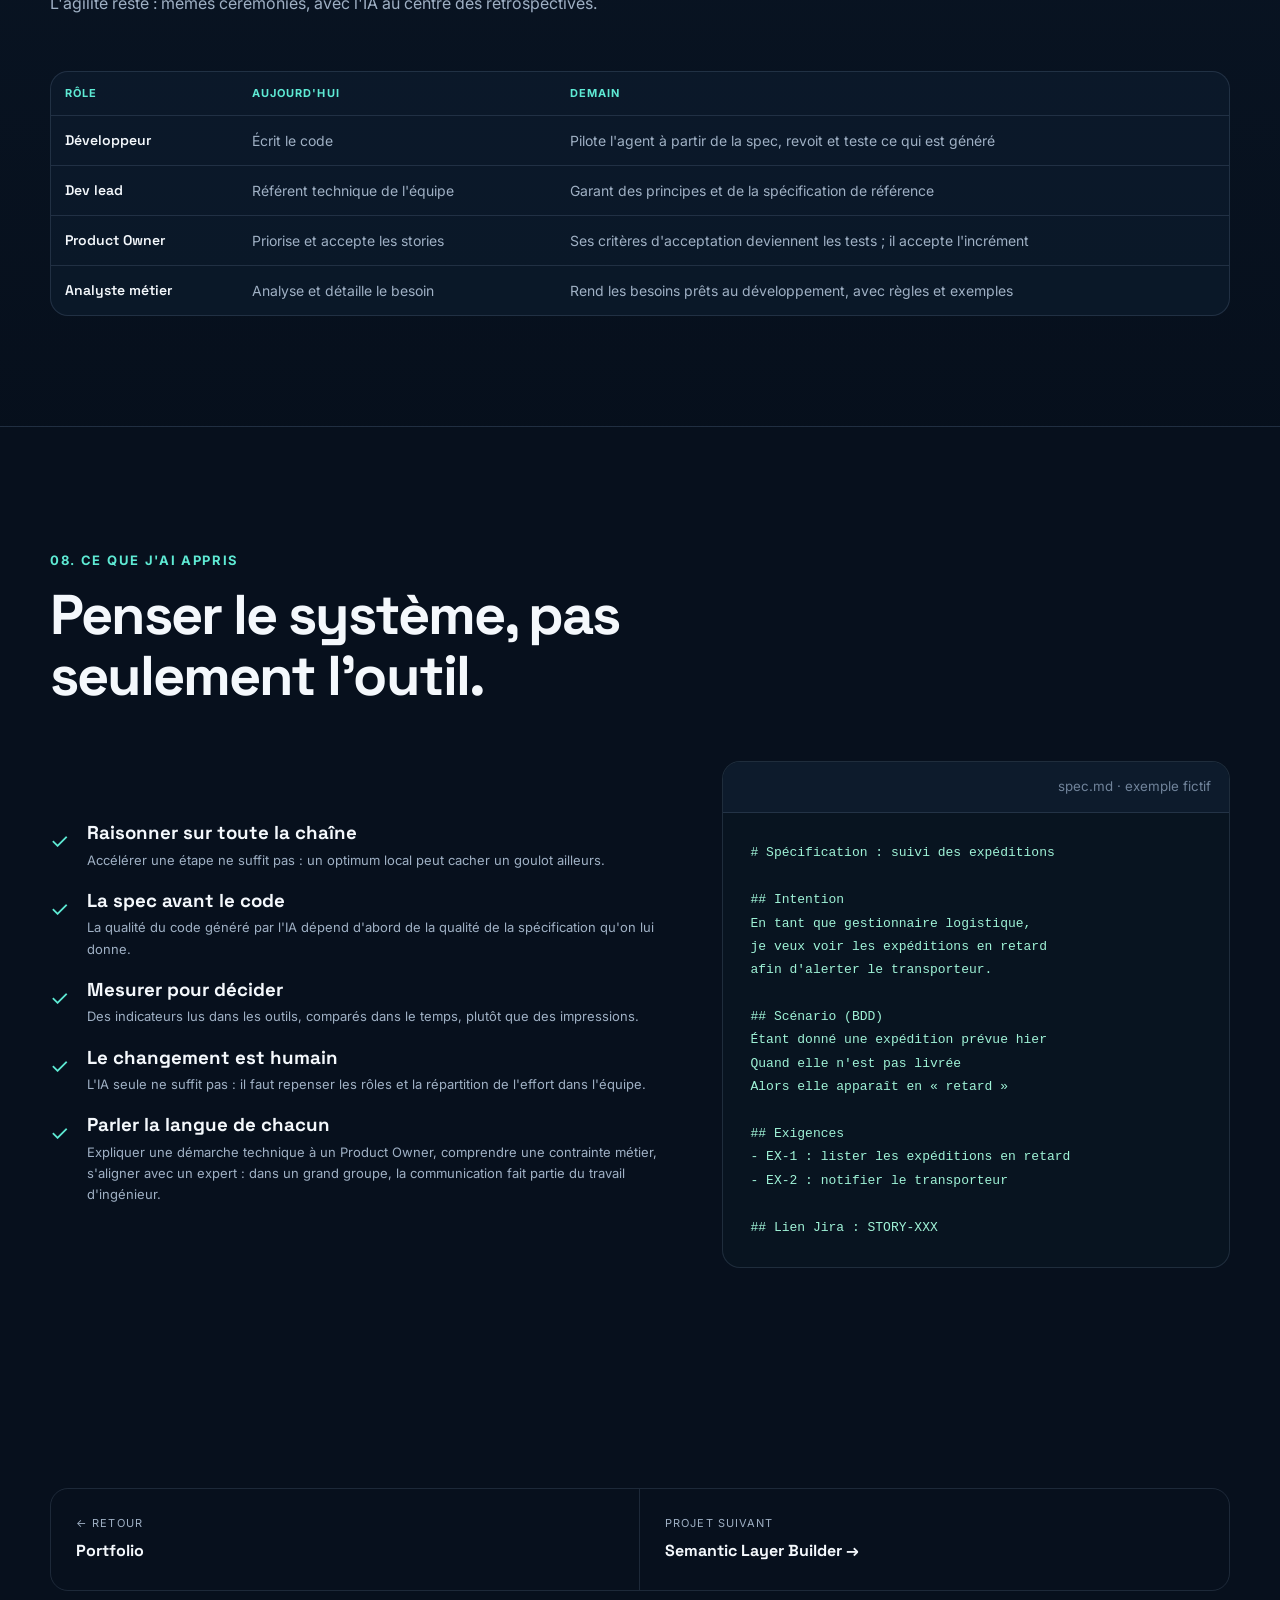
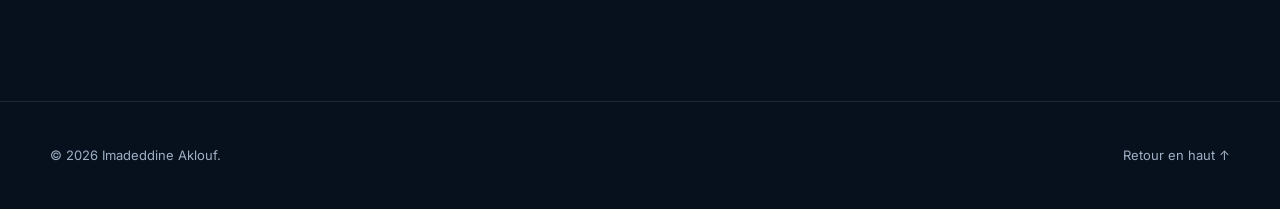
<file: project-renault-ai-sdlc.html>
<!DOCTYPE html>
<html lang="fr">
<head>
  <meta charset="UTF-8"><meta name="viewport" content="width=device-width, initial-scale=1.0"><meta name="description" content="Étude de cas : l'IA appliquée à toute la chaîne de livraison logicielle chez Renault Group, Spec-Driven Development, MCP et Jira."><meta name="theme-color" content="#07101d"><title>Alternance Renault Group | Imadeddine Aklouf</title>
  <link rel="preconnect" href="https://fonts.googleapis.com"><link rel="preconnect" href="https://fonts.gstatic.com" crossorigin><link href="https://fonts.googleapis.com/css2?family=Inter:wght@400;500;600;700;800&family=Space+Grotesk:wght@500;600;700&display=swap" rel="stylesheet"><link rel="stylesheet" href="styles.css">
</head>
<body>
  <div class="noise" aria-hidden="true"></div>
  <header class="site-header scrolled" id="top"><nav class="nav container"><a class="brand" href="index.html"><span class="brand-mark">IA</span><span>Imadeddine Aklouf</span></a><button class="menu-button" type="button" aria-label="Ouvrir le menu" aria-expanded="false"><span></span><span></span><span></span></button><div class="nav-links"><a href="index.html">← Portfolio</a><a href="#probleme">Problème</a><a href="#ambition">Ambition</a><a href="#cas">Mon cas d'usage</a><a class="nav-cta" href="#appris">Ce que j'ai appris</a></div></nav></header>
  <main>
    <section class="project-hero section container"><div class="project-breadcrumb reveal"><a href="index.html">Portfolio</a><span>/</span><span>Alternance Renault Group</span></div><div class="project-hero-grid"><div class="reveal"><p class="eyebrow">Étude de cas · Alternance · Depuis septembre 2026</p><h1>De l'IA pour coder <span class="gradient-text">à l'IA pour livrer</span></h1><p class="hero-text">Comment une grande organisation industrielle fait passer l'IA d'un simple assistant de code à un levier sur toute la chaîne de livraison logicielle, et ce que j'y apporte comme apprenti Catalyste IA.</p><div class="project-stack large"><span>Spec-Driven Development</span><span>Spec Kit</span><span>MCP</span><span>Jira</span><span>Agents IA</span><span>BDD</span></div><div class="hero-actions"><a class="button button-primary" href="#probleme">Lire l'étude de cas ↓</a></div></div><div class="project-summary-card reveal"><div><small>Entreprise</small><strong>Renault Group</strong></div><div><small>Direction</small><strong>Supply Chain IT</strong></div><div><small>Mon rôle</small><strong>Apprenti Catalyste IA</strong></div><div><small>Binôme</small><strong>Expert en IA</strong></div></div></div><div class="project-kpis reveal"><div><strong>5</strong><span>phases de la chaîne de livraison</span></div><div><strong>L1 → L5</strong><span>grille de maturité IA</span></div><div><strong>4</strong><span>indicateurs lus dans Jira</span></div><div><strong>1</strong><span>premier cas d'usage SDD</span></div></div></section>

    <section class="section project-doc-section" id="role"><div class="container doc-grid"><div class="doc-sidebar reveal"><p class="section-kicker">01. Mon rôle</p><h2>Catalyste IA, c'est quoi&nbsp;?</h2></div><div class="doc-content reveal"><p class="doc-lead">Identifier les cas d'usage de l'IA dans l'entreprise, puis développer les solutions associées.</p><p>Je travaille au sein de la Supply Chain IT de Renault Group, en binôme avec un expert en intelligence artificielle, et en lien avec les Product Owners et les équipes de développement. Mon premier cas d'usage s'inscrit dans un programme de transformation qui touche plusieurs équipes et plusieurs sites.</p><div class="problem-solution"><article><span>A · Le programme</span><h3>Un travail collectif</h3><p>Étendre l'IA à toute la chaîne de livraison logicielle, du besoin métier jusqu'à la maintenance.</p></article><article><span>B · Ma contribution</span><h3>Un cas d'usage concret</h3><p>Expérimenter le Spec-Driven Development et relier la spécification au Jira des Product Owners via MCP.</p></article></div></div></div></section>

    <section class="section container" id="probleme"><div class="section-heading reveal"><p class="section-kicker">02. Le problème</p><h2>Coder plus vite ne suffit pas.</h2><p class="section-intro">La livraison d'un logiciel passe par cinq phases. Les assistants IA se sont surtout concentrés sur une seule&nbsp;: l'implémentation.</p></div>
      <div class="chain reveal"><p class="chain-title">La chaîne de livraison logicielle</p><div class="chain-row"><div class="chain-step">Intention métier<small>qu'est-ce qu'on veut&nbsp;?</small></div><div class="chain-step">Définir<small>analyse, user stories</small></div><div class="chain-step mine">Implémenter<small>là où l'IA agit aujourd'hui</small></div><div class="chain-step">Valider<small>tests, recette</small></div><div class="chain-step">Maintenir<small>run, incidents</small></div></div></div>
      <div class="case-grid"><article class="case-block reveal"><small>1 · Le développement accélère</small><p>Avec l'IA, l'écriture du code et des tests techniques va plus vite.</p></article><article class="case-block reveal"><small>2 · Les goulots se déplacent</small><p>Définir le besoin et valider le résultat, restés sans IA, deviennent plus longs et absorbent le gain obtenu sur le code.</p></article><article class="case-block reveal"><small>3 · Un optimum local</small><p>Le gain reste local. Pour un gain global, il faut agir sur toute la chaîne, pas seulement sur le développement.</p></article></div>
      <p class="conf-note reveal">Ce constat rejoint le rapport public <a href="https://cloud.google.com/blog/products/ai-machine-learning/announcing-the-2025-dora-report" target="_blank" rel="noopener noreferrer" style="color:var(--primary)">DORA 2025, <em>State of AI-assisted Software Development</em></a>&nbsp;: «&nbsp;l'IA accélère le développement, mais cette accélération peut révéler des faiblesses en aval&nbsp;». Sans tests automatisés solides ni boucles de retour rapides, plus de changements signifie plus d'instabilité.</p>
    </section>

    <section class="section architecture-section" id="ambition"><div class="container"><div class="section-heading reveal"><p class="section-kicker">03. L'ambition</p><h2>Un chemin de maturité en cinq niveaux.</h2><p class="section-intro">Chaque équipe se situe sur une grille commune, par auto-évaluation&nbsp;: un repère pour progresser, pas un classement.</p></div>
      <div class="maturity reveal"><div><strong>L1</strong><h4>Assisté</h4><p>L'IA est un assistant ponctuel, à la demande.</p></div><div style="--i:0"><strong>L2</strong><h4>Copilote structuré</h4><p>Des pratiques communes dans l'équipe.</p></div><div style="--i:1"><strong>L3</strong><h4>Piloté par la spec</h4><p>Le Spec-Driven Development est en place.</p></div><div style="--i:2"><strong>L4</strong><h4>Piloté par l'intention</h4><p>L'IA intervient de l'intention métier jusqu'au test.</p></div><div style="--i:3"><strong>L5</strong><h4>Nativement IA</h4><p>L'humain fixe l'intention&nbsp;; amont, aval et maintenance sont automatisés par des agents.</p></div></div>
    </div></section>

    <section class="section container"><div class="section-heading reveal"><p class="section-kicker">04. La méthode</p><h2>Le BDD comme fil rouge, le SDD comme moteur.</h2><p class="section-intro">Une intention métier partagée devient le socle du développement et de la validation.</p></div>
      <div class="objective-grid"><article class="reveal"><span>BDD</span><h3>Intention métier</h3><p>Le besoin est décrit avec des scénarios concrets, écrits ensemble par le métier et l'IT.</p></article><article class="reveal"><span>SDD</span><h3>Spécification</h3><p>L'intention devient des exigences&nbsp;: la spec est le contrat et la source de vérité. L'IA développe à partir de ce besoin validé.</p></article><article class="reveal"><span>Tests</span><h3>Acceptation automatisée</h3><p>Les tests s'appuient sur les scénarios métier&nbsp;: la validation du Product Owner repose sur une base fiable.</p></article><article class="reveal"><span>Humain</span><h3>Validation à chaque étape</h3><p>La spec est validée avant le code, l'incrément après. L'IA accélère, l'humain décide.</p></article></div>
    </section>

    <section class="section alt-section" id="cas"><div class="container"><div class="section-heading reveal"><p class="section-kicker">05. Mon cas d'usage</p><h2>Le Spec-Driven Development, en pratique.</h2><p class="section-intro">En binôme avec un expert IA, j'expérimente le Spec-Driven Development avec Spec Kit sur un premier cas d'usage.</p></div>
      <div class="workflow reveal"><div><strong>1</strong><span>Principes</span></div><i>→</i><div><strong>2</strong><span>Spécification</span></div><i>→</i><div><strong>3</strong><span>Plan technique</span></div><i>→</i><div><strong>4</strong><span>Tâches</span></div><i>→</i><div><strong>5</strong><span>Code par agents IA</span></div><i>→</i><div><strong>6</strong><span>Validation humaine</span></div></div>
      <div class="trace reveal" style="margin-top:26px"><div class="trace-node"><strong>spec.md</strong><span>la spécification, source de vérité du code généré</span></div><div class="trace-link">⇄</div><div class="trace-node trace-mid"><strong>Serveur MCP</strong><span>Model Context Protocol&nbsp;: relie les outils de l'entreprise aux agents IA</span></div><div class="trace-link">⇄</div><div class="trace-node"><strong>Jira</strong><span>l'outil de référence des Product Owners</span></div></div>
      <div class="case-grid"><article class="case-block reveal"><small>Pourquoi Jira</small><p>C'est là que les Product Owners travaillent déjà&nbsp;: on vient à eux, sans leur imposer un environnement de développeur.</p></article><article class="case-block reveal"><small>Pourquoi MCP</small><p>Un protocole standard pour que l'agent IA lise le besoin là où il est écrit, et que chaque story garde la trace de sa spec.</p></article><article class="case-block reveal"><small>Ce que ça apporte</small><p>Une traçabilité de l'exigence jusqu'au code livré, et un Product Owner qui sait exactement ce que l'IA va produire.</p></article></div>
    </div></section>

    <section class="section container" id="mesure"><div class="section-heading reveal"><p class="section-kicker">06. Mesurer</p><h2>Une seule règle&nbsp;: on ne généralise que ce qu'on a mesuré.</h2><p class="section-intro">Le programme suit quatre indicateurs, lus directement dans Jira plutôt que déclarés. Chaque équipe est comparée à elle-même, jamais aux autres.</p></div>
      <div class="proof-wrap reveal"><table class="role-table"><thead><tr><th>Indicateur</th><th>Ce qu'on mesure</th><th>La question posée</th></tr></thead><tbody><tr><td>Adoption SDD</td><td>Part des stories réalisées avec le workflow spec → plan → tâches</td><td>Utilise-t-on vraiment l'IA&nbsp;?</td></tr><tr><td>Flow time</td><td>Délai entre la création d'une story et sa validation par le PO</td><td>Livre-t-on plus vite&nbsp;?</td></tr><tr><td>Items READY</td><td>Part des stories préparées en amont avant le développement</td><td>L'amont est-il mieux préparé&nbsp;?</td></tr><tr><td>Défauts échappés</td><td>Anomalies trouvées en recette ou en production, par story</td><td>La vitesse se paie-t-elle en qualité&nbsp;?</td></tr></tbody></table></div>
    </section>

    <section class="section architecture-section"><div class="container"><div class="section-heading reveal"><p class="section-kicker">07. Les rôles évoluent</p><h2>Une évolution, pas une disruption.</h2><p class="section-intro">L'agilité reste&nbsp;: mêmes cérémonies, avec l'IA au centre des rétrospectives.</p></div>
      <div class="proof-wrap reveal"><table class="role-table"><thead><tr><th>Rôle</th><th>Aujourd'hui</th><th>Demain</th></tr></thead><tbody><tr><td>Développeur</td><td>Écrit le code</td><td>Pilote l'agent à partir de la spec, revoit et teste ce qui est généré</td></tr><tr><td>Dev lead</td><td>Référent technique de l'équipe</td><td>Garant des principes et de la spécification de référence</td></tr><tr><td>Product Owner</td><td>Priorise et accepte les stories</td><td>Ses critères d'acceptation deviennent les tests&nbsp;; il accepte l'incrément</td></tr><tr><td>Analyste métier</td><td>Analyse et détaille le besoin</td><td>Rend les besoins prêts au développement, avec règles et exemples</td></tr></tbody></table></div>
    </div></section>

    <section class="section container" id="appris"><div class="section-heading reveal"><p class="section-kicker">08. Ce que j'ai appris</p><h2>Penser le système, pas seulement l'outil.</h2></div>
      <div class="results-layout"><div class="results-list reveal"><article><span>✓</span><div><h3>Raisonner sur toute la chaîne</h3><p>Accélérer une étape ne suffit pas&nbsp;: un optimum local peut cacher un goulot ailleurs.</p></div></article><article><span>✓</span><div><h3>La spec avant le code</h3><p>La qualité du code généré par l'IA dépend d'abord de la qualité de la spécification qu'on lui donne.</p></div></article><article><span>✓</span><div><h3>Mesurer pour décider</h3><p>Des indicateurs lus dans les outils, comparés dans le temps, plutôt que des impressions.</p></div></article><article><span>✓</span><div><h3>Le changement est humain</h3><p>L'IA seule ne suffit pas&nbsp;: il faut repenser les rôles et la répartition de l'effort dans l'équipe.</p></div></article><article><span>✓</span><div><h3>Parler la langue de chacun</h3><p>Expliquer une démarche technique à un Product Owner, comprendre une contrainte métier, s'aligner avec un expert&nbsp;: dans un grand groupe, la communication fait partie du travail d'ingénieur.</p></div></article></div>
      <div class="artifact-card reveal"><div class="terminal-top"><small>spec.md · exemple fictif</small></div><pre><code># Spécification&nbsp;: suivi des expéditions

## Intention
En tant que gestionnaire logistique,
je veux voir les expéditions en retard
afin d'alerter le transporteur.

## Scénario (BDD)
Étant donné une expédition prévue hier
Quand elle n'est pas livrée
Alors elle apparaît en « retard »

## Exigences
- EX-1&nbsp;: lister les expéditions en retard
- EX-2&nbsp;: notifier le transporteur

## Lien Jira&nbsp;: STORY-XXX</code></pre></div></div>
    </section>
    <section class="section container"><div class="project-navigation reveal"><a href="index.html#alternance"><span>← Retour</span><strong>Portfolio</strong></a><a href="project-semantic-layer-builder.html"><span>Projet suivant</span><strong>Semantic Layer Builder →</strong></a></div></section>

  </main>
  <footer class="footer"><div class="container footer-inner"><p>© <span id="year"></span> Imadeddine Aklouf.</p><a href="#top">Retour en haut ↑</a></div></footer><script src="script.js"></script>
</body>
</html>
</file>
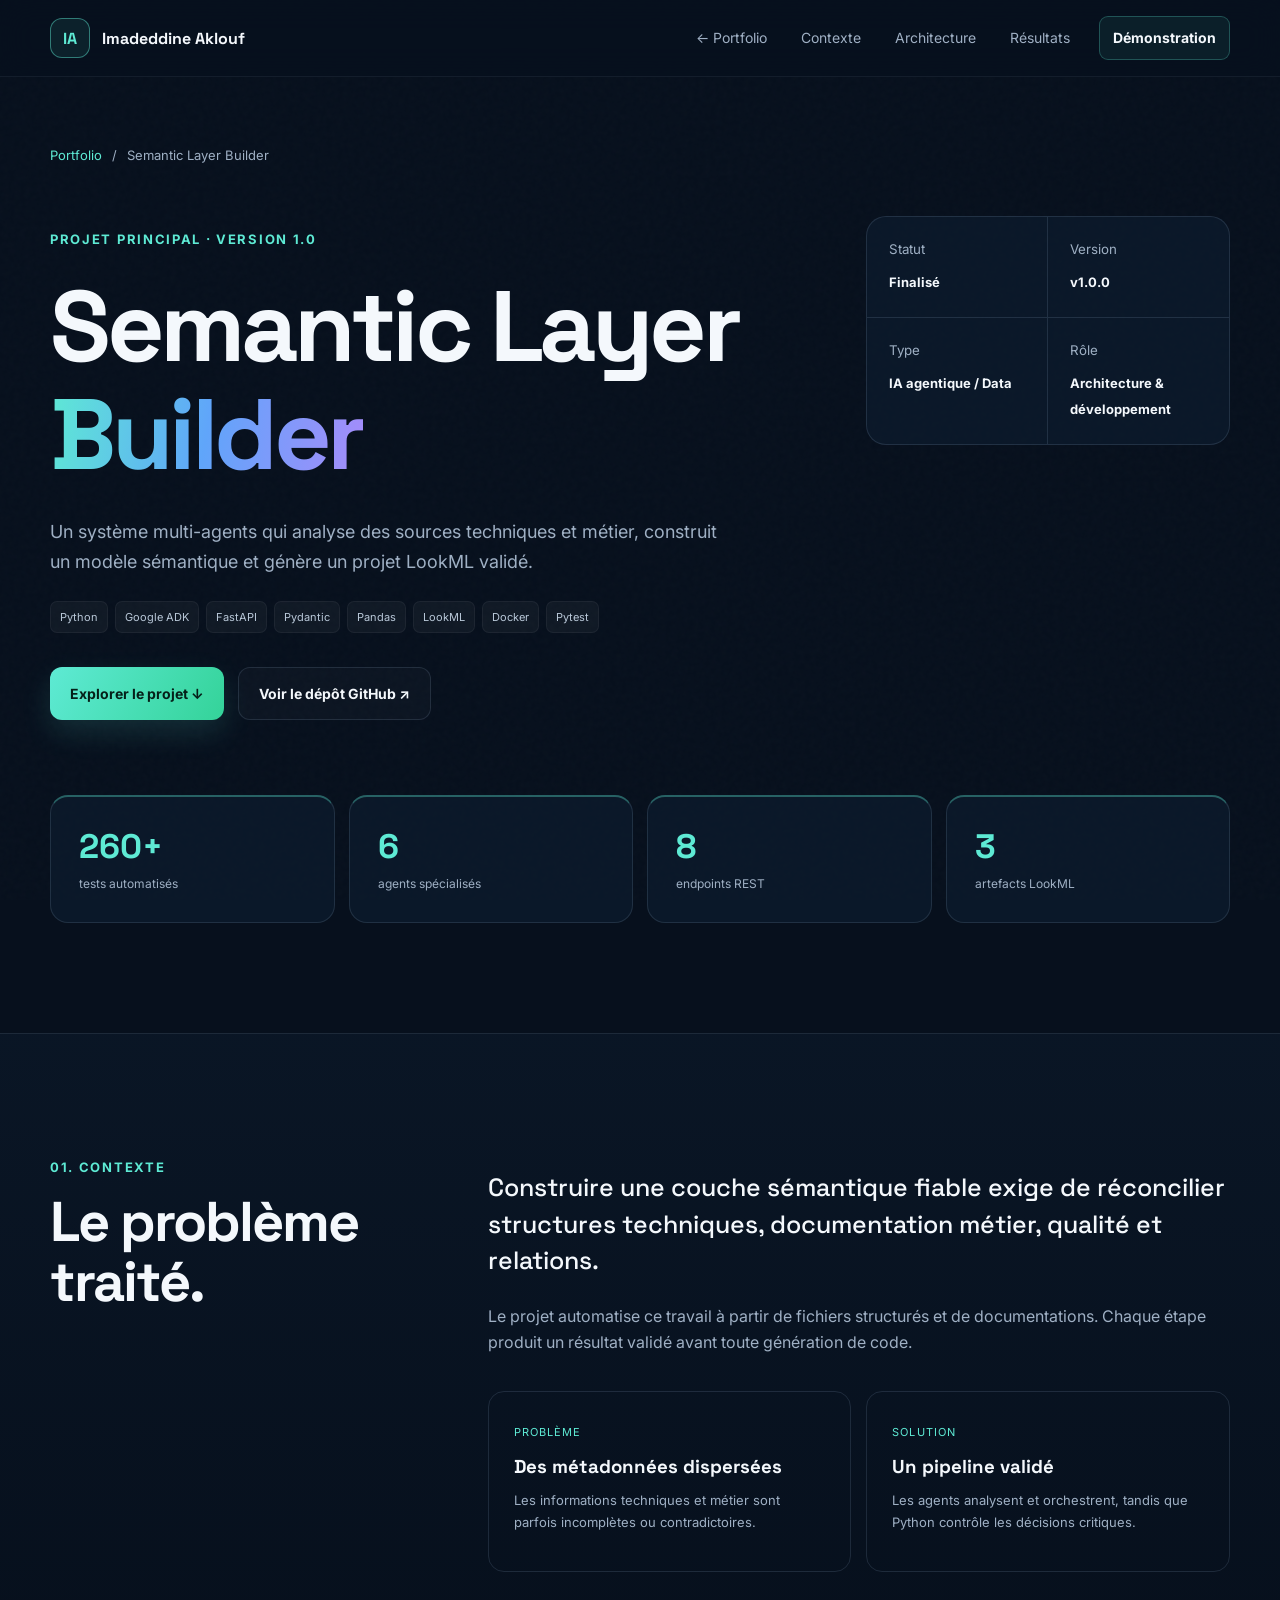
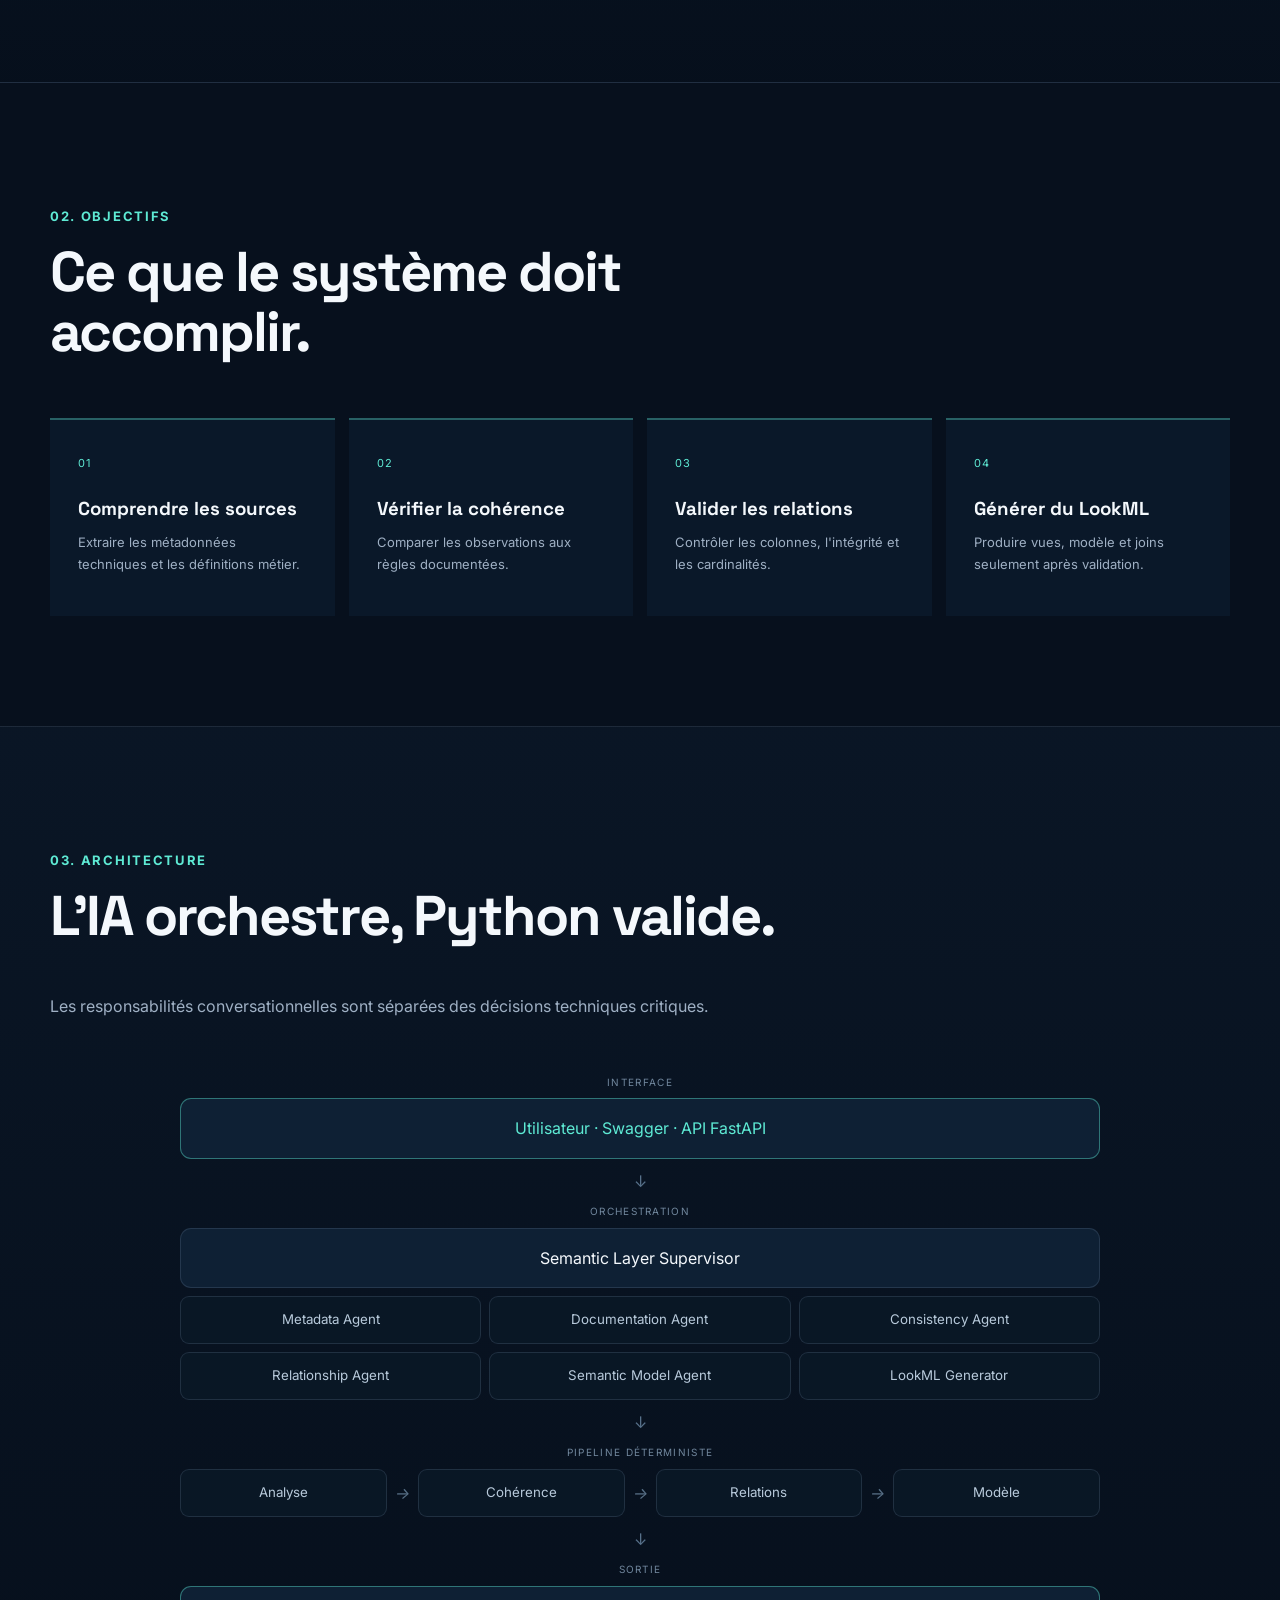
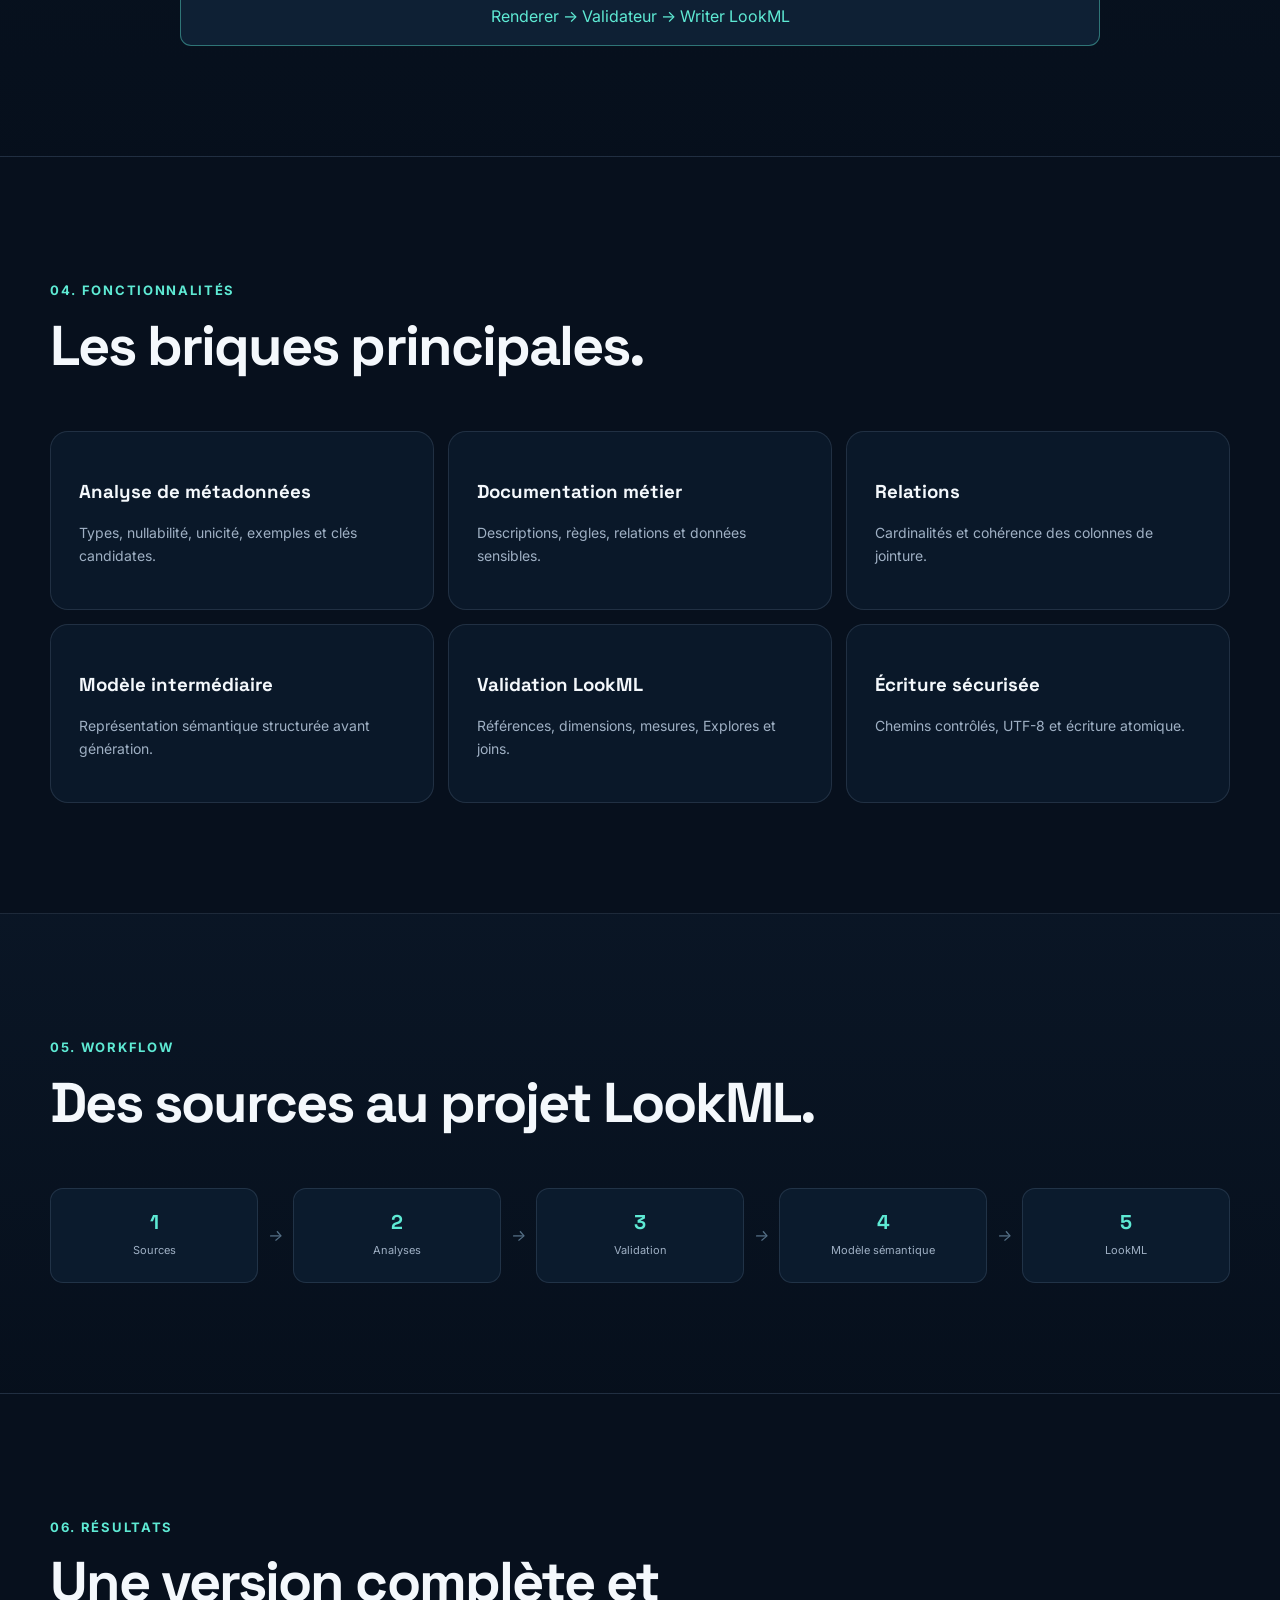
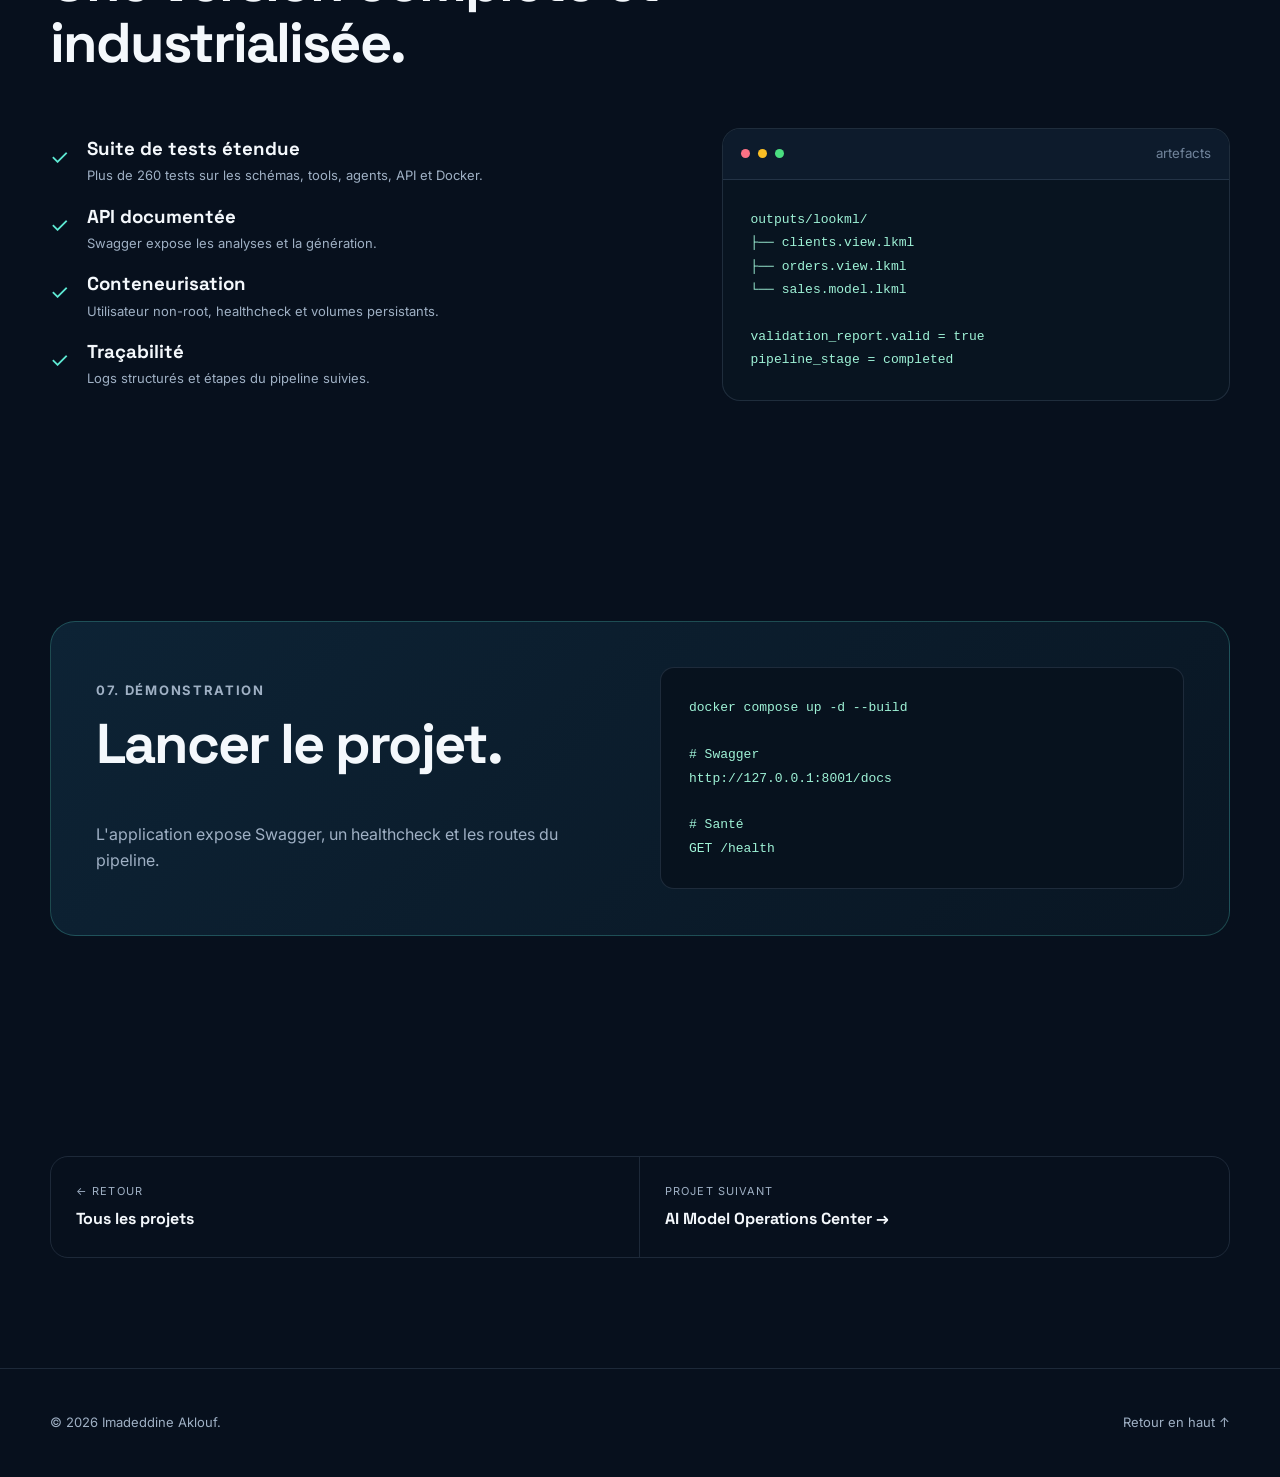
<file: project-semantic-layer-builder.html>
<!DOCTYPE html>
<html lang="fr">
<head>
  <meta charset="UTF-8"><meta name="viewport" content="width=device-width, initial-scale=1.0"><meta name="description" content="Présentation détaillée du projet Semantic Layer Builder."><meta name="theme-color" content="#07101d"><title>Semantic Layer Builder | Imadeddine Aklouf</title>
  <link rel="preconnect" href="https://fonts.googleapis.com"><link rel="preconnect" href="https://fonts.gstatic.com" crossorigin><link href="https://fonts.googleapis.com/css2?family=Inter:wght@400;500;600;700;800&family=Space+Grotesk:wght@500;600;700&display=swap" rel="stylesheet"><link rel="stylesheet" href="styles.css">
</head>
<body>
  <div class="noise" aria-hidden="true"></div>
  <header class="site-header scrolled" id="top"><nav class="nav container"><a class="brand" href="index.html"><span class="brand-mark">IA</span><span>Imadeddine Aklouf</span></a><button class="menu-button" type="button" aria-label="Ouvrir le menu" aria-expanded="false"><span></span><span></span><span></span></button><div class="nav-links"><a href="index.html">← Portfolio</a><a href="#contexte">Contexte</a><a href="#architecture">Architecture</a><a href="#resultats">Résultats</a><a class="nav-cta" href="#demonstration">Démonstration</a></div></nav></header>
  <main>
    <section class="project-hero section container"><div class="project-breadcrumb reveal"><a href="index.html">Portfolio</a><span>/</span><span>Semantic Layer Builder</span></div><div class="project-hero-grid"><div class="reveal"><p class="eyebrow">Projet principal · Version 1.0</p><h1>Semantic Layer <span class="gradient-text">Builder</span></h1><p class="hero-text">Un système multi-agents qui analyse des sources techniques et métier, construit un modèle sémantique et génère un projet LookML validé.</p><div class="project-stack large"><span>Python</span><span>Google ADK</span><span>FastAPI</span><span>Pydantic</span><span>Pandas</span><span>LookML</span><span>Docker</span><span>Pytest</span></div><div class="hero-actions"><a class="button button-primary" href="#contexte">Explorer le projet ↓</a><a class="button button-secondary" href="https://github.com/ImadeddineAklouf/Semantique_layer_agent" target="_blank" rel="noopener noreferrer">Voir le dépôt GitHub ↗</a></div></div><div class="project-summary-card reveal"><div><small>Statut</small><strong>Finalisé</strong></div><div><small>Version</small><strong>v1.0.0</strong></div><div><small>Type</small><strong>IA agentique / Data</strong></div><div><small>Rôle</small><strong>Architecture & développement</strong></div></div></div><div class="project-kpis reveal"><div><strong>260+</strong><span>tests automatisés</span></div><div><strong>6</strong><span>agents spécialisés</span></div><div><strong>8</strong><span>endpoints REST</span></div><div><strong>3</strong><span>artefacts LookML</span></div></div></section>

    <section class="section project-doc-section" id="contexte"><div class="container doc-grid"><div class="doc-sidebar reveal"><p class="section-kicker">01. Contexte</p><h2>Le problème traité.</h2></div><div class="doc-content reveal"><p class="doc-lead">Construire une couche sémantique fiable exige de réconcilier structures techniques, documentation métier, qualité et relations.</p><p>Le projet automatise ce travail à partir de fichiers structurés et de documentations. Chaque étape produit un résultat validé avant toute génération de code.</p><div class="problem-solution"><article><span>Problème</span><h3>Des métadonnées dispersées</h3><p>Les informations techniques et métier sont parfois incomplètes ou contradictoires.</p></article><article><span>Solution</span><h3>Un pipeline validé</h3><p>Les agents analysent et orchestrent, tandis que Python contrôle les décisions critiques.</p></article></div></div></div></section>

    <section class="section container"><div class="section-heading reveal"><p class="section-kicker">02. Objectifs</p><h2>Ce que le système doit accomplir.</h2></div><div class="objective-grid"><article class="reveal"><span>01</span><h3>Comprendre les sources</h3><p>Extraire les métadonnées techniques et les définitions métier.</p></article><article class="reveal"><span>02</span><h3>Vérifier la cohérence</h3><p>Comparer les observations aux règles documentées.</p></article><article class="reveal"><span>03</span><h3>Valider les relations</h3><p>Contrôler les colonnes, l'intégrité et les cardinalités.</p></article><article class="reveal"><span>04</span><h3>Générer du LookML</h3><p>Produire vues, modèle et joins seulement après validation.</p></article></div></section>

    <section class="section architecture-section" id="architecture"><div class="container"><div class="section-heading reveal"><p class="section-kicker">03. Architecture</p><h2>L'IA orchestre, Python valide.</h2><p class="section-intro">Les responsabilités conversationnelles sont séparées des décisions techniques critiques.</p></div><div class="full-architecture reveal"><div class="fa-layer"><span>Interface</span><div class="fa-node accent">Utilisateur · Swagger · API FastAPI</div></div><div class="fa-arrow">↓</div><div class="fa-layer"><span>Orchestration</span><div class="fa-node">Semantic Layer Supervisor</div><div class="agent-grid"><small>Metadata Agent</small><small>Documentation Agent</small><small>Consistency Agent</small><small>Relationship Agent</small><small>Semantic Model Agent</small><small>LookML Generator</small></div></div><div class="fa-arrow">↓</div><div class="fa-layer"><span>Pipeline déterministe</span><div class="pipeline-row"><small>Analyse</small><i>→</i><small>Cohérence</small><i>→</i><small>Relations</small><i>→</i><small>Modèle</small></div></div><div class="fa-arrow">↓</div><div class="fa-layer"><span>Sortie</span><div class="fa-node accent">Renderer → Validateur → Writer LookML</div></div></div></div></section>

    <section class="section container"><div class="section-heading reveal"><p class="section-kicker">04. Fonctionnalités</p><h2>Les briques principales.</h2></div><div class="feature-grid"><article class="feature-card reveal"><h3>Analyse de métadonnées</h3><p>Types, nullabilité, unicité, exemples et clés candidates.</p></article><article class="feature-card reveal"><h3>Documentation métier</h3><p>Descriptions, règles, relations et données sensibles.</p></article><article class="feature-card reveal"><h3>Relations</h3><p>Cardinalités et cohérence des colonnes de jointure.</p></article><article class="feature-card reveal"><h3>Modèle intermédiaire</h3><p>Représentation sémantique structurée avant génération.</p></article><article class="feature-card reveal"><h3>Validation LookML</h3><p>Références, dimensions, mesures, Explores et joins.</p></article><article class="feature-card reveal"><h3>Écriture sécurisée</h3><p>Chemins contrôlés, UTF-8 et écriture atomique.</p></article></div></section>

    <section class="section workflow-section"><div class="container"><div class="section-heading reveal"><p class="section-kicker">05. Workflow</p><h2>Des sources au projet LookML.</h2></div><div class="workflow reveal"><div><strong>1</strong><span>Sources</span></div><i>→</i><div><strong>2</strong><span>Analyses</span></div><i>→</i><div><strong>3</strong><span>Validation</span></div><i>→</i><div><strong>4</strong><span>Modèle sémantique</span></div><i>→</i><div><strong>5</strong><span>LookML</span></div></div></div></section>

    <section class="section container" id="resultats"><div class="section-heading reveal"><p class="section-kicker">06. Résultats</p><h2>Une version complète et industrialisée.</h2></div><div class="results-layout"><div class="results-list reveal"><article><span>✓</span><div><h3>Suite de tests étendue</h3><p>Plus de 260 tests sur les schémas, tools, agents, API et Docker.</p></div></article><article><span>✓</span><div><h3>API documentée</h3><p>Swagger expose les analyses et la génération.</p></div></article><article><span>✓</span><div><h3>Conteneurisation</h3><p>Utilisateur non-root, healthcheck et volumes persistants.</p></div></article><article><span>✓</span><div><h3>Traçabilité</h3><p>Logs structurés et étapes du pipeline suivies.</p></div></article></div><div class="artifact-card reveal"><div class="terminal-top"><span></span><span></span><span></span><small>artefacts</small></div><pre><code>outputs/lookml/
├── clients.view.lkml
├── orders.view.lkml
└── sales.model.lkml

validation_report.valid = true
pipeline_stage = completed</code></pre></div></div></section>

    <section class="section container" id="demonstration"><div class="demo-card reveal"><div><p class="section-kicker">07. Démonstration</p><h2>Lancer le projet.</h2><p>L'application expose Swagger, un healthcheck et les routes du pipeline.</p></div><pre><code>docker compose up -d --build

# Swagger
http://127.0.0.1:8001/docs

# Santé
GET /health</code></pre></div></section>
    <section class="section container"><div class="project-navigation reveal"><a href="index.html#projets"><span>← Retour</span><strong>Tous les projets</strong></a><a href="project-ai-model-operations-center.html"><span>Projet suivant</span><strong>AI Model Operations Center →</strong></a></div></section>
  </main>
  <footer class="footer"><div class="container footer-inner"><p>© <span id="year"></span> Imadeddine Aklouf.</p><a href="#top">Retour en haut ↑</a></div></footer><script src="script.js"></script>
</body>
</html>
</file>
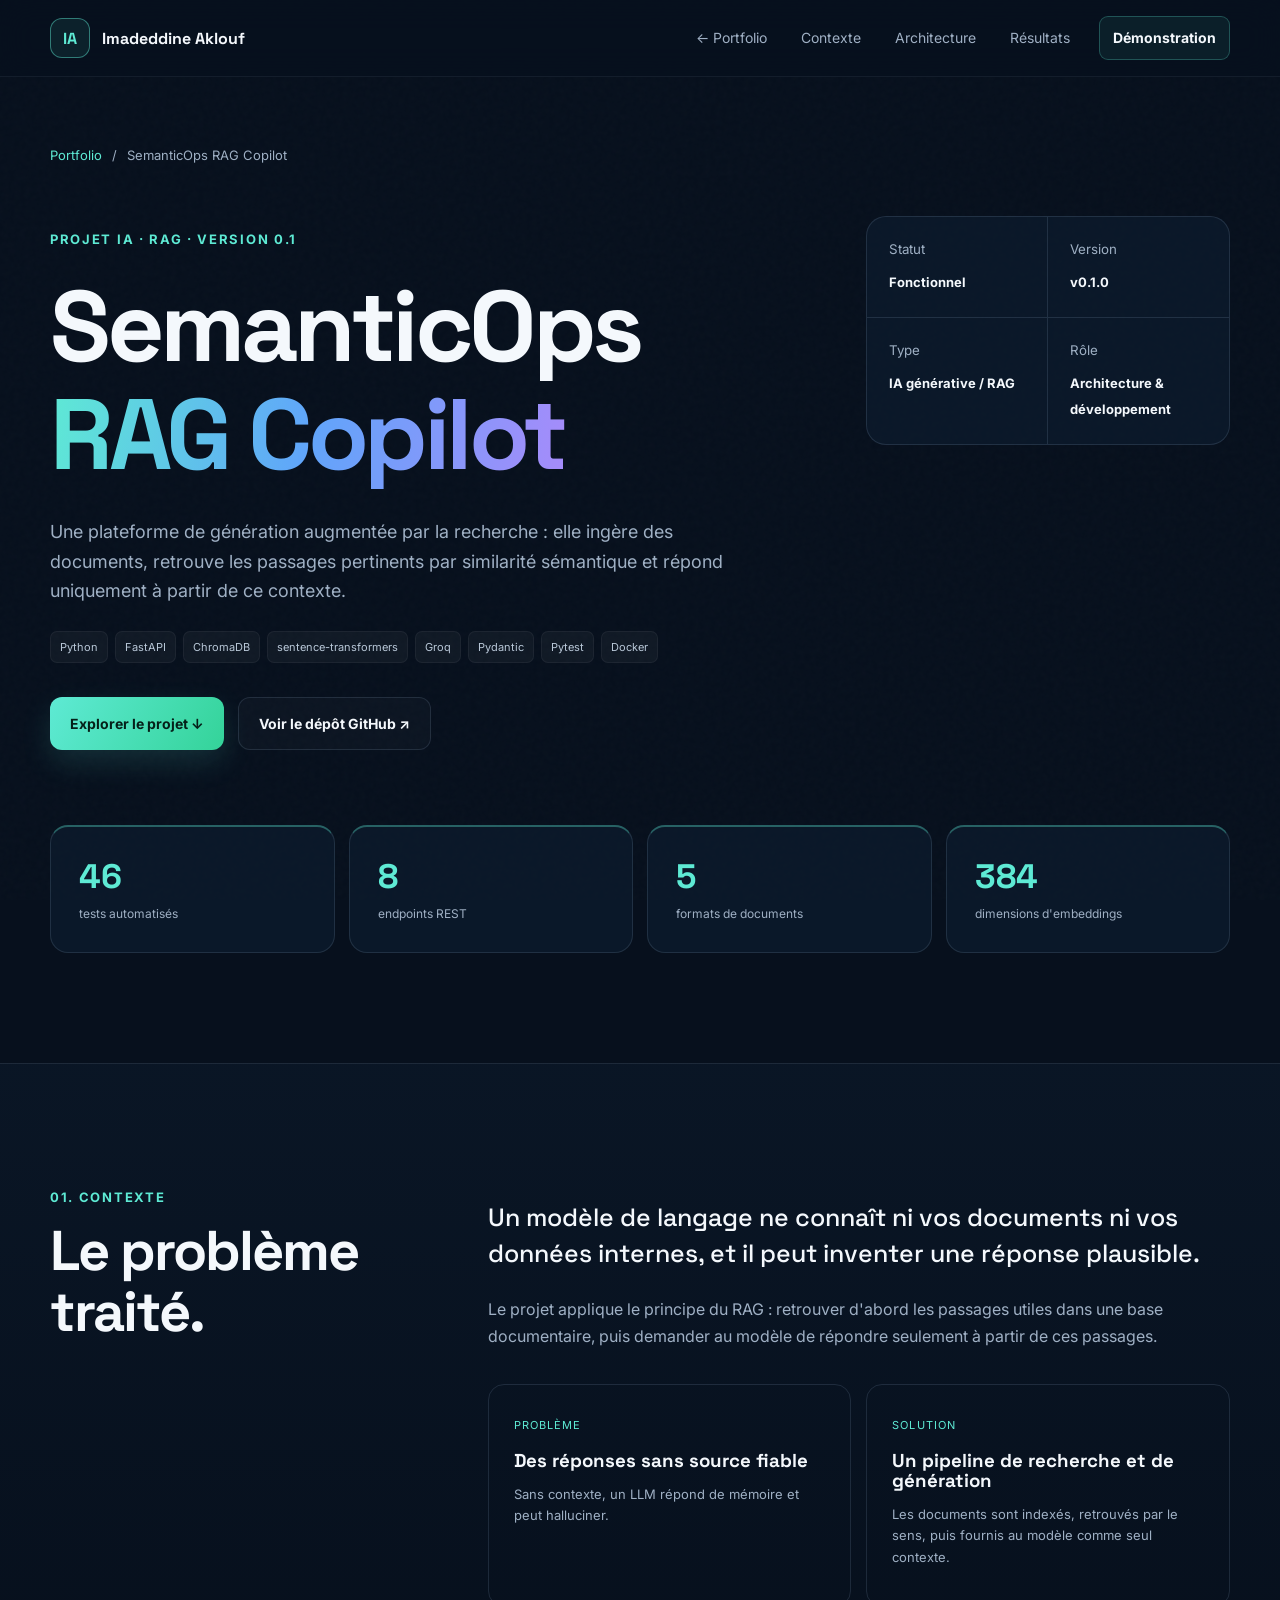
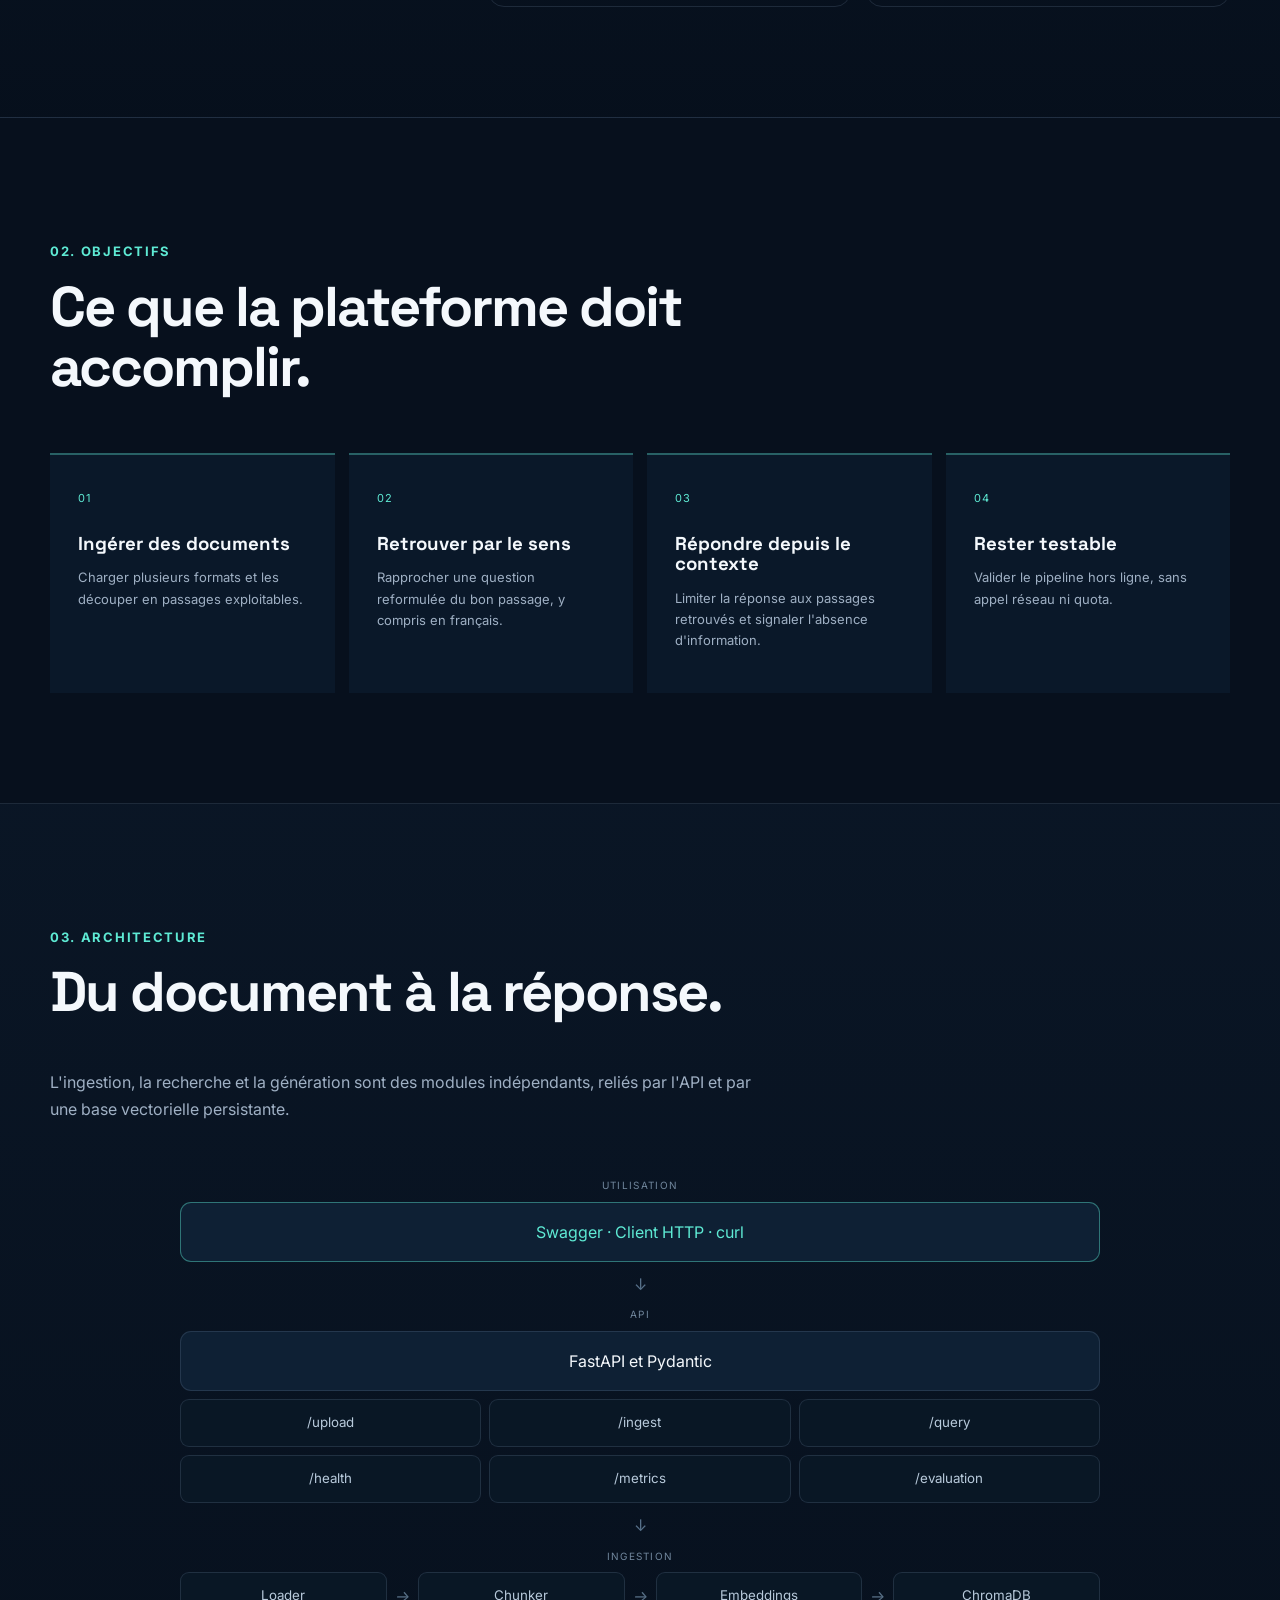
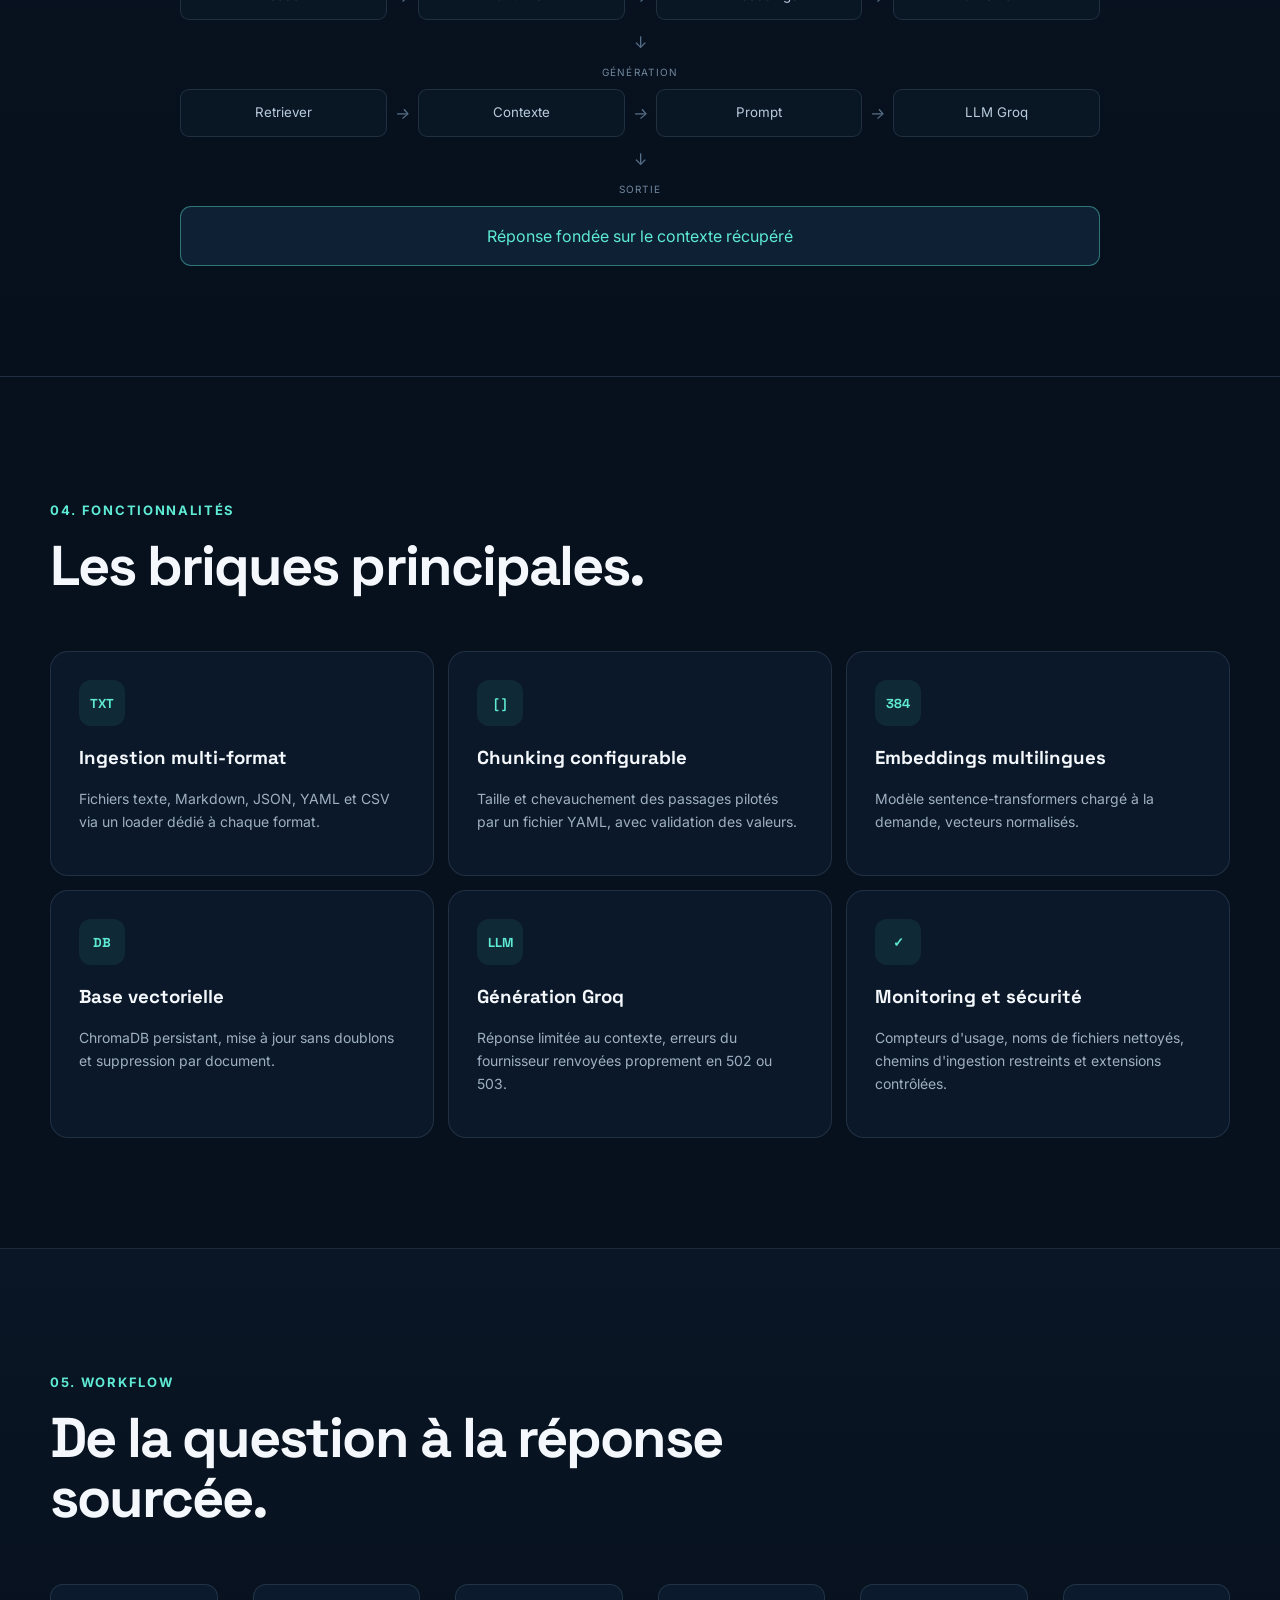
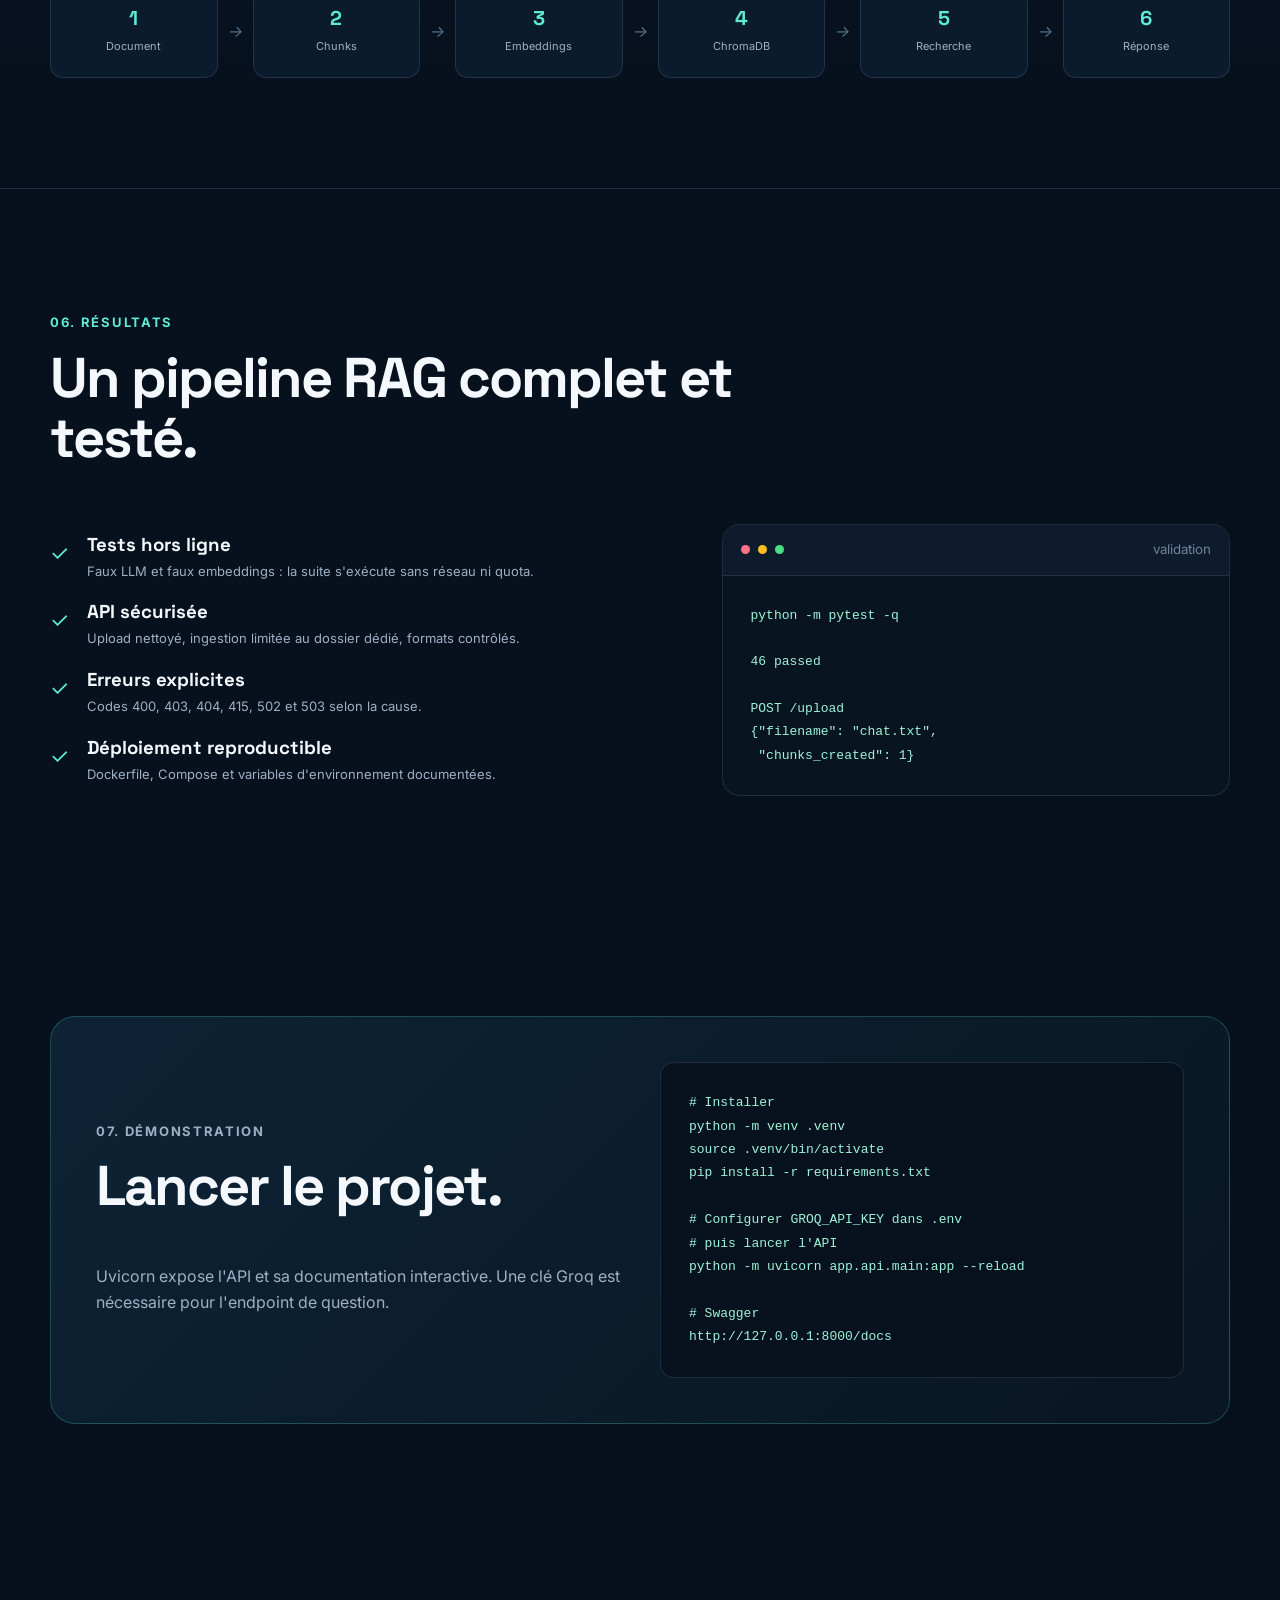
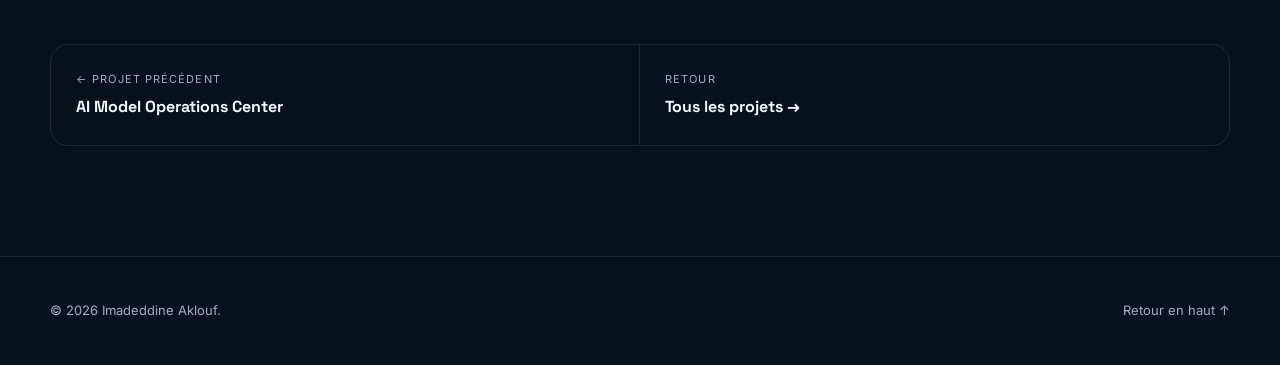
<file: project-semanticops-rag-copilot.html>
<!DOCTYPE html>
<html lang="fr">
<head>
  <meta charset="UTF-8"><meta name="viewport" content="width=device-width, initial-scale=1.0"><meta name="description" content="Présentation détaillée du projet SemanticOps RAG Copilot."><meta name="theme-color" content="#07101d"><title>SemanticOps RAG Copilot | Imadeddine Aklouf</title>
  <link rel="preconnect" href="https://fonts.googleapis.com"><link rel="preconnect" href="https://fonts.gstatic.com" crossorigin><link href="https://fonts.googleapis.com/css2?family=Inter:wght@400;500;600;700;800&family=Space+Grotesk:wght@500;600;700&display=swap" rel="stylesheet"><link rel="stylesheet" href="styles.css">
</head>
<body>
  <div class="noise" aria-hidden="true"></div>
  <header class="site-header scrolled" id="top"><nav class="nav container"><a class="brand" href="index.html"><span class="brand-mark">IA</span><span>Imadeddine Aklouf</span></a><button class="menu-button" type="button" aria-label="Ouvrir le menu" aria-expanded="false"><span></span><span></span><span></span></button><div class="nav-links"><a href="index.html">← Portfolio</a><a href="#contexte">Contexte</a><a href="#architecture">Architecture</a><a href="#resultats">Résultats</a><a class="nav-cta" href="#demonstration">Démonstration</a></div></nav></header>
  <main>
    <section class="project-hero section container"><div class="project-breadcrumb reveal"><a href="index.html">Portfolio</a><span>/</span><span>SemanticOps RAG Copilot</span></div><div class="project-hero-grid"><div class="reveal"><p class="eyebrow">Projet IA · RAG · Version 0.1</p><h1>SemanticOps <span class="gradient-text">RAG Copilot</span></h1><p class="hero-text">Une plateforme de génération augmentée par la recherche : elle ingère des documents, retrouve les passages pertinents par similarité sémantique et répond uniquement à partir de ce contexte.</p><div class="project-stack large"><span>Python</span><span>FastAPI</span><span>ChromaDB</span><span>sentence-transformers</span><span>Groq</span><span>Pydantic</span><span>Pytest</span><span>Docker</span></div><div class="hero-actions"><a class="button button-primary" href="#contexte">Explorer le projet ↓</a><a class="button button-secondary" href="https://github.com/ImadeddineAklouf/SemanticOps-rag-copilot" target="_blank" rel="noopener noreferrer">Voir le dépôt GitHub ↗</a></div></div><div class="project-summary-card reveal"><div><small>Statut</small><strong>Fonctionnel</strong></div><div><small>Version</small><strong>v0.1.0</strong></div><div><small>Type</small><strong>IA générative / RAG</strong></div><div><small>Rôle</small><strong>Architecture & développement</strong></div></div></div><div class="project-kpis reveal"><div><strong>46</strong><span>tests automatisés</span></div><div><strong>8</strong><span>endpoints REST</span></div><div><strong>5</strong><span>formats de documents</span></div><div><strong>384</strong><span>dimensions d'embeddings</span></div></div></section>

    <section class="section project-doc-section" id="contexte"><div class="container doc-grid"><div class="doc-sidebar reveal"><p class="section-kicker">01. Contexte</p><h2>Le problème traité.</h2></div><div class="doc-content reveal"><p class="doc-lead">Un modèle de langage ne connaît ni vos documents ni vos données internes, et il peut inventer une réponse plausible.</p><p>Le projet applique le principe du RAG : retrouver d'abord les passages utiles dans une base documentaire, puis demander au modèle de répondre seulement à partir de ces passages.</p><div class="problem-solution"><article><span>Problème</span><h3>Des réponses sans source fiable</h3><p>Sans contexte, un LLM répond de mémoire et peut halluciner.</p></article><article><span>Solution</span><h3>Un pipeline de recherche et de génération</h3><p>Les documents sont indexés, retrouvés par le sens, puis fournis au modèle comme seul contexte.</p></article></div></div></div></section>

    <section class="section container"><div class="section-heading reveal"><p class="section-kicker">02. Objectifs</p><h2>Ce que la plateforme doit accomplir.</h2></div><div class="objective-grid"><article class="reveal"><span>01</span><h3>Ingérer des documents</h3><p>Charger plusieurs formats et les découper en passages exploitables.</p></article><article class="reveal"><span>02</span><h3>Retrouver par le sens</h3><p>Rapprocher une question reformulée du bon passage, y compris en français.</p></article><article class="reveal"><span>03</span><h3>Répondre depuis le contexte</h3><p>Limiter la réponse aux passages retrouvés et signaler l'absence d'information.</p></article><article class="reveal"><span>04</span><h3>Rester testable</h3><p>Valider le pipeline hors ligne, sans appel réseau ni quota.</p></article></div></section>

    <section class="section architecture-section" id="architecture"><div class="container"><div class="section-heading reveal"><p class="section-kicker">03. Architecture</p><h2>Du document à la réponse.</h2><p class="section-intro">L'ingestion, la recherche et la génération sont des modules indépendants, reliés par l'API et par une base vectorielle persistante.</p></div><div class="full-architecture reveal"><div class="fa-layer"><span>Utilisation</span><div class="fa-node accent">Swagger · Client HTTP · curl</div></div><div class="fa-arrow">↓</div><div class="fa-layer"><span>API</span><div class="fa-node">FastAPI et Pydantic</div><div class="agent-grid"><small>/upload</small><small>/ingest</small><small>/query</small><small>/health</small><small>/metrics</small><small>/evaluation</small></div></div><div class="fa-arrow">↓</div><div class="fa-layer"><span>Ingestion</span><div class="pipeline-row"><small>Loader</small><i>→</i><small>Chunker</small><i>→</i><small>Embeddings</small><i>→</i><small>ChromaDB</small></div></div><div class="fa-arrow">↓</div><div class="fa-layer"><span>Génération</span><div class="pipeline-row"><small>Retriever</small><i>→</i><small>Contexte</small><i>→</i><small>Prompt</small><i>→</i><small>LLM Groq</small></div></div><div class="fa-arrow">↓</div><div class="fa-layer"><span>Sortie</span><div class="fa-node accent">Réponse fondée sur le contexte récupéré</div></div></div></div></section>

    <section class="section container"><div class="section-heading reveal"><p class="section-kicker">04. Fonctionnalités</p><h2>Les briques principales.</h2></div><div class="feature-grid"><article class="feature-card reveal"><div class="feature-icon">TXT</div><h3>Ingestion multi-format</h3><p>Fichiers texte, Markdown, JSON, YAML et CSV via un loader dédié à chaque format.</p></article><article class="feature-card reveal"><div class="feature-icon">[ ]</div><h3>Chunking configurable</h3><p>Taille et chevauchement des passages pilotés par un fichier YAML, avec validation des valeurs.</p></article><article class="feature-card reveal"><div class="feature-icon">384</div><h3>Embeddings multilingues</h3><p>Modèle sentence-transformers chargé à la demande, vecteurs normalisés.</p></article><article class="feature-card reveal"><div class="feature-icon">DB</div><h3>Base vectorielle</h3><p>ChromaDB persistant, mise à jour sans doublons et suppression par document.</p></article><article class="feature-card reveal"><div class="feature-icon">LLM</div><h3>Génération Groq</h3><p>Réponse limitée au contexte, erreurs du fournisseur renvoyées proprement en 502 ou 503.</p></article><article class="feature-card reveal"><div class="feature-icon">✓</div><h3>Monitoring et sécurité</h3><p>Compteurs d'usage, noms de fichiers nettoyés, chemins d'ingestion restreints et extensions contrôlées.</p></article></div></section>

    <section class="section workflow-section"><div class="container"><div class="section-heading reveal"><p class="section-kicker">05. Workflow</p><h2>De la question à la réponse sourcée.</h2></div><div class="workflow reveal"><div><strong>1</strong><span>Document</span></div><i>→</i><div><strong>2</strong><span>Chunks</span></div><i>→</i><div><strong>3</strong><span>Embeddings</span></div><i>→</i><div><strong>4</strong><span>ChromaDB</span></div><i>→</i><div><strong>5</strong><span>Recherche</span></div><i>→</i><div><strong>6</strong><span>Réponse</span></div></div></div></section>

    <section class="section container" id="resultats"><div class="section-heading reveal"><p class="section-kicker">06. Résultats</p><h2>Un pipeline RAG complet et testé.</h2></div><div class="results-layout"><div class="results-list reveal"><article><span>✓</span><div><h3>Tests hors ligne</h3><p>Faux LLM et faux embeddings : la suite s'exécute sans réseau ni quota.</p></div></article><article><span>✓</span><div><h3>API sécurisée</h3><p>Upload nettoyé, ingestion limitée au dossier dédié, formats contrôlés.</p></div></article><article><span>✓</span><div><h3>Erreurs explicites</h3><p>Codes 400, 403, 404, 415, 502 et 503 selon la cause.</p></div></article><article><span>✓</span><div><h3>Déploiement reproductible</h3><p>Dockerfile, Compose et variables d'environnement documentées.</p></div></article></div><div class="artifact-card reveal"><div class="terminal-top"><span></span><span></span><span></span><small>validation</small></div><pre><code>python -m pytest -q

46 passed

POST /upload
{"filename": "chat.txt",
 "chunks_created": 1}</code></pre></div></div></section>

    <section class="section container" id="demonstration"><div class="demo-card reveal"><div><p class="section-kicker">07. Démonstration</p><h2>Lancer le projet.</h2><p>Uvicorn expose l'API et sa documentation interactive. Une clé Groq est nécessaire pour l'endpoint de question.</p></div><pre><code># Installer
python -m venv .venv
source .venv/bin/activate
pip install -r requirements.txt

# Configurer GROQ_API_KEY dans .env
# puis lancer l'API
python -m uvicorn app.api.main:app --reload

# Swagger
http://127.0.0.1:8000/docs</code></pre></div></section>
    <section class="section container"><div class="project-navigation reveal"><a href="project-ai-model-operations-center.html"><span>← Projet précédent</span><strong>AI Model Operations Center</strong></a><a href="index.html#projets"><span>Retour</span><strong>Tous les projets →</strong></a></div></section>
  </main>
  <footer class="footer"><div class="container footer-inner"><p>© <span id="year"></span> Imadeddine Aklouf.</p><a href="#top">Retour en haut ↑</a></div></footer><script src="script.js"></script>
</body>
</html>
</file>
<file: styles.css>
:root{--bg:#07101d;--bg-soft:#0b1727;--card:rgba(13,28,47,.72);--card-solid:#0e1d30;--text:#f4f8fc;--muted:#9fb0c4;--line:rgba(163,190,218,.15);--primary:#5eead4;--secondary:#60a5fa;--violet:#a78bfa;--max:1180px}*{box-sizing:border-box}html{scroll-behavior:smooth;scroll-padding-top:90px}body{margin:0;color:var(--text);background:var(--bg);font-family:Inter,system-ui,sans-serif;line-height:1.65;overflow-x:hidden}a{color:inherit;text-decoration:none}button{font:inherit}.container{width:min(calc(100% - 40px),var(--max));margin-inline:auto}.section{padding:110px 0;position:relative}.noise{position:fixed;inset:0;z-index:1;pointer-events:none;opacity:.025;background-image:url("data:image/svg+xml,%3Csvg viewBox='0 0 180 180' xmlns='http://www.w3.org/2000/svg'%3E%3Cfilter id='n'%3E%3CfeTurbulence type='fractalNoise' baseFrequency='.9' numOctaves='4' stitchTiles='stitch'/%3E%3C/filter%3E%3Crect width='100%25' height='100%25' filter='url(%23n)' opacity='.8'/%3E%3C/svg%3E")}main,.footer{position:relative;z-index:2}
.site-header{position:fixed;top:0;left:0;width:100%;z-index:1000;background:rgba(7,16,29,.76);border-bottom:1px solid rgba(163,190,218,.08);backdrop-filter:blur(16px);transition:.3s}.site-header.scrolled{background:rgba(7,16,29,.95);border-color:var(--line);box-shadow:0 12px 35px rgba(0,0,0,.2)}.nav{position:relative;height:76px;display:flex;align-items:center;justify-content:space-between;gap:30px}.brand{display:inline-flex;align-items:center;gap:12px;flex-shrink:0;font:700 16px 'Space Grotesk',sans-serif}.brand-mark{width:40px;height:40px;display:grid;place-items:center;border:1px solid rgba(94,234,212,.45);border-radius:12px;color:var(--primary);background:rgba(94,234,212,.08);font-weight:800}.nav-links{display:flex;align-items:center;gap:8px;margin-left:auto;color:var(--muted);font-size:14px}.nav-links a{position:relative;display:inline-flex;align-items:center;min-height:42px;padding:9px 13px;border-radius:9px;transition:.25s}.nav-links a:hover{color:var(--text);background:rgba(255,255,255,.025)}.nav-cta{margin-left:8px!important;border:1px solid rgba(94,234,212,.26);background:rgba(94,234,212,.07);color:var(--text)!important;font-weight:700}.menu-button{display:none;width:44px;height:44px;padding:9px;border:1px solid var(--line);border-radius:10px;background:rgba(255,255,255,.025);color:var(--text)}.menu-button span{display:block;width:22px;height:2px;margin:4px auto;border-radius:99px;background:currentColor;transition:.25s}.menu-button[aria-expanded=true] span:nth-child(1){transform:translateY(6px) rotate(45deg)}.menu-button[aria-expanded=true] span:nth-child(2){opacity:0}.menu-button[aria-expanded=true] span:nth-child(3){transform:translateY(-6px) rotate(-45deg)}
.eyebrow,.section-kicker{color:var(--primary);font-size:13px;letter-spacing:.13em;text-transform:uppercase;font-weight:700}.status-dot{display:inline-block;width:8px;height:8px;border-radius:50%;background:var(--primary);margin-right:9px;box-shadow:0 0 16px var(--primary)}h1,h2,h3{font-family:'Space Grotesk',sans-serif;margin-top:0;line-height:1.08}h1{font-size:clamp(46px,6.3vw,80px);letter-spacing:-.045em;margin:22px 0 28px;max-width:780px}h2{font-size:clamp(34px,4.4vw,56px);letter-spacing:-.035em;max-width:820px}.gradient-text{background:linear-gradient(100deg,var(--primary),var(--secondary),var(--violet));background-clip:text;color:transparent}.hero-text{max-width:680px;font-size:18px;color:var(--muted)}.hero-actions,.contact-actions{display:flex;flex-wrap:wrap;gap:14px;margin-top:34px}.button{display:inline-flex;align-items:center;gap:12px;padding:14px 20px;border-radius:12px;font-weight:700;font-size:14px;transition:.25s}.button-primary{background:linear-gradient(120deg,var(--primary),#34d399);color:#052019;box-shadow:0 12px 30px rgba(94,234,212,.14)}.button-primary:hover{transform:translateY(-2px)}.button-secondary{border:1px solid var(--line);background:rgba(255,255,255,.025)}.disabled-link{pointer-events:none;opacity:.58}
.hero{min-height:100vh;display:grid;grid-template-columns:1.08fr .92fr;align-items:center;gap:70px;padding-top:130px}.hero-visual{position:relative;min-height:460px;display:grid;place-items:center}.profile-card{position:relative;z-index:2;width:min(100%,480px);padding:42px;border:1px solid rgba(96,165,250,.24);border-radius:26px;background:linear-gradient(145deg,rgba(14,35,56,.92),rgba(8,19,33,.82));box-shadow:0 35px 100px rgba(0,0,0,.36)}.profile-monogram{width:78px;height:78px;display:grid;place-items:center;border-radius:22px;background:linear-gradient(135deg,var(--primary),var(--secondary));color:#061525;font:800 26px 'Space Grotesk';margin-bottom:30px}.profile-role{color:var(--primary);font-size:12px;text-transform:uppercase;letter-spacing:.1em}.profile-card h2{font-size:38px;margin:12px 0}.profile-card>p:last-of-type{color:var(--muted)}.profile-tags,.chips,.project-stack{display:flex;flex-wrap:wrap;gap:7px;margin-top:25px}.profile-tags span,.chips span,.project-stack span{padding:6px 9px;border-radius:7px;background:rgba(255,255,255,.04);color:#b9c8d8;font-size:11px;border:1px solid rgba(255,255,255,.05)}.orb{position:absolute;border-radius:50%}.orb-one{width:260px;height:260px;background:rgba(96,165,250,.12);right:15px;top:40px;box-shadow:0 0 100px rgba(96,165,250,.15)}.orb-two{width:180px;height:180px;background:rgba(94,234,212,.1);left:20px;bottom:20px;box-shadow:0 0 80px rgba(94,234,212,.14)}
.section-heading{margin-bottom:55px}.section-heading h2{margin-top:14px}.section-intro{max-width:720px;color:var(--muted)}.about-grid{display:grid;grid-template-columns:1fr 1fr;gap:85px}.about-copy{color:var(--muted);font-size:17px}.about-copy strong{color:var(--text)}.bio-facts{display:grid;grid-template-columns:1fr 1fr;gap:12px}.bio-facts article,.skill-card,.feature-card{padding:28px;border:1px solid var(--line);border-radius:18px;background:var(--card)}.bio-facts small{display:block;color:var(--primary);text-transform:uppercase;letter-spacing:.1em;margin-bottom:10px}.bio-facts strong{font-family:'Space Grotesk'}.projects-home,.project-doc-section,.architecture-section,.workflow-section{background:linear-gradient(180deg,rgba(11,23,39,.9),rgba(7,16,29,.9));border-block:1px solid var(--line)}
.project-list{display:grid;gap:18px}.project-list-card{display:grid;grid-template-columns:70px 1fr auto;gap:25px;padding:32px;border:1px solid rgba(94,234,212,.2);border-radius:22px;background:linear-gradient(135deg,rgba(14,29,48,.92),rgba(9,22,37,.8));transition:.3s}.project-list-card:hover{transform:translateY(-5px);border-color:rgba(94,234,212,.5);box-shadow:0 25px 60px rgba(0,0,0,.22)}.project-blue{border-color:rgba(96,165,250,.22)}.project-blue:hover{border-color:rgba(96,165,250,.52)}.project-blue .project-status,.project-blue .project-arrow{color:var(--secondary)}.project-list-number{color:#587087;font:700 18px 'Space Grotesk';padding-top:6px}.project-list-top{display:flex;justify-content:space-between}.project-status{color:var(--primary);font-size:11px;text-transform:uppercase;letter-spacing:.1em}.project-arrow{font-size:24px;color:var(--primary)}.project-list-content h3{font-size:32px;margin:14px 0}.project-list-content p{color:var(--muted);max-width:680px}.project-list-metrics{display:flex;gap:24px;align-items:center;padding-left:25px;border-left:1px solid var(--line)}.project-list-metrics div{display:flex;flex-direction:column}.project-list-metrics strong{font:700 22px 'Space Grotesk'}.project-list-metrics span{font-size:10px;color:var(--muted)}
.skills-grid{display:grid;grid-template-columns:repeat(4,1fr);gap:16px}.skill-card{transition:.3s}.skill-card:hover,.feature-card:hover{transform:translateY(-5px);border-color:rgba(94,234,212,.32)}.skill-icon,.feature-icon{width:46px;height:46px;display:grid;place-items:center;border-radius:12px;background:rgba(94,234,212,.08);color:var(--primary);font:700 13px 'Space Grotesk'}.skill-card h3{margin:24px 0 12px}.skill-card p,.feature-card p{color:var(--muted);font-size:14px}.contact-card{text-align:center;padding:70px 30px;border-radius:28px;border:1px solid rgba(94,234,212,.22);background:radial-gradient(circle at top,rgba(94,234,212,.1),transparent 48%),var(--card-solid)}.contact-card h2{margin:15px auto}.contact-card>p:not(.section-kicker){color:var(--muted);max-width:670px;margin:auto}.contact-actions{justify-content:center}.contact-card small{display:block;margin-top:20px;color:#7690a8}
.project-hero{padding-top:145px}.project-breadcrumb{display:flex;gap:10px;color:var(--muted);font-size:13px;margin-bottom:50px}.project-breadcrumb a{color:var(--primary)}.project-hero-grid{display:grid;grid-template-columns:1.35fr .65fr;gap:60px;align-items:start}.project-hero h1{font-size:clamp(55px,8vw,100px);max-width:850px}.project-summary-card{display:grid;grid-template-columns:1fr 1fr;border:1px solid var(--line);border-radius:20px;background:var(--card);overflow:hidden}.project-summary-card div{padding:22px;border-right:1px solid var(--line);border-bottom:1px solid var(--line)}.project-summary-card div:nth-child(even){border-right:0}.project-summary-card div:nth-child(n+3){border-bottom:0}.project-summary-card small{display:block;color:var(--muted);margin-bottom:7px}.project-summary-card strong{font-size:13px}.project-kpis{display:grid;grid-template-columns:repeat(4,1fr);gap:14px;margin-top:75px}.project-kpis div{padding:28px;border:1px solid var(--line);border-top:2px solid rgba(94,234,212,.35);border-radius:18px;background:var(--card);display:flex;flex-direction:column;transition:.3s}.project-kpis div:hover{transform:translateY(-5px);border-color:rgba(94,234,212,.32);border-top-color:rgba(94,234,212,.6)}.project-kpis strong{font:700 34px 'Space Grotesk';color:var(--primary)}.project-kpis span{margin-top:6px;font-size:12px;color:var(--muted)}
.doc-grid{display:grid;grid-template-columns:.65fr 1.35fr;gap:80px}.doc-sidebar{position:sticky;top:110px;align-self:start}.doc-content{color:var(--muted)}.doc-lead{font:500 25px/1.45 'Space Grotesk';color:var(--text)}.problem-solution{display:grid;grid-template-columns:1fr 1fr;gap:15px;margin-top:35px}.problem-solution article{padding:25px;border:1px solid var(--line);border-radius:16px}.problem-solution span,.objective-grid span{font-size:11px;color:var(--primary);text-transform:uppercase;letter-spacing:.1em}.problem-solution h3{margin:14px 0 10px;color:var(--text)}.problem-solution p,.objective-grid p{font-size:13px;color:var(--muted)}.objective-grid{display:grid;grid-template-columns:repeat(4,1fr);gap:14px}.objective-grid article{padding:28px;border-top:2px solid rgba(94,234,212,.35);background:var(--card)}.objective-grid h3{margin:25px 0 10px}.feature-grid{display:grid;grid-template-columns:repeat(3,1fr);gap:14px}.feature-card{transition:.3s}.feature-card h3{margin-top:22px}
.full-architecture{max-width:920px;margin:auto;display:flex;flex-direction:column;align-items:center}.fa-layer{width:100%;text-align:center}.fa-layer>span{display:block;color:#71879d;font-size:10px;text-transform:uppercase;letter-spacing:.13em;margin-bottom:8px}.fa-node{padding:16px;border:1px solid var(--line);border-radius:11px;background:#0e2034}.fa-node.accent{border-color:rgba(94,234,212,.42);color:var(--primary)}.fa-arrow{padding:9px;color:#57718a}.agent-grid{display:grid;grid-template-columns:repeat(3,1fr);gap:8px;margin-top:8px}.agent-grid small,.pipeline-row small{padding:12px;border:1px solid var(--line);border-radius:9px;color:#b8cadb;background:#091725}.pipeline-row{display:flex;align-items:center;gap:8px}.pipeline-row small{flex:1}.pipeline-row i{color:#587087}.workflow{display:flex;align-items:center;justify-content:space-between;gap:10px}.workflow div{flex:1;padding:20px 12px;text-align:center;border:1px solid var(--line);border-radius:13px;background:#0b1b2d}.workflow strong{display:block;color:var(--primary);font:700 20px 'Space Grotesk'}.workflow span{font-size:11px;color:var(--muted)}.workflow i{color:#557087}
.results-layout{display:grid;grid-template-columns:1.1fr .9fr;gap:50px;align-items:center}.results-list{display:grid;gap:20px}.results-list article{display:flex;gap:18px}.results-list article>span{color:var(--primary);font-size:22px}.results-list h3{margin-bottom:6px}.results-list p{margin:0;color:var(--muted);font-size:13px}.artifact-card{border:1px solid var(--line);border-radius:18px;overflow:hidden;background:#081420}.terminal-top{padding:14px 18px;background:#0d1b2c;border-bottom:1px solid var(--line);display:flex;gap:8px;align-items:center}.terminal-top span{width:9px;height:9px;border-radius:50%;background:#fb7185}.terminal-top span:nth-child(2){background:#fbbf24}.terminal-top span:nth-child(3){background:#4ade80}.terminal-top small{margin-left:auto;color:#70839a}.artifact-card pre,.demo-card pre{margin:0;padding:28px;color:#9ff3d7;font:13px/1.8 ui-monospace,Consolas,monospace;white-space:pre-wrap;overflow-wrap:anywhere}.demo-card{display:grid;grid-template-columns:1fr 1fr;gap:40px;align-items:center;padding:45px;border:1px solid rgba(94,234,212,.24);border-radius:25px;background:linear-gradient(135deg,#0d2335,#091623)}.demo-card p{color:var(--muted)}.demo-card pre{border:1px solid var(--line);border-radius:14px;background:#07121e}.project-navigation{display:grid;grid-template-columns:1fr 1fr;border:1px solid var(--line);border-radius:18px;overflow:hidden}.project-navigation>*{padding:25px;display:flex;flex-direction:column}.project-navigation>*:first-child{border-right:1px solid var(--line)}.project-navigation span{font-size:11px;color:var(--muted);text-transform:uppercase;letter-spacing:.1em}.project-navigation strong{margin-top:6px;font-family:'Space Grotesk'}.footer{border-top:1px solid var(--line);padding:30px 0;color:var(--muted);font-size:13px}.footer-inner{display:flex;align-items:center;justify-content:space-between}.reveal{opacity:0;transform:translateY(24px);transition:.7s}.reveal.visible{opacity:1;transform:none}
@media(max-width:980px){.project-kpis{grid-template-columns:1fr 1fr}.hero{grid-template-columns:1fr;padding-top:150px}.about-grid{grid-template-columns:1fr;gap:50px}.skills-grid{grid-template-columns:1fr 1fr}.project-list-card{grid-template-columns:50px 1fr}.project-list-metrics{grid-column:2;border-left:0;padding-left:0}.project-hero-grid,.doc-grid,.results-layout,.demo-card{grid-template-columns:1fr}.doc-sidebar{position:static}.objective-grid,.feature-grid{grid-template-columns:1fr 1fr}}
@media(max-width:720px){.section{padding:82px 0}.nav{height:70px}.menu-button{display:block;z-index:1002}.nav-links{position:absolute;top:calc(100% + 10px);left:0;right:0;z-index:1001;display:flex;flex-direction:column;align-items:stretch;gap:5px;margin:0;padding:14px;border:1px solid var(--line);border-radius:16px;background:rgba(11,23,39,.98);box-shadow:0 24px 60px rgba(0,0,0,.42);opacity:0;visibility:hidden;pointer-events:none;transform:translateY(-10px);transition:.25s}.nav-links.open{opacity:1;visibility:visible;pointer-events:auto;transform:none}.nav-links a{width:100%;justify-content:flex-start}.nav-cta{margin-left:0!important;justify-content:center!important}.bio-facts,.problem-solution,.project-summary-card{grid-template-columns:1fr}.skills-grid,.objective-grid,.feature-grid{grid-template-columns:1fr}.project-list-card{grid-template-columns:1fr}.project-list-number{display:none}.project-list-metrics{grid-column:1;flex-wrap:wrap}.project-kpis{grid-template-columns:1fr 1fr}.agent-grid{grid-template-columns:1fr 1fr}.pipeline-row,.workflow{flex-direction:column}.pipeline-row small{width:100%}.workflow i{transform:rotate(90deg)}.project-navigation{grid-template-columns:1fr}.project-navigation>*:first-child{border-right:0;border-bottom:1px solid var(--line)}.footer-inner{flex-direction:column;text-align:center}}
@media(prefers-reduced-motion:reduce){html{scroll-behavior:auto}.reveal{opacity:1;transform:none;transition:none}}
/* ===== Alternance Renault ===== */
.alt-section{background:radial-gradient(circle at 15% 0%,rgba(94,234,212,.09),transparent 45%),radial-gradient(circle at 90% 30%,rgba(167,139,250,.08),transparent 40%),linear-gradient(180deg,rgba(11,23,39,.9),rgba(7,16,29,.9));border-block:1px solid var(--line)}
.alt-hero-card{display:grid;grid-template-columns:1.6fr 1fr;gap:40px;padding:40px;border-radius:24px;border:1px solid rgba(94,234,212,.25);background:linear-gradient(135deg,rgba(94,234,212,.07),rgba(96,165,250,.04) 50%,rgba(167,139,250,.06)),var(--card-solid);box-shadow:0 30px 80px rgba(0,0,0,.3)}
.alt-hero-copy h3{font-family:'Space Grotesk';font-size:clamp(24px,3vw,32px);line-height:1.2;margin:14px 0 16px}
.alt-hero-copy p{color:var(--muted);margin:0}.alt-hero-copy strong{color:var(--text)}
.alt-hero-side{display:grid;grid-template-columns:1fr 1fr;gap:12px;align-content:center}
.alt-hero-side div{padding:18px;border-radius:14px;border:1px solid var(--line);background:rgba(7,16,29,.55)}
.alt-hero-side small{display:block;color:var(--primary);text-transform:uppercase;letter-spacing:.1em;font-size:11px;margin-bottom:6px}
.alt-hero-side strong{font-family:'Space Grotesk';font-size:15px}
.sdd-flow{display:grid;grid-template-columns:repeat(5,1fr);gap:14px;margin:34px 0;counter-reset:s}
.sdd-step{position:relative;padding:24px 20px;border-radius:18px;border:1px solid var(--line);background:var(--card)}
.sdd-step:not(:last-child)::after{content:"→";position:absolute;right:-13px;top:50%;transform:translateY(-50%);color:var(--primary);font-size:16px;z-index:1}
.sdd-step span{font:700 13px 'Space Grotesk';color:var(--primary);letter-spacing:.08em}
.sdd-step h4{font-family:'Space Grotesk';font-size:17px;margin:10px 0 8px}
.sdd-step p{margin:0;color:var(--muted);font-size:13px;line-height:1.55}
.alt-impact{display:grid;grid-template-columns:repeat(3,1fr);gap:16px}
.alt-impact h3{margin:16px 0 8px;font-size:18px}.alt-impact p{margin:0;color:var(--muted);font-size:14px}
.alt-learning{margin-top:34px;padding:34px 40px;border-left:3px solid var(--primary);border-radius:0 18px 18px 0;background:rgba(94,234,212,.04)}
.alt-learning p:not(.section-kicker){color:var(--text);font-size:17px;margin:12px 0}
.alt-learning small{color:var(--muted);font-size:12px}
.repo-links{display:flex;flex-wrap:wrap;align-items:center;gap:10px;margin-top:26px}
.repo-links span{color:var(--muted);font-size:12px;text-transform:uppercase;letter-spacing:.1em;margin-right:6px}
.repo-links a{padding:9px 14px;border-radius:10px;border:1px solid var(--line);background:var(--card);font-size:13px;transition:.2s}
.repo-links a:hover{border-color:var(--primary);color:var(--primary)}
@media(max-width:980px){.alt-hero-card{grid-template-columns:1fr}.sdd-flow{grid-template-columns:1fr 1fr}.sdd-step::after{display:none}.alt-impact{grid-template-columns:1fr}}
@media(max-width:720px){.alt-hero-card{padding:26px}.alt-hero-side{grid-template-columns:1fr 1fr}.sdd-flow{grid-template-columns:1fr}.alt-learning{padding:24px}}
.alt-kpis{display:grid;grid-template-columns:repeat(3,1fr);gap:14px;margin-top:22px}
.alt-kpis div{padding:26px 24px;border-radius:18px;border:1px solid rgba(94,234,212,.2);background:linear-gradient(160deg,rgba(94,234,212,.08),transparent 60%),var(--card)}
.alt-kpis strong{display:block;font:700 clamp(28px,3.4vw,40px)/1.1 'Space Grotesk';background:linear-gradient(100deg,var(--primary),var(--secondary),var(--violet));background-clip:text;-webkit-background-clip:text;color:transparent;margin-bottom:8px}
.alt-kpis span{color:var(--muted);font-size:14px}
@media(max-width:720px){.alt-kpis{grid-template-columns:1fr}}

/* ===== Certifications ===== */
.cert-grid{display:grid;grid-template-columns:repeat(2,1fr);gap:16px}
.cert-card{padding:30px;border:1px solid var(--line);border-radius:18px;background:var(--card);transition:.3s}
.cert-card:hover{transform:translateY(-4px);border-color:rgba(94,234,212,.32)}
.cert-featured{border-color:rgba(94,234,212,.3);background:linear-gradient(150deg,rgba(94,234,212,.08),transparent 55%),var(--card)}
.cert-top{display:flex;justify-content:space-between;align-items:center;gap:10px;flex-wrap:wrap}
.cert-issuer{color:var(--primary);font-size:12px;text-transform:uppercase;letter-spacing:.1em;font-weight:700}
.cert-count{font-size:11px;color:var(--muted);padding:4px 9px;border:1px solid var(--line);border-radius:99px}
.cert-card h3{font-family:'Space Grotesk';font-size:21px;margin:16px 0 8px}
.cert-card p{color:var(--muted);font-size:14px;margin:0 0 14px}
.cert-card ul{margin:0;padding:0;list-style:none;display:grid;gap:7px}
.cert-card li{font-size:14px;padding-left:20px;position:relative}
.cert-card li::before{content:"✓";position:absolute;left:0;color:var(--primary)}
.cert-verify{display:inline-block;margin-top:4px;font-size:13px;color:var(--primary);border-bottom:1px solid rgba(94,234,212,.4)}
.cert-more{margin-top:22px;color:var(--muted);font-size:14px;text-align:center}.cert-more strong{color:var(--text)}
@media(max-width:720px){.cert-grid{grid-template-columns:1fr}.cert-card{padding:24px}}

/* ===== Refonte roadmap ===== */
.hero-kpis{display:grid;grid-template-columns:repeat(3,1fr);gap:12px;margin-top:34px}
.hero-kpis div{padding:16px 16px 14px;border:1px solid var(--line);border-top:2px solid rgba(94,234,212,.45);border-radius:14px;background:var(--card)}
.hero-kpis strong{display:block;font:700 26px/1.1 'Space Grotesk';color:var(--primary)}
.hero-kpis span{display:block;margin-top:6px;font-size:12px;color:var(--muted);line-height:1.4}
.timeline{list-style:none;margin:0;padding:0;display:grid;grid-template-columns:repeat(6,1fr);gap:12px;position:relative}
.timeline li{position:relative;padding:22px 16px 18px;border:1px solid var(--line);border-radius:16px;background:var(--card)}
.timeline li::before{content:"";position:absolute;top:-6px;left:16px;width:10px;height:10px;border-radius:50%;background:var(--primary);box-shadow:0 0 0 4px rgba(94,234,212,.15)}
.timeline li.next{border-style:dashed;border-color:rgba(94,234,212,.45)}
.timeline li.next::before{background:transparent;border:2px solid var(--primary)}
.timeline span{font-size:11px;letter-spacing:.08em;text-transform:uppercase;color:var(--primary);font-weight:700}
.timeline h4{font-family:'Space Grotesk';font-size:16px;margin:8px 0 6px;line-height:1.25}
.timeline p{margin:0;color:var(--muted);font-size:13px;line-height:1.5}
.layers{display:grid;grid-template-columns:1fr 1.25fr;gap:16px}
.layer{padding:30px;border:1px solid var(--line);border-radius:20px;background:var(--card)}
.layer-me{border-color:rgba(94,234,212,.35);background:linear-gradient(140deg,rgba(94,234,212,.08),transparent 55%),var(--card-solid)}
.layer-tag{font-size:11px;letter-spacing:.1em;text-transform:uppercase;color:var(--muted);font-weight:700}
.layer-me .layer-tag{color:var(--primary)}
.layer h3{font-family:'Space Grotesk';font-size:21px;line-height:1.25;margin:12px 0 10px}
.layer p{color:var(--muted);margin:0;font-size:15px}
.layer ul{margin:0;padding-left:18px;display:grid;gap:8px;font-size:14.5px;color:#d3dfeb}
.layer li::marker{color:var(--primary)}
.case-grid{display:grid;grid-template-columns:repeat(3,1fr);gap:14px;margin-top:16px}
.case-block{padding:24px;border:1px solid var(--line);border-radius:18px;background:rgba(7,16,29,.5)}
.case-block small{display:block;color:var(--primary);text-transform:uppercase;letter-spacing:.1em;font-size:11px;font-weight:700;margin-bottom:8px}
.case-block p{margin:0;color:var(--muted);font-size:14px}
.chain{margin-top:30px;padding:28px;border:1px solid var(--line);border-radius:20px;background:var(--card)}
.chain-title{margin:0 0 16px;font:600 13px 'Space Grotesk';letter-spacing:.08em;text-transform:uppercase;color:var(--muted)}
.chain-row{display:grid;grid-template-columns:repeat(5,1fr);gap:10px}
.chain-step{position:relative;padding:16px 12px;text-align:center;border-radius:12px;border:1px solid var(--line);background:rgba(7,16,29,.6);font:600 15px 'Space Grotesk'}
.chain-step small{display:block;margin-top:4px;font:400 12px Inter,sans-serif;color:var(--muted)}
.chain-step.mine{border-color:rgba(94,234,212,.55);background:rgba(94,234,212,.09)}
.chain-step:not(:last-child)::after{content:"→";position:absolute;right:-11px;top:50%;transform:translateY(-50%);color:var(--muted);z-index:1}
.chain-note{margin:14px 0 0;font-size:13px;color:var(--muted);display:flex;align-items:center;gap:8px}
.chain-swatch{width:14px;height:14px;border-radius:4px;border:1px solid rgba(94,234,212,.55);background:rgba(94,234,212,.15)}
.trace{display:grid;grid-template-columns:1fr auto 1fr auto 1fr;align-items:center;gap:12px;margin-top:16px}
.trace-node{padding:20px;border-radius:16px;border:1px solid var(--line);background:var(--card);text-align:center}
.trace-mid{border-color:rgba(96,165,250,.45);background:rgba(96,165,250,.08)}
.trace-node strong{display:block;font:700 17px 'Space Grotesk'}
.trace-node span{display:block;margin-top:6px;font-size:12.5px;color:var(--muted);line-height:1.45}
.trace-link{color:var(--primary);font-size:22px}
.immar-grid{display:grid;grid-template-columns:1fr 1fr;gap:40px;align-items:start}
.immar-grid .about-copy p{margin:0 0 16px}
.model-table,.proof-table{width:100%;border-collapse:collapse;font-size:14px}
.model-table th,.proof-table th{text-align:left;font-size:11px;letter-spacing:.1em;text-transform:uppercase;color:var(--primary);padding:12px 14px;border-bottom:1px solid var(--line)}
.model-table td,.proof-table td{padding:13px 14px;border-bottom:1px solid var(--line);vertical-align:top}
.model-table td small{display:block;color:var(--muted);font-size:12px}
.model-table td.ok{color:var(--primary);font-weight:600}
.model-table td:not(.ok):last-child{color:var(--muted)}
.proof-wrap{overflow-x:auto;border:1px solid var(--line);border-radius:18px;background:var(--card)}
.proof-table td:first-child{font-weight:600;font-family:'Space Grotesk'}
.proof-table td:nth-child(2){color:var(--muted)}
.proof-table a{color:var(--primary);border-bottom:1px solid rgba(94,234,212,.35)}
.proof-table tr:last-child td{border-bottom:0}
.contact-actions{flex-wrap:wrap}
@media(max-width:980px){.timeline{grid-template-columns:repeat(3,1fr);row-gap:18px}.layers,.immar-grid{grid-template-columns:1fr}.case-grid{grid-template-columns:1fr}.chain-row{grid-template-columns:1fr}.chain-step::after{display:none}.trace{grid-template-columns:1fr}.trace-link{transform:rotate(90deg);text-align:center}}
@media(max-width:720px){.hero-kpis{grid-template-columns:1fr}.timeline{grid-template-columns:1fr}.layer{padding:22px}.proof-table{font-size:13px}.proof-table td,.proof-table th{padding:10px}}
/* ===== Maths ===== */
.math-grid{display:grid;grid-template-columns:repeat(2,1fr);gap:16px}
.math-card{padding:30px;border:1px solid var(--line);border-radius:20px;background:var(--card);transition:.3s}
.math-card:hover{border-color:rgba(94,234,212,.32);transform:translateY(-3px)}
.math-sym{display:inline-block;padding:6px 12px;border-radius:10px;background:rgba(94,234,212,.08);color:var(--primary);font:700 15px 'Space Grotesk';letter-spacing:.02em}
.math-card h3{font-family:'Space Grotesk';font-size:20px;margin:16px 0 4px}
.math-src{margin:0 0 10px!important;font-size:12px!important;color:var(--secondary)!important;text-transform:uppercase;letter-spacing:.06em}
.math-card>p{color:var(--muted);font-size:14.5px;margin:0 0 12px}
.math-card ul{margin:0;padding-left:18px;display:grid;gap:7px;font-size:14px;color:#d3dfeb}
.math-card li::marker{color:var(--primary)}
.math-card a,.math-note a{color:var(--primary);border-bottom:1px solid rgba(94,234,212,.35)}
.math-note{margin-top:22px;text-align:center;color:var(--muted);font-size:15px}.math-note strong{color:var(--text)}
.case-cta{margin-top:26px;text-align:center}
/* ===== Pages projet : formules ===== */
.formula-grid{display:grid;grid-template-columns:repeat(2,1fr);gap:14px}
.formula{padding:24px;border:1px solid var(--line);border-radius:18px;background:var(--card)}
.formula small{display:block;color:var(--primary);text-transform:uppercase;letter-spacing:.1em;font-size:11px;font-weight:700;margin-bottom:10px}
.formula .eq{font:600 19px 'Space Grotesk';color:var(--text);margin:0 0 10px;overflow-x:auto;white-space:nowrap}
.formula p{margin:0;color:var(--muted);font-size:14px}
.maturity{display:grid;grid-template-columns:repeat(5,1fr);gap:10px}
.maturity div{padding:20px 16px;border-radius:16px;border:1px solid var(--line);background:var(--card)}
.maturity div:nth-child(n+3){border-color:rgba(94,234,212,calc(.15 + .1 * var(--i,0)))}
.maturity strong{display:block;font:700 22px 'Space Grotesk';color:var(--primary)}
.maturity h4{font-family:'Space Grotesk';font-size:15px;margin:6px 0 6px}
.maturity p{margin:0;color:var(--muted);font-size:13px;line-height:1.45}
.role-table{width:100%;border-collapse:collapse;font-size:14px}
.role-table th{text-align:left;font-size:11px;letter-spacing:.1em;text-transform:uppercase;color:var(--primary);padding:12px 14px;border-bottom:1px solid var(--line)}
.role-table td{padding:13px 14px;border-bottom:1px solid var(--line);vertical-align:top;color:var(--muted)}
.role-table td:first-child{color:var(--text);font-weight:600;font-family:'Space Grotesk'}
.role-table tr:last-child td{border-bottom:0}
.conf-note{margin-top:20px;padding:16px 20px;border:1px dashed var(--line);border-radius:14px;color:var(--muted);font-size:13px}
@media(max-width:980px){.math-grid,.formula-grid{grid-template-columns:1fr}.maturity{grid-template-columns:1fr 1fr}}
@media(max-width:720px){.math-card{padding:22px}.maturity{grid-template-columns:1fr}}
.formula,.math-card,.case-block{min-width:0}.formula .eq{white-space:normal}
/* ===== Projets académiques ===== */
.acad-grid{display:grid;grid-template-columns:repeat(3,1fr);gap:16px}
.acad-card{display:flex;flex-direction:column;padding:28px;border:1px solid var(--line);border-radius:20px;background:var(--card);transition:.3s;min-width:0}
.acad-card:hover{transform:translateY(-4px);border-color:rgba(94,234,212,.35)}
.acad-top{display:flex;justify-content:space-between;align-items:center}
.acad-tag{font-size:11px;letter-spacing:.1em;text-transform:uppercase;color:var(--secondary);font-weight:700}
.acad-card h3{font-family:'Space Grotesk';font-size:20px;line-height:1.25;margin:14px 0 10px}
.acad-card p{color:var(--muted);font-size:14px;margin:0 0 14px;flex:1}
.acad-card p strong{color:var(--text)}
.acad-math{font-size:13px;color:#d3dfeb;padding:10px 12px;border-radius:10px;background:rgba(94,234,212,.06);border:1px solid rgba(94,234,212,.15)}
.acad-math span{color:var(--primary);font-weight:700;margin-right:4px}
@media(max-width:980px){.acad-grid{grid-template-columns:1fr}}
/* ===== Savoir-être ===== */
.soft-grid{display:grid;grid-template-columns:repeat(3,1fr);gap:16px}
.soft-card{display:flex;flex-direction:column;padding:26px;border:1px solid var(--line);border-radius:20px;background:var(--card);transition:.3s;min-width:0}
.soft-card:hover{transform:translateY(-4px);border-color:rgba(94,234,212,.32)}
.soft-icon{width:42px;height:42px;display:grid;place-items:center;border-radius:12px;background:rgba(94,234,212,.08);color:var(--primary);font:700 16px 'Space Grotesk'}
.soft-card h3{font-family:'Space Grotesk';font-size:19px;margin:16px 0 8px}
.soft-card p{color:var(--muted);font-size:14px;margin:0 0 14px;flex:1}
.soft-card small{font-size:11px;letter-spacing:.1em;text-transform:uppercase;color:var(--secondary);font-weight:700}
@media(max-width:980px){.soft-grid{grid-template-columns:1fr 1fr}}
@media(max-width:720px){.soft-grid{grid-template-columns:1fr}}
</file>
